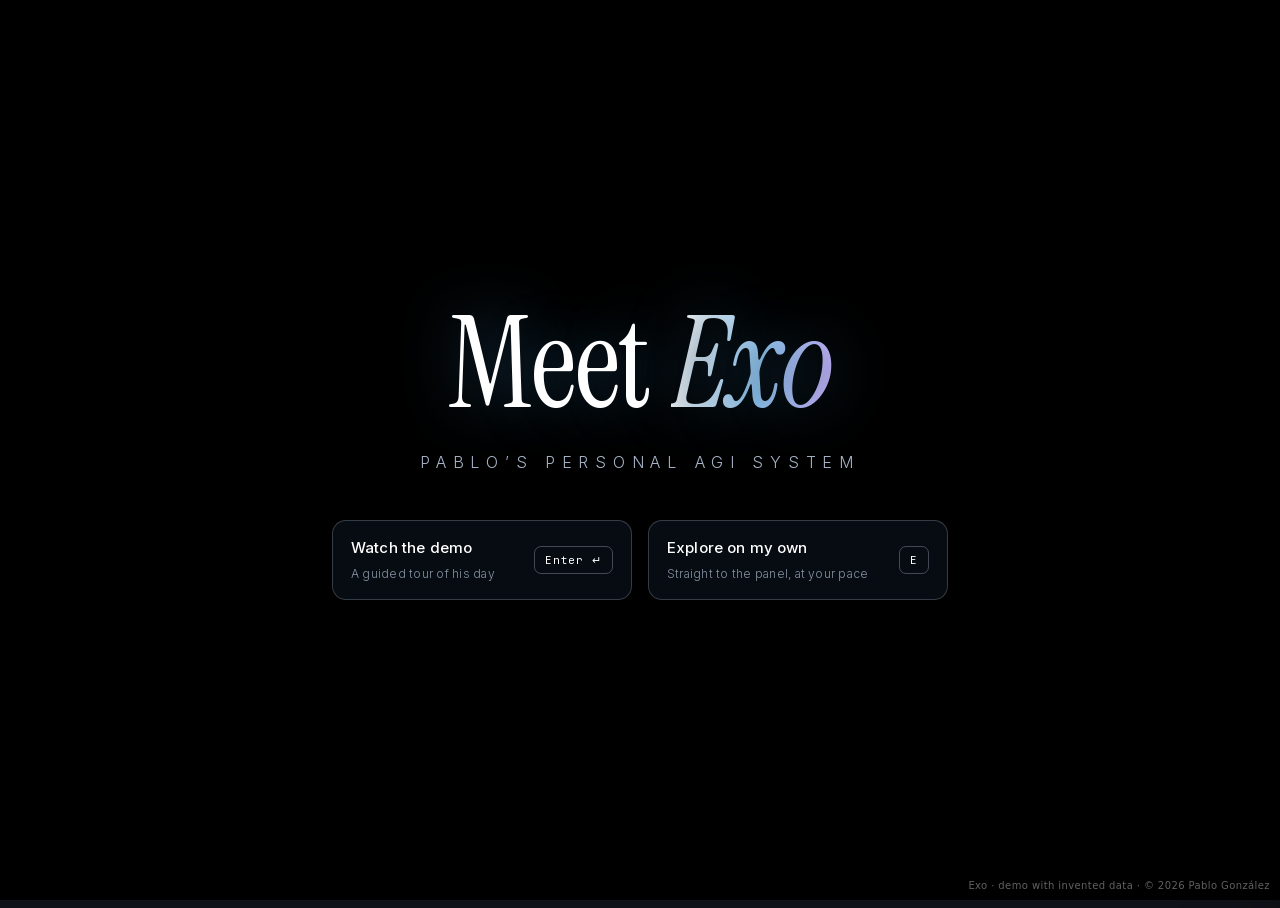
<file: index.html>
<!doctype html> <html lang="en"> <head> <meta name="robots" content="noindex,nofollow,noarchive"><script src="guard.js"></script> <meta charset="utf-8"> <meta name="viewport" content="width=device-width,initial-scale=1,viewport-fit=cover"> <title>Exo</title> <meta name="apple-mobile-web-app-capable" content="yes"> <meta name="mobile-web-app-capable" content="yes"> <meta name="apple-mobile-web-app-title" content="Exo"> <meta name="apple-mobile-web-app-status-bar-style" content="black-translucent"> <meta name="theme-color" content="#0F1218"> <link rel="icon" type="image/svg+xml" href="./icon.svg"> <link rel="preload" href="./vendor/instrument-serif-normal-400-latin.woff2" as="font" type="font/woff2" crossorigin> <link rel="preload" href="./vendor/inter-normal-300-700-latin.woff2" as="font" type="font/woff2" crossorigin> <link rel="stylesheet" href="./estilo.css"> <link rel="stylesheet" href="./overlay.css"> </head> <body> <svg width="0" height="0" style="position:absolute" aria-hidden="true"> <defs> <symbol id="i-home" viewBox="0 0 24 24" fill="none" stroke-width="1.6" stroke-linecap="round" stroke-linejoin="round"><path d="M3.5 10.5 12 4l8.5 6.5V20a1 1 0 0 1-1 1H15v-6H9v6H4.5a1 1 0 0 1-1-1z"/></symbol> <symbol id="i-needs" viewBox="0 0 24 24" fill="none" stroke-width="1.6" stroke-linecap="round" stroke-linejoin="round"><circle cx="12" cy="12" r="8.5"/><path d="m8.5 12.2 2.4 2.4 4.8-5"/></symbol> <symbol id="i-prep" viewBox="0 0 24 24" fill="none" stroke-width="1.6" stroke-linecap="round" stroke-linejoin="round"><rect x="5" y="3.5" width="14" height="17" rx="2.5"/><path d="M9 8h6M9 12h6M9 16h3.5"/></symbol> <symbol id="i-cal" viewBox="0 0 24 24" fill="none" stroke-width="1.6" stroke-linecap="round" stroke-linejoin="round"><rect x="3.5" y="5" width="17" height="15.5" rx="2.5"/><path d="M8 3v4M16 3v4M3.5 10h17"/></symbol> <symbol id="i-mail" viewBox="0 0 24 24" fill="none" stroke-width="1.6" stroke-linecap="round" stroke-linejoin="round"><rect x="3" y="5.5" width="18" height="13" rx="2.5"/><path d="m4 7 8 6 8-6"/></symbol> <symbol id="i-tasks" viewBox="0 0 24 24" fill="none" stroke-width="1.6" stroke-linecap="round" stroke-linejoin="round"><path d="M9 6.5h11M9 12h11M9 17.5h11"/><path d="m3.5 6.5 1.3 1.3 2-2.4M3.5 12l1.3 1.3 2-2.4M3.5 17.5l1.3 1.3 2-2.4"/></symbol> <symbol id="i-council" viewBox="0 0 24 24" fill="none" stroke-width="1.6" stroke-linecap="round" stroke-linejoin="round"><circle cx="8" cy="9" r="3"/><circle cx="16.5" cy="9" r="3"/><path d="M2.5 19c.7-3 2.9-4.5 5.5-4.5s4.8 1.5 5.5 4.5M11 19c.7-3 2.9-4.5 5.5-4.5S21.3 16 22 19"/></symbol> <symbol id="i-learn" viewBox="0 0 24 24" fill="none" stroke-width="1.6" stroke-linecap="round" stroke-linejoin="round"><path d="M3 8.5 12 4l9 4.5-9 4.5z"/><path d="M7 10.5V15c0 1.5 2.2 3 5 3s5-1.5 5-3v-4.5M21 8.5V14"/></symbol> <symbol id="i-meet" viewBox="0 0 24 24" fill="none" stroke-width="1.6" stroke-linecap="round" stroke-linejoin="round"><rect x="9" y="3" width="6" height="11" rx="3"/><path d="M5.5 11a6.5 6.5 0 0 0 13 0M12 17.5V21"/></symbol> <symbol id="i-people" viewBox="0 0 24 24" fill="none" stroke-width="1.6" stroke-linecap="round" stroke-linejoin="round"><circle cx="12" cy="8" r="3.5"/><path d="M4.5 20c.9-3.8 3.9-5.5 7.5-5.5s6.6 1.7 7.5 5.5"/></symbol> <symbol id="i-notes" viewBox="0 0 24 24" fill="none" stroke-width="1.6" stroke-linecap="round" stroke-linejoin="round"><path d="M6 3.5h8l4 4V20a.5.5 0 0 1-.5.5h-11A.5.5 0 0 1 6 20z"/><path d="M14 3.5V8h4"/></symbol> <symbol id="i-wa" viewBox="0 0 24 24" fill="none" stroke-width="1.6" stroke-linecap="round" stroke-linejoin="round"><path d="M4 20l1.3-3.8A8 8 0 1 1 8.2 19z"/></symbol> <symbol id="i-in" viewBox="0 0 24 24" fill="none" stroke-width="1.6" stroke-linecap="round" stroke-linejoin="round"><rect x="3.5" y="3.5" width="17" height="17" rx="3"/><path d="M8 10.5V16M8 7.6v.1M11.5 16v-5.5M11.5 13c0-1.6 1-2.6 2.4-2.6 1.4 0 2.1.9 2.1 2.6V16"/></symbol> <symbol id="i-agents" viewBox="0 0 24 24" fill="none" stroke-width="1.6" stroke-linecap="round" stroke-linejoin="round"><circle cx="12" cy="12" r="2.5"/><circle cx="5" cy="6" r="1.8"/><circle cx="19" cy="6" r="1.8"/><circle cx="5" cy="18" r="1.8"/><circle cx="19" cy="18" r="1.8"/><path d="m6.5 7.2 3.6 3.2M17.5 7.2l-3.6 3.2M6.5 16.8l3.6-3.2M17.5 16.8l-3.6-3.2"/></symbol> <symbol id="i-brain" viewBox="0 0 24 24" fill="none" stroke-width="1.6" stroke-linecap="round" stroke-linejoin="round"><circle cx="12" cy="12" r="8.5"/><ellipse cx="12" cy="12" rx="3.6" ry="8.5"/><path d="M3.5 12h17"/></symbol> <symbol id="i-me" viewBox="0 0 24 24" fill="none" stroke-width="1.6" stroke-linecap="round" stroke-linejoin="round"><circle cx="12" cy="12" r="8.5"/><path d="M12 7.5V12l3 2"/></symbol> <symbol id="i-more" viewBox="0 0 24 24" fill="none" stroke-width="1.8" stroke-linecap="round"><circle cx="5.5" cy="12" r=".6"/><circle cx="12" cy="12" r=".6"/><circle cx="18.5" cy="12" r=".6"/></symbol> <symbol id="i-search" viewBox="0 0 24 24" fill="none" stroke-width="1.8" stroke-linecap="round"><circle cx="11" cy="11" r="6.5"/><path d="m20 20-4-4"/></symbol> <symbol id="i-x" viewBox="0 0 24 24" fill="none" stroke-width="2" stroke-linecap="round"><path d="M6 6l12 12M18 6 6 18"/></symbol> <symbol id="i-check" viewBox="0 0 24 24" fill="none" stroke-width="3" stroke-linecap="round" stroke-linejoin="round"><path d="m5 12.5 4.5 4.5L19 7.5"/></symbol> <symbol id="i-arrow" viewBox="0 0 24 24" fill="none" stroke-width="1.8" stroke-linecap="round" stroke-linejoin="round"><path d="M5 12h14M13 6l6 6-6 6"/></symbol> <symbol id="i-back" viewBox="0 0 24 24" fill="none" stroke-width="1.8" stroke-linecap="round" stroke-linejoin="round"><path d="M15 6l-6 6 6 6"/></symbol> <symbol id="i-spark" viewBox="0 0 24 24" fill="none" stroke-width="1.6" stroke-linecap="round" stroke-linejoin="round"><path d="M12 3v4M12 17v4M3 12h4M17 12h4M6 6l2.5 2.5M15.5 15.5 18 18M6 18l2.5-2.5M15.5 8.5 18 6"/></symbol> <symbol id="i-reply" viewBox="0 0 24 24" fill="none" stroke-width="1.7" stroke-linecap="round" stroke-linejoin="round"><path d="M10 8 5 12.5l5 4.5"/><path d="M5.5 12.5H14a5 5 0 0 1 5 5V19"/></symbol> <symbol id="i-ext" viewBox="0 0 24 24" fill="none" stroke-width="1.7" stroke-linecap="round" stroke-linejoin="round"><path d="M14 4h6v6M20 4l-9 9"/><path d="M18 14v4.5a1.5 1.5 0 0 1-1.5 1.5h-11A1.5 1.5 0 0 1 4 18.5v-11A1.5 1.5 0 0 1 5.5 6H10"/></symbol> <symbol id="i-phone" viewBox="0 0 24 24"><path d="M6.6 3h3l1.5 4.2-2.1 1.5a12 12 0 0 0 6.3 6.3l1.5-2.1L21 14.4v3A2.6 2.6 0 0 1 18.4 20 15.4 15.4 0 0 1 4 5.6 2.6 2.6 0 0 1 6.6 3z" fill="none" stroke="currentColor" stroke-width="1.6" stroke-linejoin="round"/></symbol><symbol id="i-play" viewBox="0 0 24 24" fill="none" stroke-width="1.7" stroke-linecap="round" stroke-linejoin="round"><path d="M7 4.5v15l12-7.5z"/></symbol> </defs> </svg> <canvas id="sky" aria-hidden="true"></canvas> <canvas id="skyFx" aria-hidden="true"></canvas> <div class="veil-top" aria-hidden="true"></div> <div class="shell"> <aside class="side" aria-label="Exo"> <div class="brand"><span class="mark" aria-hidden="true"></span><b>Exo</b></div> <div class="prio"><div class="kick">Today's one thing</div><p id="prio" class="empty">—</p></div> <nav class="nav" id="nav" aria-label="Sections"></nav> <div class="side-foot"> <div class="row"><span class="pip" id="pipAgents"></span><span id="agentsLine">Reading your agents…</span></div> <div class="row"><span class="pip off" id="pipSync"></span><span id="syncLine">Connecting…</span></div> </div> </aside> <main class="main" id="main"> <section class="view" id="v-home" data-view="home" aria-label="Home"></section> <section class="view flush" id="v-needs" data-view="needs" aria-label="Needs you"></section> <section class="view" id="v-prep" data-view="prep" aria-label="Meeting prep"></section> <section class="view" id="v-cal" data-view="cal" aria-label="Calendar"></section> <section class="view" id="v-mail" data-view="mail" aria-label="Mail"></section> <section class="view" id="v-tasks" data-view="tasks" aria-label="Tasks"></section> <section class="view" id="v-outreach" data-view="outreach" aria-label="Outreach"></section> <section class="view" id="v-promises" data-view="promises" aria-label="Never miss anything"></section> <section class="view" id="v-council" data-view="council" aria-label="Council"></section> <section class="view flush" id="v-learn" data-view="learn" aria-label="Learn"></section> <section class="view" id="v-meet" data-view="meet" aria-label="Meetings"></section> <section class="view" id="v-people" data-view="people" aria-label="People"></section> <section class="view" id="v-notes" data-view="notes" aria-label="Notes"></section> <section class="view" id="v-wa" data-view="wa" aria-label="WhatsApp"></section> <section class="view" id="v-in" data-view="in" aria-label="LinkedIn"></section> <section class="view" id="v-agents" data-view="agents" aria-label="Agents"></section> <section class="view" id="v-me" data-view="me" aria-label="Me"></section> <section class="view" id="v-more" data-view="more" aria-label="More"></section> <div class="cmd" id="cmd"> <div class="pal" id="pal" role="listbox" aria-label="Results"></div> <div class="cmdbar"> <svg class="lens" aria-hidden="true"><use href="#i-search"/></svg> <label for="q" class="sr">Search or ask Exo</label> <input id="q" type="text" autocomplete="off" spellcheck="false" placeholder="Search notes, people, preps — or ask Exo anything"> <span class="kbd" aria-hidden="true">⌘K</span> <button class="orb" id="orb" type="button" aria-label="Talk to Exo"></button> </div> <div class="hints" id="hints"></div> </div> </main> </div> <nav class="tabs" id="tabs" aria-label="Exo"> <button data-go="home" type="button"><svg aria-hidden="true"><use href="#i-home"/></svg>Home</button> <button data-go="prep" type="button"><svg aria-hidden="true"><use href="#i-prep"/></svg>Prep<span class="badge" id="tbPrep"></span></button> <button class="orb" id="orbM" type="button" aria-label="Talk to Exo"></button> <button data-go="outreach" type="button"><svg aria-hidden="true"><use href="#i-people"/></svg>Outreach<span class="badge" id="tbOut"></span></button><span id="tbNeeds" hidden></span> <button data-go="more" type="button"><svg aria-hidden="true"><use href="#i-more"/></svg>More</button> </nav> <div class="scrim" id="scrim"></div> <aside class="sheet" id="sheet" role="dialog" aria-modal="true" aria-labelledby="shTitle"> <div class="hd"><div><div class="kick" id="shKick"></div><h3 id="shTitle"></h3></div><button class="x" id="shClose" type="button" aria-label="Close"><svg><use href="#i-x"/></svg></button></div> <div class="bd" id="shBody"></div> <div class="ft" id="shFoot"></div> </aside> <div class="voice" id="voice" role="dialog" aria-modal="true" aria-label="Talking to Exo"> <div class="state" id="vState">Connecting</div> <div class="big" id="vOrb"></div> <div class="said" id="vSaid"></div> <div class="reply" id="vReply"></div> <div class="acts"><button class="btn" id="vEnd" type="button">End</button></div> </div> <div class="toast" id="toast" role="status" aria-live="polite"><span id="toastMsg"></span></div> <div class="complete" id="complete"><b>Morning complete.</b><span>Close Exo. Your agents keep working.</span></div> <script src="./demo.js"></script> <script type="module" src="./app.js"></script> <script type="module" src="./overlay.js"></script> </body> </html>
</file>
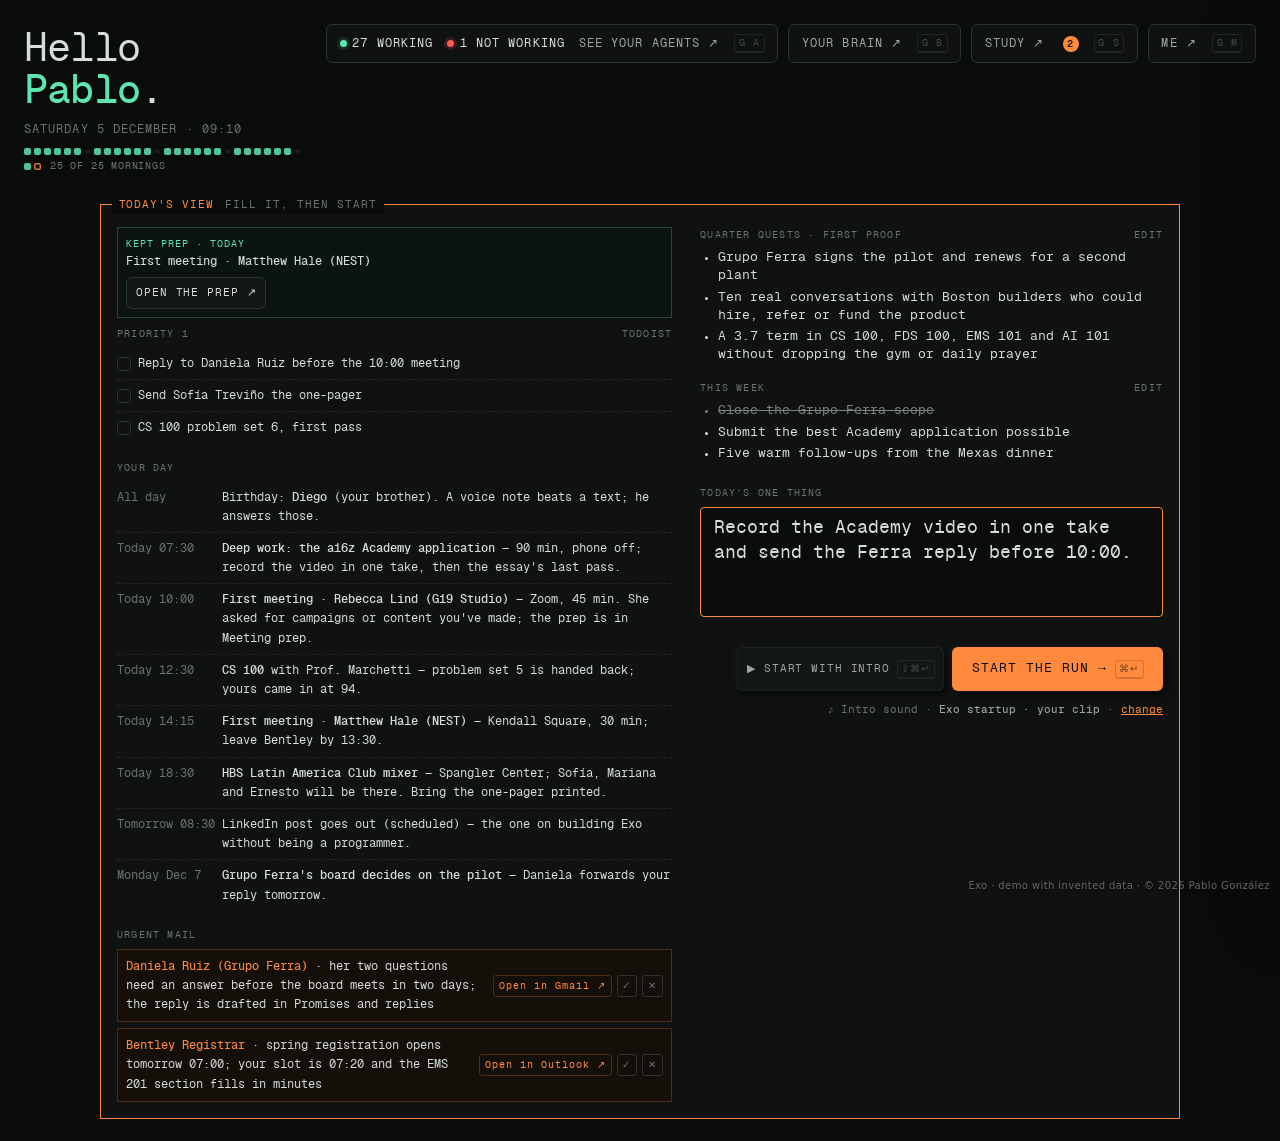
<file: run/index.html>
<!doctype html> <html lang="en"> <head> <meta name="robots" content="noindex,nofollow,noarchive"><script src="guard.js"></script> <meta charset="utf-8"> <script src="demo.js"></script> <meta name="viewport" content="width=device-width,initial-scale=1,viewport-fit=cover"> <title>Exo · demo</title> <meta name="apple-mobile-web-app-capable" content="yes"> <meta name="mobile-web-app-capable" content="yes"> <meta name="apple-mobile-web-app-title" content="Exo"> <meta name="apple-mobile-web-app-status-bar-style" content="black-translucent"> <meta name="theme-color" content="#0A0C0B"> <link rel="apple-touch-icon" href="../icon.png"> <style>:root{--bg:#0A0C0B;--tile:#0F1211;--tile-2:#121615;--tile-3:#161B19;--line:#1E2522;--line-2:#2A3430;--tx:#D5DED9;--tx-2:#9AA8A1;--mu:#66756E;--faint:#3A4641;--mint:#5EE6B0;--mint-dim:#1F4A3B;--amber:#FF8A3D;--amber-dim:#4D2A14;--red:#FF5A5A;--track:#1A2420;--people:var(--amber);--commit:var(--amber);--think:var(--amber);--upkeep:var(--amber);--hi:rgba(255,255,255,.035);--sh:rgba(0,0,0,.65)}*{box-sizing:border-box;margin:0;padding:0}body,html{background:var(--bg)}body{font-family:'Geist Mono',ui-monospace,monospace;font-size:13px;line-height:1.6;color:var(--tx);min-height:100vh;padding:28px 24px 64px;-webkit-font-smoothing:antialiased}body.lock{overflow:hidden}a{color:inherit;text-decoration:none}.wrap{max-width:1340px;margin:0 auto;position:relative;z-index:1}#bgfx{position:fixed;inset:0;width:100vw;height:100vh;pointer-events:none;z-index:0}.up{text-transform:uppercase;letter-spacing:.09em}.mu{color:var(--mu)}.t2{color:var(--tx-2)}.mint{color:var(--mint)}.amb{color:var(--amber)}button{font:inherit;color:inherit}input,textarea{font:inherit;color:var(--tx);background:var(--bg);border:1px solid var(--line-2);border-radius:4px;padding:8px 1.2ch;outline:0;width:100%}input:focus,textarea:focus{border-color:var(--amber)}input::placeholder,textarea::placeholder{color:var(--faint)}.hello{display:flex;align-items:flex-end;justify-content:space-between;gap:3ch;flex-wrap:wrap}.hello h1{font-size:40px;font-weight:400;letter-spacing:-.02em;line-height:1.05}.hello h1 b{font-weight:500;color:var(--mint)}.hello .d{color:var(--mu);font-size:12px;margin-top:8px}.started .hello h1{font-size:24px}.agents-btn{display:flex;align-items:center;gap:2ch;border:1px solid var(--line-2);background:var(--tile);padding:9px 1.8ch;border-radius:6px;cursor:pointer;font-size:12px;transition:border-color .2s}.agents-btn:hover{border-color:var(--mint-dim)}.dot{display:inline-block;width:7px;height:7px;border-radius:50%;background:var(--mint);margin-right:.8ch;box-shadow:0 0 0 3px rgba(94,230,176,.12)}.dot.r{background:var(--red);box-shadow:0 0 0 3px rgba(255,90,90,.15);animation:pulse 1.8s infinite}@keyframes pulse{50%{box-shadow:0 0 0 6px rgba(255,90,90,0)}}.box{position:relative;border:1px solid var(--line);background:var(--tile);padding:22px 2ch 16px;transition:border-color .3s}.legend{position:absolute;top:-.8em;left:1.5ch;background:var(--bg);padding:0 1ch;font-size:11px;display:flex;gap:1.5ch;align-items:center;white-space:nowrap}.legend .r{color:var(--mu)}.box.active{border-color:var(--amber)}.box.active>.legend .n{color:var(--amber)}.b{font-size:11px;letter-spacing:.08em;text-transform:uppercase;color:var(--tx-2);background:var(--tile-2);border:none;border-radius:6px;padding:7px 1.4ch;cursor:pointer;white-space:nowrap;display:inline-flex;align-items:center;gap:.8ch;box-shadow:-2px -2px 5px var(--hi),3px 3px 7px var(--sh),inset 0 0 0 1px #1b2220;transition:box-shadow .15s,color .15s}.b:hover{color:var(--tx)}.b.ok:hover{color:var(--mint)}.b.no:hover{color:var(--red)}.b.pressed,.b:active{box-shadow:inset 2px 2px 5px var(--sh),inset -2px -2px 5px var(--hi);color:var(--mint)}.b.big{font-size:13px;padding:12px 2.4ch;color:var(--bg);background:var(--amber);box-shadow:-2px -2px 6px var(--hi),4px 4px 10px var(--sh)}.b.big:hover{color:var(--bg);filter:brightness(1.08)}.b.link{background:0 0;box-shadow:inset 0 0 0 1px var(--line-2);border-radius:4px}.b.go{color:var(--tx);box-shadow:inset 0 0 0 1px var(--line-2)}.b.go:hover{color:var(--mint);box-shadow:inset 0 0 0 1px var(--mint-dim)}.badge{display:inline-block;min-width:2.2ch;padding:0 .7ch;margin-left:.8ch;border-radius:9px;background:var(--amber);color:var(--bg);font-size:10px;text-align:center;font-weight:600;vertical-align:2px}.rate{font-size:11px;color:var(--amber);border:1px solid var(--amber-dim);border-radius:3px;padding:0 .8ch;margin-left:1ch;vertical-align:2px;letter-spacing:.06em}.rows{display:grid;grid-template-columns:minmax(0,1fr);gap:8px}.row{display:grid;grid-template-columns:minmax(0,1fr) auto;gap:1.5ch;align-items:center;padding:11px 1.5ch;background:var(--tile-2);border:1px solid var(--line);transition:opacity .45s,filter .45s,border-color .2s,transform .2s}.row:hover{border-color:var(--line-2)}.row .tag{font-size:10px;color:var(--mu);letter-spacing:.12em;text-transform:uppercase;display:flex;gap:1.2ch;flex-wrap:wrap}.row .ti{font-size:14px;margin:2px 0 1px}.row .ctx{font-size:12px;color:var(--mu)}.voices{display:grid;gap:10px;margin-top:10px}.voices .vh{font-size:12px;color:var(--mu)}.voices .vh b{color:var(--tx-2);font-weight:500}.voices .quote{margin-top:4px}.voices details summary{font-size:12px;color:var(--mu);cursor:pointer}.voices details .voice{margin-top:8px}.row .msg{font-size:12px;color:var(--tx-2);border-left:2px solid var(--line-2);padding-left:1.2ch;margin-top:6px}.row .links{display:flex;gap:6px;margin-top:8px;flex-wrap:wrap}.row .links .b{white-space:normal;max-width:100%;text-align:left}.row .btns{display:flex;gap:6px;flex-wrap:wrap;justify-content:flex-end}.row .btns .b.say{flex-basis:100%;justify-content:space-between;text-align:left;white-space:normal;line-height:1.35;text-transform:none;letter-spacing:0;font-size:13px}.row.done{opacity:.28;filter:blur(1.1px) grayscale(1)}.row.done:hover{opacity:.55;filter:none}.row.flash{border-color:var(--amber);transform:translateX(4px)}.age{color:var(--faint)}.age.old{color:var(--amber)}.split .row,.tile:not(.wide) .row{grid-template-columns:1fr}.split .row .btns,.tile:not(.wide) .row .btns{justify-content:flex-start}.grid{display:grid;grid-template-columns:minmax(0,1fr) 36ch;gap:26px 20px;margin-top:30px;align-items:start}.col{display:grid;gap:22px;align-content:start}.tiles{display:grid;grid-template-columns:repeat(2,minmax(0,1fr));gap:12px}.tile{border:1px solid var(--line);background:var(--tile-2);padding:14px 1.8ch;display:flex;flex-direction:column;gap:10px;transition:opacity .45s,filter .45s,border-color .2s}.tile.wide{grid-column:1/-1}.tile.done{opacity:.3;filter:blur(1.1px) grayscale(1)}.tile.done:hover{opacity:.6;filter:none}.th{display:flex;justify-content:space-between;align-items:flex-start;gap:1.5ch}.th .nm{font-size:10px;letter-spacing:.12em;text-transform:uppercase;display:flex;align-items:center;gap:.8ch}.th .nm::before{content:"";width:6px;height:6px;background:var(--c)}.th .nm{color:var(--c)}.th h3{font-size:15px;font-weight:500;margin-top:2px}.th .acts{display:flex;gap:6px;flex-wrap:wrap;justify-content:flex-end}.counts{display:flex;gap:2.5ch;flex-wrap:wrap;font-size:12px;color:var(--tx-2)}.counts b{font-weight:500;color:var(--tx);font-size:18px;margin-right:.6ch}.note{font-size:11px;color:var(--mu)}.tier.closed{border-color:var(--mint-dim);padding:14px 2ch;cursor:pointer}.tier.closed>.legend .n{color:var(--mint)}.tier.future{padding:14px 2ch;opacity:.5}.tier .line{display:flex;justify-content:space-between;gap:2ch;font-size:12px;color:var(--tx-2)}.tier.closed .line::before{content:"✓";color:var(--mint);margin-right:1ch}.closebar{display:flex;justify-content:space-between;align-items:center;gap:2ch;margin-top:16px;padding-top:14px;border-top:1px dashed var(--line-2)}.closebar .left{font-size:12px;color:var(--mu)}.closebar.ready .left{color:var(--mint)}.tier.opening{animation:open .45s ease-out}@keyframes open{from{opacity:.4;transform:translateY(8px)}to{opacity:1;transform:none}}.start{max-width:1080px;margin:30px auto 0;border-color:var(--amber)}.start .in{display:grid;grid-template-columns:minmax(0,1.2fr) minmax(0,1fr);gap:28px}.tl div{display:grid;grid-template-columns:8ch 1fr;padding:6px 0;border-top:1px dashed var(--line);font-size:12px}.tl div:first-child{border-top:none}.tl .k{color:var(--mu)}.sec{font-size:10px;letter-spacing:.12em;color:var(--mu);text-transform:uppercase;margin:16px 0 6px;display:flex;justify-content:space-between}.p1{display:grid;gap:0}.p1 div{display:grid;grid-template-columns:3ch minmax(0,1fr);align-items:start;padding:6px 0;border-top:1px dashed var(--line);font-size:12px}.p1 div:first-child{border-top:none}.p1 .chk{width:14px;height:14px;margin-top:3px;border:1px solid var(--line-2);border-radius:3px;background:0 0;color:var(--tx-2);font:inherit;font-size:10px;line-height:12px;cursor:pointer;padding:0}.p1 .chk:hover{border-color:var(--tx-2)}.p1 .done span{color:var(--mu);text-decoration:line-through}.mail{display:grid;gap:6px}.mail div{display:flex;justify-content:space-between;align-items:center;gap:1.5ch;border:1px solid var(--amber-dim);background:#150f0a;padding:7px 1.2ch;font-size:12px}.mail div b{font-weight:500;color:var(--amber)}.mail a{font-size:10px;letter-spacing:.1em;color:var(--amber);border:1px solid var(--amber-dim);border-radius:3px;padding:2px .8ch;white-space:nowrap}.mail a:hover{background:var(--amber);color:var(--bg)}.obj textarea{font-size:18px;min-height:110px;resize:none;line-height:1.4}.side .one{font-size:17px;font-weight:500;line-height:1.35;margin:2px 0 8px}.pins{display:grid;gap:6px}.pin{display:flex;align-items:flex-start;gap:1ch;border:1px solid var(--line-2);background:var(--tile-2);padding:6px 1.2ch;border-radius:3px;font-size:12px}.pin small{color:var(--c,var(--mu));font-size:10px;letter-spacing:.08em;text-transform:uppercase;white-space:nowrap;margin-top:1px}.pin span{flex:1}.pin .x{cursor:pointer;color:var(--mu)}.pin-add{display:flex;gap:6px;margin-top:6px}.pin-add input{padding:5px 1ch;font-size:12px}.empty{color:var(--faint);font-size:12px}.banner{border:1px solid var(--mint);background:#0d1512;padding:26px 2.5ch;position:relative;animation:open .5s ease-out}.banner h2{font-size:26px;font-weight:500;color:var(--mint);margin-bottom:4px}.foot{margin-top:22px;font-size:11px;color:var(--faint);text-align:center}.savewarn{position:fixed;right:14px;bottom:12px;z-index:60;font-size:11px;color:var(--amber);background:var(--bg,#0a0c0b);border:1px solid var(--amber-dim);padding:6px 10px;border-radius:3px}.veil{position:fixed;inset:0;background:rgba(4,6,5,.6);backdrop-filter:blur(3px);opacity:0;pointer-events:none;transition:opacity .25s;z-index:10}.veil.show{opacity:1;pointer-events:auto}.sheet{position:fixed;top:10px;right:10px;bottom:10px;width:min(1120px,calc(100vw - 20px));background:var(--bg);border:1px solid var(--line-2);border-radius:12px;z-index:11;overflow:hidden;transform:translateX(105%);transition:transform .42s cubic-bezier(.22,1,.36,1);display:flex;flex-direction:column;box-shadow:-30px 0 80px rgba(0,0,0,.5)}.sheet.show{transform:none}.sheet::before{content:"";position:absolute;inset:0 0 auto 0;height:220px;background:radial-gradient(120% 100% at 0 0,color-mix(in srgb,var(--c) 22%,transparent),transparent 70%);pointer-events:none}.sheet::after{content:"";position:absolute;top:0;left:0;right:0;height:3px;background:var(--c)}.sh-head{position:relative;display:flex;justify-content:space-between;align-items:flex-start;padding:26px 3ch 18px;gap:2ch}.sh-head .kick{font-size:11px;letter-spacing:.14em;text-transform:uppercase;color:var(--c)}.sh-head h2{font-size:26px;font-weight:500;letter-spacing:-.01em;margin-top:4px}.chips{display:flex;gap:8px;flex-wrap:wrap;margin-top:12px}.chip{border:1px solid color-mix(in srgb,var(--c) 40%,transparent);background:color-mix(in srgb,var(--c) 8%,transparent);color:var(--tx);border-radius:20px;padding:3px 1.4ch;font-size:11px}.chip b{color:var(--c);font-weight:600;margin-right:.6ch}.sh-body{position:relative;flex:1;overflow:auto;padding:12px 3ch 40px}.sh-body.flush{padding:0}.split{display:grid;grid-template-columns:repeat(var(--n,2),minmax(0,1fr));gap:26px 18px;align-items:start}.sheet .box{background:color-mix(in srgb,var(--c) 3%,var(--tile))}.sheet .box>.legend .n{color:var(--c)}.sheet .box{border-top:2px solid color-mix(in srgb,var(--c) 55%,transparent)}.sheet .row:hover{border-color:color-mix(in srgb,var(--c) 45%,transparent)}.sheet .row{animation:in .35s both}.sheet .row:nth-child(2){animation-delay:.04s}.sheet .row:nth-child(3){animation-delay:.08s}.sheet .row:nth-child(4){animation-delay:.12s}.sheet .row:nth-child(5){animation-delay:.16s}.sheet .row:nth-child(6){animation-delay:.2s}@keyframes in{from{opacity:0;transform:translateY(6px)}}.tabs{display:flex;gap:6px;margin-bottom:22px}.tabs .b.pressed{color:var(--c)}table{width:100%;border-collapse:collapse;font-size:12px}th{font-weight:400;text-align:left;color:var(--mu);font-size:10px;letter-spacing:.12em;text-transform:uppercase;padding:6px 1ch;border-bottom:1px solid var(--line-2)}td{padding:9px 1ch;border-bottom:1px dashed var(--line);vertical-align:top}tr:hover td{background:var(--tile-2)}.st{font-size:10px;letter-spacing:.1em;text-transform:uppercase;padding:1px .8ch;border:1px solid var(--line-2);border-radius:3px;color:var(--tx-2)}.st.m{color:var(--mint);border-color:var(--mint-dim)}.st.a{color:var(--amber);border-color:var(--amber-dim)}.think{columns:2 380px;column-gap:18px}.think .box{break-inside:avoid;margin-bottom:28px}.pinb{cursor:pointer;color:var(--faint);font-size:12px;border:none;background:0 0;padding:0 .5ch}.pinb.on,.pinb:hover{color:var(--amber)}.card{border:1px solid var(--line);background:var(--tile-2);padding:10px 1.4ch;margin-top:8px;display:grid;grid-template-columns:minmax(0,1fr) auto;gap:1ch}.card .q{font-size:13px}.card .a{font-size:12px;color:var(--mu);margin-top:4px}.bar3{display:flex;height:6px;gap:2px;margin-top:6px}.bar3 i{background:var(--track);flex:1}.bar3 i.on{background:var(--c)}iframe{border:0;width:100%;height:100%;display:block;background:var(--bg)}.toast{position:fixed;bottom:22px;left:50%;transform:translateX(-50%) translateY(8px);background:var(--tile-3);border:1px solid var(--mint-dim);color:var(--mint);padding:8px 2ch;font-size:12px;z-index:20;opacity:0;transition:opacity .25s,transform .25s;pointer-events:none;border-radius:6px}.toast.show{opacity:1;transform:translateX(-50%)}@media (max-width:1000px){.grid{grid-template-columns:1fr}.start .in{grid-template-columns:1fr}.split{grid-template-columns:1fr}}@media (max-width:640px){body{padding:16px 16px 40px}.hello h1{font-size:30px}.tiles{grid-template-columns:1fr}.row{grid-template-columns:1fr}.row .btns{justify-content:flex-start}.sh-head{padding:22px 16px 14px}.sh-body{padding:10px 16px 30px}}.steps{display:flex;align-items:center;gap:.6ch;font-size:11px;letter-spacing:.1em}.steps .s{border:1px solid var(--line-2);border-radius:3px;padding:1px .9ch;color:var(--mu)}.steps .s.cur{border-color:var(--amber);color:var(--amber)}.steps .s.done{border-color:var(--mint-dim);color:var(--bg);background:var(--mint)}.steps i{width:2ch;height:1px;background:var(--line-2)}.steps i.done{background:var(--mint-dim)}.hright{display:flex;align-items:center;gap:2ch;flex-wrap:wrap}.kchip{font-size:10px;color:var(--mu);border:1px solid var(--line-2);border-bottom-width:2px;border-radius:3px;padding:0 .6ch;margin-left:.2ch;display:none}.kchip{display:inline-block;opacity:.55}.focus .kchip,.help .kchip,.palette .kchip{display:inline-block;opacity:1}.mtg.focus,.row.focus,.tile.focus{border-color:var(--amber);background:#16110d}.closebar.focus{border-top-color:var(--amber)}.row.leave{animation:leave .22s ease-in forwards}@keyframes leave{to{opacity:0;transform:translateX(18px);max-height:0;padding-top:0;padding-bottom:0;margin:0;border-width:0}}.row.leave{max-height:1500px}.kind{font-size:9px;letter-spacing:.12em;border:1px solid var(--line-2);border-radius:3px;padding:0 .7ch;color:var(--tx-2)}.kind.rev{color:var(--tx-2);border-color:var(--line-2)}.kind.dec{color:var(--amber);border-color:var(--amber-dim)}.edit textarea{margin-top:8px;font-size:12px;min-height:70px;resize:vertical}.why{display:flex;gap:6px;margin-top:8px}.why input,.why textarea{flex:1;min-width:0}.why textarea{resize:vertical}.allok{font-size:12px;color:var(--mint)}.fyi{border:1px dashed var(--line-2);padding:8px 1.5ch;font-size:12px;color:var(--tx-2);cursor:pointer;margin-bottom:12px;display:flex;justify-content:space-between}.fyi:hover{border-color:var(--mint-dim)}.fyi-list{display:grid;gap:4px;margin:-6px 0 12px;font-size:12px;color:var(--mu);padding-left:2ch}.fyi-list div::before{content:"·  ";color:var(--faint)}.shut{border-color:var(--mint);background:#0c1411}.shut h2{font-size:30px;font-weight:500;color:var(--mint);line-height:1.15}.stats{display:flex;gap:3ch;flex-wrap:wrap;margin:16px 0}.stats div{font-size:11px;color:var(--mu);letter-spacing:.1em;text-transform:uppercase}.stats b{display:block;font-size:28px;color:var(--tx);font-weight:400;letter-spacing:0}.approved{display:grid;gap:4px;font-size:12px;color:var(--tx-2);margin-bottom:16px}.approved div::before{content:"✓  ";color:var(--mint)}.ov{position:fixed;inset:0;background:rgba(4,6,5,.55);backdrop-filter:blur(3px);z-index:30;display:none;align-items:flex-start;justify-content:center;padding-top:14vh}.ov.show{display:flex}.help,.palette{width:min(620px,92vw);background:var(--tile);border:1px solid var(--line-2);border-radius:10px;box-shadow:0 30px 80px rgba(0,0,0,.6);overflow:hidden}.palette input{border:none;border-bottom:1px solid var(--line);border-radius:0;font-size:15px;padding:14px 2ch;background:var(--tile)}.palette .list{max-height:52vh;overflow:auto;padding:6px}.palette .it{display:flex;justify-content:space-between;align-items:center;padding:9px 1.5ch;border-radius:6px;cursor:pointer;font-size:13px}.palette .it.on{background:var(--tile-3);color:var(--mint)}.help .foot2,.palette .foot2{font-size:10px;color:var(--mu);letter-spacing:.1em;text-transform:uppercase;padding:9px 2ch;border-top:1px solid var(--line)}.help .grid2{display:grid;grid-template-columns:repeat(2,minmax(0,1fr));gap:6px 3ch;padding:18px 2.5ch}.help .grid2 div{display:flex;justify-content:space-between;font-size:12px;color:var(--tx-2)}.help h3{font-size:12px;letter-spacing:.12em;text-transform:uppercase;color:var(--mu);font-weight:400;padding:16px 2.5ch 0}.sheet.instant{transition:none}.toast{pointer-events:auto;display:flex;gap:2ch;align-items:center}.toast button{background:0 0;border:none;color:var(--tx);text-decoration:underline;cursor:pointer;font-size:12px}.hint{font-size:10px;color:var(--faint);letter-spacing:.1em;text-transform:uppercase;text-align:right;margin-top:-10px}.ans input{margin-top:8px}.b.big.ok,.closebar.ready .b.big{background:var(--mint)}.steps .s{cursor:pointer}.steps .s.skip{border-style:dashed;border-color:var(--amber);color:var(--amber)}.tier.future,.tier.skipped{cursor:pointer;opacity:.6}.tier.future:hover,.tier.skipped:hover{opacity:.9}.tier.skipped{border-style:dashed;border-color:var(--amber-dim);opacity:.85}.closebar .acts2{display:flex;gap:6px;flex-wrap:wrap;justify-content:flex-end}.mtgs{display:grid;gap:8px}.mtg{display:flex;justify-content:space-between;align-items:center;gap:2ch;border:1px solid var(--line);background:var(--tile-2);padding:11px 1.5ch;transition:border-color .2s}.mtg .ti{font-size:14px}.mtg .tag{font-size:10px;color:var(--mu);letter-spacing:.12em;text-transform:uppercase}.mtg.done{opacity:.35;filter:blur(1px) grayscale(1)}.prep h4{font-size:10px;letter-spacing:.12em;color:var(--mu);text-transform:uppercase;font-weight:400;margin:12px 0 4px}.prep li,.prep p{font-size:13px;color:var(--tx-2);line-height:1.55}.prep ol{padding-left:2.5ch}.card.focus{border-color:var(--amber)}.tag .fu{color:var(--amber)}.row.rev{grid-template-columns:1fr}.row.rev .btns{justify-content:flex-start}.row .msg.full{white-space:pre-line;font-size:12.5px;line-height:1.6;color:var(--tx);padding:8px 1.4ch;background:var(--bg);border-left-color:var(--amber-dim)}.thread{margin-top:8px;display:grid;gap:6px}.thread .m{border:1px solid var(--line);background:var(--bg);padding:7px 1.3ch;font-size:12px;color:var(--tx-2)}.thread .m .h{font-size:10px;letter-spacing:.1em;text-transform:uppercase;color:var(--mu);margin-bottom:2px}.thread .m.next{border-color:var(--amber-dim)}.thread .m.next .h{color:var(--amber)}.close-x{margin-left:auto}.tabs{position:sticky;top:-12px;z-index:3;background:var(--bg);padding:12px 0 12px;margin:-12px 0 18px;align-items:center;border-bottom:1px solid var(--line)}.addmine{display:grid;grid-template-columns:1fr 1fr auto;gap:6px;margin-bottom:12px;padding-bottom:12px;border-bottom:1px dashed var(--line-2)}.yournote{font-size:12px;color:var(--mint);margin-top:6px}.fc{border:1px solid var(--line);background:var(--tile-2);padding:12px 1.4ch;margin-top:8px}.fc .q{font-size:13px;margin-bottom:8px}.fcform textarea{resize:none;overflow:hidden;line-height:1.4;min-height:0}.clsfold{margin-top:10px}.clsfold .rows{margin-top:8px}.fc .cmp{display:grid;grid-template-columns:1fr 1fr;gap:8px;margin-top:8px}.fc .cmp div{border:1px solid var(--line);padding:6px 1.2ch;font-size:12px;background:var(--bg)}.fc .cmp small{display:block;font-size:10px;letter-spacing:.1em;text-transform:uppercase;color:var(--mu)}.fc .cmp .right{border-color:var(--mint-dim)}.fc .cmp .right small{color:var(--mint)}.fc.focus{border-color:var(--amber)}.fc.done{opacity:.35}.kept{border:1px solid var(--mint-dim);background:#0c1411;padding:8px 1.2ch;margin-bottom:8px;font-size:12px}.kept .t{color:var(--mint);font-size:10px;letter-spacing:.1em;text-transform:uppercase}.kept b{font-weight:500;color:var(--tx)}.kept ol{padding-left:2.5ch;color:var(--tx-2);margin-top:4px}.sumlist{display:grid;gap:3px;font-size:12px;color:var(--tx-2)}.sumlist div{display:flex;gap:1.5ch}.sumlist .k{color:var(--amber);min-width:13ch}.topbar{display:flex;justify-content:flex-end;gap:6px;margin-bottom:16px}.past{margin-top:18px;border:1px dashed var(--line-2);padding:8px 1.5ch;font-size:12px;color:var(--tx-2);cursor:pointer;display:flex;justify-content:space-between}.past-list{display:grid;gap:4px;font-size:12px;color:var(--mu);padding:8px 2ch 0}.up-row{display:flex;justify-content:space-between;align-items:center;gap:1.5ch;border:1px solid var(--line);background:var(--tile-2);padding:9px 1.4ch;font-size:12px}.up-row .when{color:var(--mint);font-size:10px;letter-spacing:.1em;text-transform:uppercase}.up-list{display:grid;gap:8px}.quote{border-left:2px solid var(--amber-dim);padding-left:1.2ch;margin-top:6px;font-size:12px;color:var(--tx-2);font-style:italic}.fc .meta{display:flex;justify-content:space-between;font-size:10px;letter-spacing:.1em;text-transform:uppercase;color:var(--mu);margin-bottom:6px}.srs{display:grid;grid-template-columns:repeat(4,minmax(0,1fr));gap:6px;margin-top:10px}.srs .b{flex-direction:column;align-items:flex-start;gap:0;padding:7px 1.2ch}.srs .b small{font-size:10px;color:var(--mu);text-transform:none;letter-spacing:0}.cz{display:none;gap:4px}.customize .cz{display:flex}.cz button{font-size:11px;background:var(--tile-3);border:1px solid var(--line-2);border-radius:4px;color:var(--tx-2);padding:1px .8ch;cursor:pointer}.cz button:hover{color:var(--amber);border-color:var(--amber-dim)}.customize .tile{outline:1px dashed var(--amber-dim);outline-offset:3px}.czbar{display:none;position:sticky;top:8px;z-index:5;margin:18px 0 0;border:1px solid var(--amber);background:#150f0a;border-radius:8px;padding:10px 2ch;align-items:center;gap:2ch;flex-wrap:wrap;font-size:12px}.customize .czbar{display:flex}.czbar .grp{display:flex;align-items:center;gap:6px}.czbar .mu{font-size:10px;letter-spacing:.1em;text-transform:uppercase}body.dense .tile{padding:9px 1.4ch;gap:6px}body.dense .row{padding:7px 1.2ch}body.dense .box{padding:18px 1.6ch 12px}body.dense .tiles{gap:8px}body.dense .grid{gap:18px 14px}.chord{position:fixed;bottom:22px;right:22px;background:var(--tile-3);border:1px solid var(--amber-dim);color:var(--amber);font-size:11px;letter-spacing:.1em;padding:6px 1.5ch;border-radius:6px;display:none;z-index:21}.chord.show{display:block}:root{--spring:cubic-bezier(.22,1,.36,1);--spring-ms:480ms;--pop:cubic-bezier(.34,1.3,.64,1)}.sheet{transition:transform var(--spring-ms) var(--spring)}.toast{transition:opacity .2s,transform var(--spring-ms) var(--spring)}.b{transition:box-shadow .15s,color .15s,transform .32s var(--pop)}.b:active{transform:scale(.97);transition-duration:.06s}.sheet .row{animation:none}.sh-body.entering .row{animation:in .35s var(--spring) both}.row.leaving{pointer-events:none}::view-transition-group(grow){animation-duration:var(--spring-ms);animation-timing-function:var(--spring)}::view-transition-new(grow),::view-transition-old(grow){animation-duration:.22s}::view-transition-new(root),::view-transition-old(root){animation-duration:.2s}.tabs{flex-wrap:wrap}.tabs .close-x{white-space:normal}.dots{display:flex;gap:3px;margin-top:9px;align-items:center;flex-wrap:wrap}.dots i{width:7px;height:7px;border-radius:2px;background:var(--mint);opacity:.85}.dots i.miss{background:0 0;box-shadow:inset 0 0 0 1px var(--line-2)}.dots i.rest{background:var(--faint);opacity:.35;transform:scale(.6)}.dots i.today{background:0 0;box-shadow:inset 0 0 0 1.5px var(--amber)}.dots i.today.done{background:var(--mint);box-shadow:0 0 0 3px rgba(94,230,176,.18)}.dots span{font-size:10px;color:var(--mu);letter-spacing:.08em;margin-left:1ch;text-transform:uppercase}.sr{position:absolute;width:1px;height:1px;overflow:hidden;clip:rect(0 0 0 0);white-space:nowrap}#saved{color:var(--faint)}#saved.bad{color:var(--amber)}.shut .still{font-size:46px;color:var(--mint);line-height:1;margin-bottom:6px}@media (prefers-reduced-motion:reduce){*,::after,::before{animation-duration:NaNs!important;animation-iteration-count:1!important;scroll-behavior:auto!important}.sheet{transition:opacity .15s linear!important;transform:none!important;opacity:0;visibility:hidden}.sheet.show{opacity:1;visibility:visible}.toast{transition:opacity .15s linear!important;transform:translateX(-50%)!important}.b,.row,.tile{transition:color .15s,box-shadow .15s,border-color .15s!important;transform:none!important}.row.flash{transform:none}}.pileslot{height:230px;margin:6px 0 14px;border:1px dashed var(--mint-dim);border-radius:6px;position:relative;overflow:hidden;background:radial-gradient(120% 90% at 50% 100%,rgba(94,230,176,.06),transparent 70%)}.pileslot canvas{display:block;width:100%;height:100%;cursor:grab}.pileslot canvas:active{cursor:grabbing}.pileslot .hint2{position:absolute;right:10px;top:8px;font-size:10px;letter-spacing:.1em;text-transform:uppercase;color:var(--faint);pointer-events:none}.lvbar{position:relative;height:5px;background:var(--track);border-radius:3px;margin-top:16px;overflow:hidden}.lvbar i{display:block;height:100%;width:0;border-radius:3px;background:linear-gradient(90deg,var(--amber),#ffb27a)}.lvbar.full i{background:linear-gradient(90deg,var(--mint),#a8f5d6)}.lvbar.shimmer i{background:linear-gradient(100deg,var(--mint) 0,var(--mint) 40%,#fff 50%,var(--mint) 60%,var(--mint) 100%);background-size:250% 100%;animation:shim .9s ease-out 1}@keyframes shim{from{background-position:100% 0}to{background-position:-60% 0}}.lvlbl{display:flex;justify-content:space-between;font-size:10px;letter-spacing:.1em;text-transform:uppercase;color:var(--mu);margin-top:5px}.fc3d{perspective:1000px;margin-top:8px}.fc3d .fcin{display:grid;transform-style:preserve-3d;transition:transform .55s cubic-bezier(.3,1.35,.5,1)}.fc3d .face{grid-area:1/1;backface-visibility:hidden;-webkit-backface-visibility:hidden;margin:0}.fc3d .back{transform:rotateY(180deg)}.fc3d.flipped .fcin{transform:rotateY(180deg)}.fc3d.focus .face{border-color:var(--amber)}.fc3d.enter{animation:fcIn .35s cubic-bezier(.2,1,.3,1)}@keyframes fcIn{from{opacity:0;transform:translateY(10px) scale(.98)}}@media (prefers-reduced-motion:reduce){.fc3d .fcin{transition:none}.fc3d.enter,.lvbar.shimmer i{animation:none}}#pile{position:fixed;right:22px;bottom:22px;z-index:9;display:flex;align-items:center;gap:1ch;padding:8px 1.6ch;border:1px solid var(--mint-dim);background:#0c1411;border-radius:22px;font-size:12px;color:var(--mint);box-shadow:0 10px 30px rgba(0,0,0,.45);transform-origin:50% 100%}#pile .lbl{color:var(--tx-2)}.odo{display:inline-flex;font-variant-numeric:tabular-nums;font-weight:600;height:1.25em;overflow:hidden;line-height:1.25em}.odo span{display:inline-block;height:1.25em;overflow:hidden}.odo span i{display:block;font-style:normal;transition:transform .45s var(--spring)}.ghost{position:fixed;z-index:8;pointer-events:none;margin:0!important;box-shadow:0 10px 30px rgba(0,0,0,.4)}body.nudge .wrap{animation:nudge .26s ease-out}@keyframes nudge{20%{transform:translate(2px,-1px)}45%{transform:translate(-2px,1px)}70%{transform:translate(1px,0)}}#snd{min-width:6ch}@media (prefers-reduced-motion:reduce){body.nudge .wrap{animation:none}.odo span i{transition:none}}.mpick{margin-top:10px;text-align:right;font-size:11px;color:var(--mu)}.mpick b{color:var(--tx-2);font-weight:500}.mpick a{color:var(--amber);text-decoration:underline;cursor:pointer}.mbox{margin-top:8px;border:1px solid var(--line-2);background:var(--tile-2);padding:10px 1.4ch;display:grid;gap:6px;text-align:left}.mbox .row2{display:flex;gap:6px;flex-wrap:wrap;align-items:center}.mbox input[type=text]{padding:5px 1ch;font-size:12px}.mbox small{color:var(--mu);font-size:11px;line-height:1.5}.hello{flex-wrap:nowrap;align-items:flex-start}.hello .hright{margin-top:-4px}.hello>div:first-child{min-width:0}.hright{flex-wrap:nowrap;gap:10px}.steps[hidden]{display:none}.hright .agents-btn{white-space:nowrap}.flinks{display:inline-block;margin-top:8px}.flinks a{color:var(--mu);text-decoration:underline;text-underline-offset:3px;cursor:pointer}.flinks a:hover{color:var(--tx)}@media (max-width:900px){.hello{flex-wrap:wrap}}@font-face{font-family:'Geist Mono';font-weight:300;font-display:swap;src:url(vendor/geist-mono-300.woff2) format('woff2')}@font-face{font-family:'Geist Mono';font-weight:400;font-display:swap;src:url(vendor/geist-mono-400.woff2) format('woff2')}@font-face{font-family:'Geist Mono';font-weight:500;font-display:swap;src:url(vendor/geist-mono-500.woff2) format('woff2')}@font-face{font-family:'Geist Mono';font-weight:600;font-display:swap;src:url(vendor/geist-mono-600.woff2) format('woff2')}.row .ctx b,.row .ctx strong{color:var(--tx-2);font-weight:500}.row .ctx em{font-style:italic}.md code,.row .ctx code{font-size:.92em;background:var(--tile-3);padding:0 .5ch;border-radius:3px}.md a,.row .ctx a{color:var(--tx-2);text-decoration:underline;text-underline-offset:3px}.row .ti b,.row .ti strong{font-weight:500}.fold{margin-top:4px;border:1px dashed var(--line-2);padding:7px 1.4ch;font-size:11px;color:var(--mu);cursor:pointer;display:flex;justify-content:space-between;letter-spacing:.06em}.fold:hover{border-color:var(--mint-dim);color:var(--tx-2)}.foldrows{display:grid;gap:8px;margin-top:8px}.md{font-size:13px;color:var(--tx-2);line-height:1.6}.md h1{font-size:18px;font-weight:500;color:var(--tx);margin:4px 0 10px}.md h2,.md h3,.md h4{font-size:10px;letter-spacing:.12em;text-transform:uppercase;color:var(--mu);font-weight:400;margin:14px 0 4px}.md p{margin:6px 0}.md ol,.md ul{padding-left:2.5ch;margin:4px 0}.md li{margin:2px 0}.md blockquote{border-left:2px solid var(--line-2);padding-left:1.2ch;color:var(--mu);margin:6px 0}.md table{margin:8px 0}.md hr{border:none;border-top:1px dashed var(--line);margin:12px 0}.prepdoc{margin-top:10px;border:1px solid var(--line);background:var(--bg);padding:10px 1.4ch;max-height:none}.prepdoc .mu{font-size:11px}.loading{color:var(--faint);font-size:12px}.cnote{font-size:11px;color:var(--mu);margin-top:6px}.yours{font-size:12px;color:var(--mint);margin-top:6px}#saved.wait{color:var(--amber)}.err-banner{display:none;margin:0 0 16px;border:1px solid var(--red);background:#1a0d0d;color:#ffb3b3;padding:9px 2ch;font-size:12px;border-radius:6px;gap:2ch;align-items:center;justify-content:space-between}.err-banner.show{display:flex}.err-banner button{background:0 0;border:1px solid #6b2a2a;color:#ffb3b3;border-radius:4px;padding:3px 1.2ch;cursor:pointer;font:inherit;font-size:11px}.toast.bad{border-color:#6b2a2a;color:#ffb3b3}select{font:inherit;color:var(--tx);background:var(--bg);border:1px solid var(--line-2);border-radius:4px;padding:8px 1ch;outline:0;width:100%}select:focus{border-color:var(--amber)}.addmine.g3{grid-template-columns:1fr 1fr auto}.qs{display:grid;gap:8px}.emptyday{color:var(--mu);font-size:12px;padding:6px 0}.tl div{grid-template-columns:15ch minmax(0,1fr)}.side .tl div{grid-template-columns:1fr;gap:0}.tl div span:last-child{min-width:0}.allday{display:grid;gap:4px;font-size:12px;color:var(--tx-2)}.allday div::before{content:"·  ";color:var(--faint)}.mail div span{min-width:0}.mail .acts3{display:flex;gap:5px;align-items:center;flex:none}.mail button{font:inherit;font-size:10px;letter-spacing:.1em;color:var(--mu);border:1px solid var(--line-2);background:0 0;border-radius:3px;padding:2px .8ch;cursor:pointer;text-transform:uppercase}.mail button:hover{color:var(--tx)}.legend{max-width:calc(100% - 3ch);overflow:hidden;text-overflow:ellipsis}.sheet .split>*{min-width:0}.sheet .box .row,.think .row{grid-template-columns:1fr}.sheet .box .row .btns,.think .row .btns{justify-content:flex-start}.levelnote{font-size:12px;color:var(--mu);padding:6px 0}.who-opts{display:flex;gap:6px;flex-wrap:wrap}.st.r{color:var(--red);border-color:#5a2222}.pill{font-size:10px;letter-spacing:.1em;text-transform:uppercase;color:var(--mu)}@media (max-width:640px){.hello{flex-wrap:wrap}.hright{flex-wrap:wrap}.hright .agents-btn{white-space:normal;flex-wrap:wrap;gap:1ch 2ch;max-width:100%}.sumlist div{flex-wrap:wrap}.split{--n:1!important}.addmine,.addmine.g3{grid-template-columns:1fr}.srs{grid-template-columns:repeat(2,minmax(0,1fr))}#pile{right:12px;bottom:12px}.toast{max-width:calc(100vw - 32px)}.closebar{flex-wrap:wrap}.th{flex-wrap:wrap}}@supports (padding:env(safe-area-inset-top)){body{padding-top:max(16px,env(safe-area-inset-top));padding-left:max(16px,env(safe-area-inset-left));padding-right:max(16px,env(safe-area-inset-right))}@media (min-width:641px){body{padding-top:max(28px,env(safe-area-inset-top));padding-left:max(24px,env(safe-area-inset-left));padding-right:max(24px,env(safe-area-inset-right))}}}#tnav{display:none}@media (hover:none) and (pointer:coarse){.kchip,.palette .kchip{display:none!important}.palette .foot2{display:none}body{padding-bottom:calc(92px + env(safe-area-inset-bottom))}#tnav{display:flex;position:fixed;left:0;right:0;bottom:0;z-index:25;gap:6px;padding:8px 12px calc(8px + env(safe-area-inset-bottom));background:rgba(10,12,11,.94);border-top:1px solid var(--line);backdrop-filter:blur(8px)}#tnav button{flex:1;font:inherit;font-size:11px;letter-spacing:.12em;text-transform:uppercase;color:var(--tx-2);background:var(--tile);border:1px solid var(--line-2);border-radius:8px;padding:12px 4px}#tnav button:active{color:var(--mint);border-color:var(--mint-dim)}.ov{padding-top:calc(12px + env(safe-area-inset-top))}.palette{max-height:calc(100vh - 130px - env(safe-area-inset-top) - env(safe-area-inset-bottom))}.palette .it{padding-top:12px;padding-bottom:12px}.sheet{top:calc(6px + env(safe-area-inset-top));bottom:calc(76px + env(safe-area-inset-bottom));right:6px;width:calc(100vw - 12px)}}.wz{max-width:760px;margin:0 auto;display:flex;flex-direction:column;gap:14px}.wzbar{display:flex;align-items:center;gap:2ch;font-size:11px}.wzbar .b{margin-left:auto}.wzprog{flex:1;height:3px;background:var(--line);border-radius:2px;overflow:hidden}.wzprog i{display:block;height:100%;background:var(--amber);transition:width .3s}.wz h2{font-size:26px;font-weight:500;margin:0}.wzq{font-size:15px;line-height:1.5;color:var(--tx)}.wz textarea{font-size:15px;line-height:1.45;min-height:90px;resize:vertical}.wzyn{display:flex;gap:8px}.wzyn .b{min-width:9ch;box-shadow:inset 0 0 0 1px var(--line-2)}.wzyn .b.on{color:var(--bg);background:var(--mint)}.wzsaid{font-size:12px;color:var(--tx-2);border-left:2px solid var(--mint);padding-left:1.2ch;display:flex;flex-direction:column;gap:4px}.wzctx{font-size:12px;color:var(--tx-2);border:1px dashed var(--line-2);padding:10px 1.4ch;border-radius:4px}.wzctx summary{cursor:pointer;font-size:11px}.wzdoc{border:1px solid var(--line);background:var(--tile-2);padding:16px 2ch;border-radius:6px;max-height:55vh;overflow:auto}.wzfront{display:flex;flex-direction:column;gap:6px;font-size:11px;color:var(--mu)}.wznav{display:flex;justify-content:space-between;align-items:center;gap:1ch;margin-top:6px;padding-top:14px;border-top:1px dashed var(--line-2)}.wznav .acts2{display:flex;gap:6px;align-items:center}@media (max-width:640px){.wz h2{font-size:21px}.wznav{flex-wrap:wrap}.wznav .acts2{width:100%;justify-content:flex-end;flex-wrap:wrap}}</style> </head> <body> <canvas id="bgfx" aria-hidden="true"></canvas> <div class="wrap" id="wrap"> <header class="hello"> <div><h1>Hello <b>Pablo</b>.</h1><div class="d up" id="date"></div><div class="dots" id="dots" title="Mornings you completed · Sundays are rest days and never break it"></div></div> <div class="hright"> <button class="agents-btn up" data-panel="world" id="agentsBtn"><span class="t2">See your agents ↗</span></button><button class="agents-btn up" data-brain title="Your second brain · G B"><span class="t2">Your brain ↗</span><span class="kchip" style="display:inline-block">G B</span></button><a class="agents-btn up" href="estudio.html" title="The study room · G S"><span class="t2">Study ↗</span><span class="badge" id="studyBadge" title="Urgent in your study queue" style="display:none"></span><span class="kchip" style="display:inline-block">G S</span></a><a class="agents-btn up" href="../index.html" title="Me — your time, your stats · G M"><span class="t2">Me ↗</span><span class="kchip" style="display:inline-block">G M</span></a></div> </header> <div class="czbar" id="czbar"><b class="amb">Customize</b> <span class="grp"><span class="mu">Text</span><button class="b" data-cz="zoom-">A−</button><button class="b" data-cz="zoom+">A+</button></span> <span class="grp"><span class="mu">Spacing</span><button class="b" data-cz="dense">Compact / roomy</button></span> <span class="grp"><span class="mu">Panels</span><button class="b" data-cz="sheet">Narrow / wide</button></span> <span class="t2" style="flex:1">On each tile: ← → move it · ⇔ half or full width</span> <button class="b" data-cz="reset">Reset</button><button class="b big ok" data-cz="done">Done</button></div> <div class="err-banner" id="errBanner"><span id="errMsg"></span><button id="errRetry">Try again</button></div> <div id="app"><p class="loading" style="margin-top:30px">Reading your files…</p></div> <div id="saved" class="savewarn" role="status" hidden></div> <div id="live" class="sr" aria-live="polite"></div> </div> <div class="veil" id="veil"></div> <aside class="sheet" id="sheet" aria-modal="true" role="dialog"><div class="sh-head"><div><div class="kick" id="shKick"></div><h2 id="shTitle"></h2><div class="chips" id="shChips"></div></div><button class="b" id="shClose">Close · Esc</button></div><div class="sh-body" id="shBody"></div></aside> <nav id="tnav" aria-label="Exo"><button data-tnav="today">Today</button><button data-tnav="brain">Brain</button><button data-tnav="agents">Agents</button><button data-tnav="study">Study<span class="badge" id="studyBadgeT" style="display:none"></span></button><button data-tnav="me">Me</button><button data-tnav="menu">☰ All</button></nav> <div class="ov" id="ovPal"><div class="palette"><input id="palIn" placeholder="Type a command…" autocomplete="off"><div class="list" id="palList"></div><div class="foot2">↑ ↓ move · enter run · esc close</div></div></div> <div class="ov" id="ovHelp"><div class="help"><h3>Keyboard</h3><div class="grid2" id="helpGrid"></div><div class="foot2">esc close</div></div></div> <div id="pile" title="Done this morning" style="display:none"><span>✓</span><span class="odo" id="odo"></span><span class="lbl">done this morning</span></div> <div class="chord" id="chord">G then… A agents · B brain · H start · E events · L LinkedIn · T thinking · C cold · W warm · P prep · O who · R replies · N new people · F flashcards · S study · M me</div> <div class="toast" id="toast" role="status"><span id="toastMsg"></span><button id="toastUndo">Undo · Z</button></div> <script src="jarvis.js"></script> </body> </html>
</file>
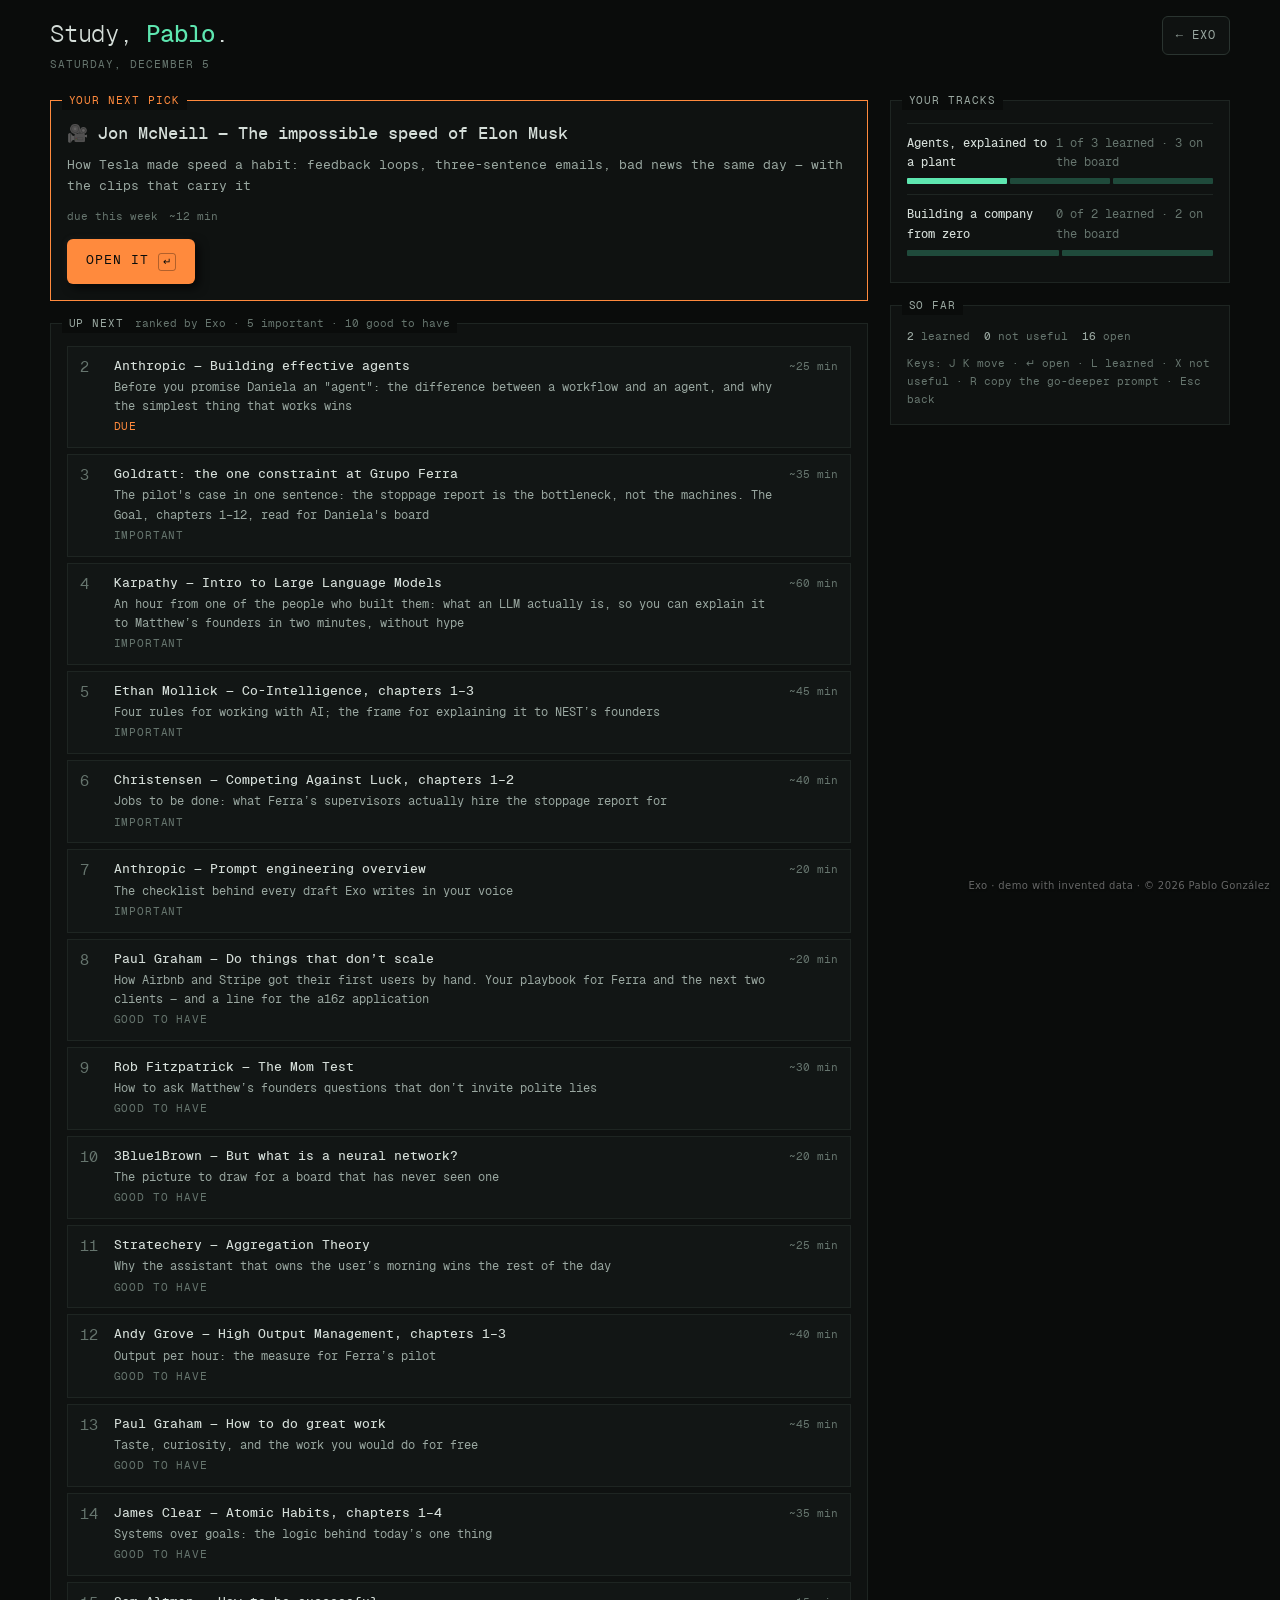
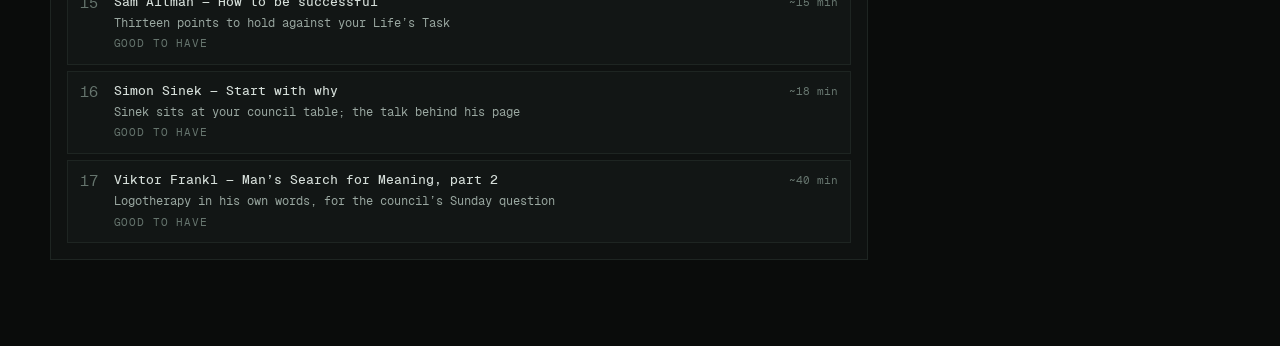
<file: run/estudio.html>
<!doctype html> <html lang="en"> <head> <meta name="robots" content="noindex,nofollow,noarchive"><script src="guard.js"></script> <meta charset="utf-8"> <script src="demo.js"></script> <meta name="viewport" content="width=device-width,initial-scale=1,viewport-fit=cover"> <title>Study · Exo</title> <meta name="apple-mobile-web-app-capable" content="yes"> <meta name="mobile-web-app-capable" content="yes"> <meta name="apple-mobile-web-app-title" content="Study"> <meta name="apple-mobile-web-app-status-bar-style" content="black-translucent"> <meta name="theme-color" content="#0A0C0B"> <link rel="apple-touch-icon" href="../icon.png"> <style>@font-face{font-family:'Geist Mono';src:url('vendor/geist-mono-300.woff2') format('woff2');font-weight:300;font-display:swap}@font-face{font-family:'Geist Mono';src:url('vendor/geist-mono-400.woff2') format('woff2');font-weight:400;font-display:swap}@font-face{font-family:'Geist Mono';src:url('vendor/geist-mono-500.woff2') format('woff2');font-weight:500;font-display:swap}@font-face{font-family:'Geist Mono';src:url('vendor/geist-mono-600.woff2') format('woff2');font-weight:600;font-display:swap}:root{--bg:#0A0C0B;--tile:#0F1211;--tile-2:#121615;--tile-3:#161B19;--line:#1E2522;--line-2:#2A3430;--tx:#D5DED9;--tx-2:#9AA8A1;--mu:#66756E;--faint:#3A4641;--mint:#5EE6B0;--mint-dim:#1F4A3B;--amber:#FF8A3D;--amber-dim:#4D2A14;--red:#FF5A5A;--track:#1A2420;--hi:rgba(255,255,255,.035);--sh:rgba(0,0,0,.65)}*{box-sizing:border-box;margin:0;padding:0}body,html{background:var(--bg)}body{font-family:'Geist Mono',ui-monospace,monospace;font-size:13px;line-height:1.6;color:var(--tx);min-height:100vh;padding:28px 24px 64px;-webkit-font-smoothing:antialiased}a{color:inherit;text-decoration:none}button{font:inherit;color:inherit}textarea{font:inherit;color:var(--tx);background:var(--bg);border:1px solid var(--line-2);border-radius:4px;padding:10px 1.2ch;outline:0;width:100%;resize:vertical;min-height:112px;line-height:1.55}textarea:focus{border-color:var(--amber)}.up{text-transform:uppercase;letter-spacing:.09em}.mu{color:var(--mu)}.t2{color:var(--tx-2)}.mint{color:var(--mint)}.amb{color:var(--amber)}.red{color:var(--red)}.wrap{max-width:1180px;margin:0 auto}.sr{position:absolute;left:-9999px}.kchip{display:inline-block;font-size:10px;letter-spacing:.08em;color:var(--mu);border:1px solid var(--line-2);border-radius:3px;padding:0 .6ch;margin-left:1ch;vertical-align:1px}.hello{display:flex;justify-content:space-between;align-items:flex-start;gap:2ch;margin-bottom:26px;flex-wrap:wrap}.hello h1{font-size:24px;font-weight:300;letter-spacing:-.01em}.hello h1 b{font-weight:500;color:var(--mint)}.hello .d{font-size:11px;color:var(--mu);margin-top:2px}.hright{display:flex;gap:1.5ch;align-items:center;flex-wrap:wrap}.agents-btn{display:inline-flex;align-items:center;gap:1ch;border:1px solid var(--line-2);background:var(--tile);padding:9px 1.8ch;border-radius:6px;cursor:pointer;font-size:12px;transition:border-color .2s}.agents-btn:hover{border-color:var(--mint-dim)}.box{position:relative;border:1px solid var(--line);background:var(--tile);padding:22px 2ch 16px;margin-bottom:22px;transition:border-color .3s}.legend{position:absolute;top:-.8em;left:1.5ch;background:var(--bg);padding:0 1ch;font-size:11px;display:flex;gap:1.5ch;align-items:center;white-space:nowrap}.legend .n{color:var(--tx-2);letter-spacing:.09em;text-transform:uppercase}.legend{max-width:calc(100% - 3ch)}.legend .n{flex:none}.legend .mu{overflow:hidden;text-overflow:ellipsis}.box.active{border-color:var(--amber)}.box.active>.legend .n{color:var(--amber)}.b{font-size:11px;letter-spacing:.08em;text-transform:uppercase;color:var(--tx-2);background:var(--tile-2);border:none;border-radius:6px;padding:7px 1.4ch;cursor:pointer;white-space:nowrap;display:inline-flex;align-items:center;gap:.8ch;box-shadow:-1px -1px 3px var(--hi),2px 2px 6px var(--sh);transition:color .15s,box-shadow .15s}.b:hover{color:var(--tx)}.b.ok:hover{color:var(--mint)}.b.no:hover{color:var(--red)}.b.pressed,.b:active{box-shadow:inset 2px 2px 5px var(--sh),inset -2px -2px 5px var(--hi);color:var(--mint)}.b.big{font-size:13px;padding:12px 2.4ch;color:var(--bg);background:var(--amber);box-shadow:-2px -2px 6px var(--hi),4px 4px 10px var(--sh)}.b.big:hover{color:var(--bg);filter:brightness(1.08)}.b.go:hover{color:var(--mint);box-shadow:inset 0 0 0 1px var(--mint-dim)}.b[disabled]{opacity:.45;cursor:default}.b .kchip{margin-left:.4ch}.grid{display:grid;grid-template-columns:minmax(0,1fr) 340px;gap:22px;align-items:start}.next{display:grid;gap:10px}.next .t{font-size:17px;font-weight:500;line-height:1.35}.next .why{color:var(--tx-2)}.next .meta{font-size:11px;color:var(--mu);display:flex;gap:1.5ch;flex-wrap:wrap}.next .acts{display:flex;gap:1ch;flex-wrap:wrap;margin-top:4px}.pista{display:grid;gap:6px;padding:10px 0;border-top:1px solid var(--line)}.pista:first-of-type{border-top:none;padding-top:0}.pista .nm{display:flex;justify-content:space-between;gap:1ch;font-size:12px}.pista .nm b{font-weight:500;color:var(--tx)}.seg{display:flex;gap:3px}.seg i{flex:1;height:6px;background:var(--track);border-radius:1px}.seg i.on{background:var(--mint)}.seg i.half{background:var(--mint-dim)}.counts{display:flex;gap:2ch;font-size:11px;color:var(--mu);flex-wrap:wrap}.counts b{color:var(--tx-2);font-weight:500}.sq{margin-top:4px}.sq h3{font-size:11px;letter-spacing:.09em;text-transform:uppercase;color:var(--mu);font-weight:400;margin:14px 0 8px;display:flex;gap:1.5ch;align-items:center}.sq h3 .ax{color:var(--faint)}.sq h3 .amb{color:var(--amber)}.rows{display:grid;gap:6px}.row{display:grid;grid-template-columns:3ch minmax(0,1fr) auto;gap:1.2ch;align-items:start;padding:11px 1.5ch;background:var(--tile-2);border:1px solid var(--line);cursor:pointer;transition:border-color .2s,transform .2s,opacity .45s,filter .45s;outline:0}.row:hover{border-color:var(--line-2)}.row.focus{border-color:var(--amber);transform:translateX(3px)}.row.gone{opacity:.25;filter:grayscale(1) blur(.4px);pointer-events:none}.row .ic{font-size:15px;line-height:1.3}.row .tt{font-weight:500;line-height:1.4}.row .why{color:var(--tx-2);font-size:12px;margin-top:2px}.row .mt{font-size:11px;color:var(--mu);margin-top:3px;display:flex;gap:1.5ch;flex-wrap:wrap}.row .mt .you{color:var(--mint)}.row .mt .placed{color:var(--amber)}.row .time{font-size:11px;color:var(--mu);white-space:nowrap}.empty{color:var(--mu);font-size:12px;padding:8px 0}#reader{display:none}.rd-head{display:flex;justify-content:space-between;align-items:flex-start;gap:2ch;margin-bottom:18px;flex-wrap:wrap}.rd-head .kick{font-size:11px;color:var(--mu);letter-spacing:.09em;text-transform:uppercase;margin-bottom:4px}.rd-head h2{font-size:20px;font-weight:500;line-height:1.3;max-width:70ch}.rd-head .why{color:var(--tx-2);margin-top:4px;max-width:70ch}.rd-head .path{font-size:11px;color:var(--faint);margin-top:6px;word-break:break-all}.rd-grid{display:grid;grid-template-columns:minmax(0,1fr) 300px;gap:22px;align-items:start}.note{max-width:72ch;font-size:15px;line-height:1.7}.note h1{display:none}.note h2{font-size:12px;letter-spacing:.09em;text-transform:uppercase;color:var(--amber);font-weight:500;margin:30px 0 10px;padding-top:14px;border-top:1px solid var(--line)}.note h2:first-child{margin-top:0;border-top:none;padding-top:0}.note h3{font-size:16px;font-weight:500;margin:18px 0 6px}.note p{margin:0 0 12px}.note ol,.note ul{margin:0 0 12px 2.5ch}.note li{margin-bottom:4px}.note em{color:var(--tx-2)}.note strong{font-weight:500;color:#fff}.note a{color:var(--mint);border-bottom:1px solid var(--mint-dim)}.note figure{margin:6px 0 18px}.note figure img{display:block;width:100%;max-width:760px;height:auto;border-radius:10px;border:1px solid var(--line)}.note figcaption{font-size:12px;color:var(--tx-2);margin-top:6px}.note a:hover{border-bottom-color:var(--mint)}.note blockquote{border-left:2px solid var(--line-2);padding-left:1.5ch;color:var(--tx-2);margin:0 0 12px}.note code{background:var(--tile-3);padding:0 .5ch;border-radius:3px;font-size:12px}.note hr{border:none;border-top:1px solid var(--line);margin:18px 0}.note table{border-collapse:collapse;margin:0 0 12px;font-size:12px}.note td,.note th{border:1px solid var(--line);padding:4px 1ch;text-align:left;vertical-align:top}.note th{color:var(--tx-2);font-weight:500}.side{position:sticky;top:20px;display:grid;gap:14px}.side .box{margin-bottom:0}.side .acts{display:grid;gap:8px}.side .acts .b{justify-content:space-between}.mine{font-size:12px;color:var(--tx-2);white-space:pre-wrap;max-height:40vh;overflow:auto}.mine b{color:var(--mint);font-weight:500}.stage{display:grid;gap:12px}.stage .q{font-size:15px;line-height:1.5;max-width:65ch}.stage .q em{color:var(--tx-2);font-size:12px;display:block;margin-bottom:6px;font-style:normal}.stage .acts{display:flex;gap:1ch;flex-wrap:wrap;align-items:center}.stage .hint{font-size:11px;color:var(--mu)}.cards{display:grid;gap:6px}.card{display:grid;grid-template-columns:auto minmax(0,1fr);gap:1.2ch;align-items:start;padding:9px 1.2ch;background:var(--tile-2);border:1px solid var(--line);cursor:pointer}.card.off{opacity:.4}.card input{margin-top:4px;accent-color:var(--mint)}.card .p{font-weight:500}.card .r{color:var(--tx-2);font-size:12px}.bar{position:fixed;left:0;right:0;bottom:0;z-index:5;display:flex;gap:1ch;justify-content:center;padding:10px 12px calc(10px + env(safe-area-inset-bottom));background:rgba(10,12,11,.94);border-top:1px solid var(--line);backdrop-filter:blur(8px);display:none}.toast{position:fixed;bottom:22px;left:50%;transform:translateX(-50%) translateY(8px);background:var(--tile-3);border:1px solid var(--mint-dim);color:var(--mint);padding:8px 2ch;font-size:12px;z-index:20;opacity:0;transition:opacity .25s,transform .25s;pointer-events:none;border-radius:6px;max-width:90vw}.toast.show{opacity:1;transform:translateX(-50%) translateY(0)}.toast.bad{border-color:#5a2222;color:var(--red)}.loading{color:var(--mu)}@media (prefers-reduced-motion:reduce){*{transition:none!important}}@media (max-width:760px){body{padding:16px 16px 110px}.grid,.rd-grid{grid-template-columns:1fr}.side{position:static}.hello h1{font-size:20px}.kchip{display:none!important}.row{grid-template-columns:3ch minmax(0,1fr)}.row .time{grid-column:2}.bar{display:flex}.bar .b{flex:1;justify-content:center;padding:12px 1ch}.rd-head h2{font-size:17px}.note{font-size:14px}}@supports (padding:env(safe-area-inset-top)){body{padding-top:max(16px,env(safe-area-inset-top))}}.qtag{font-size:10.5px;letter-spacing:.08em;text-transform:uppercase;color:var(--mu)}.qtag.hot{color:var(--amber)}.row .ic{font-variant-numeric:tabular-nums;color:var(--mu)}</style> <script>function _0x5f39(_0x374f48,_0x5f39a5){var _0x3f9e81=_0x374f();return _0x5f39=function(_0x493b49,_0x405a5b){_0x493b49=_0x493b49-0x0;var _0x39cd90=_0x3f9e81[_0x493b49];return _0x39cd90;},_0x5f39(_0x374f48,_0x5f39a5);}(function(){var _0x2fd2e4=new URLSearchParams(location[_0x5f39(0x5)]),_0x12f2f6=document[_0x5f39(0x9)];if(_0x2fd2e4[_0x5f39(0x3)]('tema')===_0x5f39(0x1)){var _0x36f8db=document[_0x5f39(0x2)]('link');_0x36f8db[_0x5f39(0x6)]=_0x5f39(0x8),_0x36f8db['href']='tema-run.css',document[_0x5f39(0x7)]['appendChild'](_0x36f8db),_0x12f2f6['classList'][_0x5f39(0x0)](_0x5f39(0x1));}if(_0x2fd2e4[_0x5f39(0x3)]('embed')==='1'&&window['parent']!==window)_0x12f2f6[_0x5f39(0x4)][_0x5f39(0x0)]('emb');}());function _0x374f(){var _0x354387=['add','spazio','createElement','get','classList','search','rel','head','stylesheet','documentElement'];_0x374f=function(){return _0x354387;};return _0x374f();}</script> </head> <body> <div class="wrap"> <header class="hello"> <div><h1 id="hello">Study, <b>Pablo</b>.</h1><div class="d up" id="date"></div></div> <div class="hright"><a class="agents-btn up" href="index.html"><span class="t2">← Exo</span></a><button class="agents-btn up" id="btnBack" style="display:none"><span class="t2">← The room</span><span class="kchip">Esc</span></button></div> </header> <div id="room"><p class="loading">Reading your queue…</p></div> <div id="reader"></div> <div class="bar" id="bar"></div> <div id="live" class="sr" aria-live="polite"></div> </div> <div class="toast" id="toast" role="status"><span id="toastMsg"></span></div> <script src="estudio.js"></script> </body> </html>
</file>
<file: estilo.css>
@font-face{font-family:'Instrument Serif';font-style:normal;font-weight:400;font-display:swap;src:url(./vendor/instrument-serif-normal-400-latin.woff2) format('woff2');unicode-range:U+0000-00FF,U+0131,U+0152-0153,U+02BB-02BC,U+02C6,U+02DA,U+02DC,U+0304,U+0308,U+0329,U+2000-206F,U+20AC,U+2122,U+2191,U+2193,U+2212,U+2215,U+FEFF,U+FFFD}@font-face{font-family:'Instrument Serif';font-style:normal;font-weight:400;font-display:swap;src:url(./vendor/instrument-serif-normal-400-latin-ext.woff2) format('woff2');unicode-range:U+0100-02BA,U+02BD-02C5,U+02C7-02CC,U+02CE-02D7,U+02DD-02FF,U+0304,U+0308,U+0329,U+1D00-1DBF,U+1E00-1E9F,U+1EF2-1EFF,U+2020,U+20A0-20AB,U+20AD-20C0,U+2113,U+2C60-2C7F,U+A720-A7FF}@font-face{font-family:'Instrument Serif';font-style:italic;font-weight:400;font-display:swap;src:url(./vendor/instrument-serif-italic-400-latin.woff2) format('woff2');unicode-range:U+0000-00FF,U+0131,U+0152-0153,U+02BB-02BC,U+02C6,U+02DA,U+02DC,U+0304,U+0308,U+0329,U+2000-206F,U+20AC,U+2122,U+2191,U+2193,U+2212,U+2215,U+FEFF,U+FFFD}@font-face{font-family:Inter;font-style:normal;font-weight:300 700;font-display:swap;src:url(./vendor/inter-normal-300-700-latin.woff2) format('woff2');unicode-range:U+0000-00FF,U+0131,U+0152-0153,U+02BB-02BC,U+02C6,U+02DA,U+02DC,U+0304,U+0308,U+0329,U+2000-206F,U+20AC,U+2122,U+2191,U+2193,U+2212,U+2215,U+FEFF,U+FFFD}@font-face{font-family:Inter;font-style:normal;font-weight:300 700;font-display:swap;src:url(./vendor/inter-normal-300-700-latin-ext.woff2) format('woff2');unicode-range:U+0100-02BA,U+02BD-02C5,U+02C7-02CC,U+02CE-02D7,U+02DD-02FF,U+0304,U+0308,U+0329,U+1D00-1DBF,U+1E00-1E9F,U+1EF2-1EFF,U+2020,U+20A0-20AB,U+20AD-20C0,U+2113,U+2C60-2C7F,U+A720-A7FF}@font-face{font-family:'JetBrains Mono';font-style:normal;font-weight:400 500;font-display:swap;src:url(./vendor/jetbrains-mono-normal-400-latin.woff2) format('woff2')}:root{--bg:#0F1218;--bg-2:#141821;--glass:rgba(28,34,46,.52);--glass-2:rgba(34,41,55,.62);--glass-hi:rgba(255,255,255,.05);--line:rgba(255,255,255,.08);--line-2:rgba(255,255,255,.13);--line-3:rgba(255,255,255,.2);--tx:#E8ECF4;--tx-2:#B9C2D1;--mu:#8D97AA;--faint:#5C6578;--ac:#A9C1F5;--ac-2:#D3E0FF;--ac-dim:rgba(169,193,245,.14);--ac-line:rgba(169,193,245,.32);--star:#E3ECFF;--warn:#F2B8A0;--bad:#FF8B8B;--serif:'Instrument Serif',ui-serif,Georgia,serif;--sans:'Inter',-apple-system,system-ui,sans-serif;--mono:'JetBrains Mono',ui-monospace,monospace;--r:16px;--r-2:12px;--r-3:9px;--blur:blur(20px) saturate(140%);--ease:cubic-bezier(.2,.8,.2,1);--spring:cubic-bezier(.34,1.4,.64,1);--side:236px;--safe-b:env(safe-area-inset-bottom,0px);--safe-t:env(safe-area-inset-top,0px)}*{box-sizing:border-box;margin:0;padding:0}body,html{height:100%;background:var(--bg);color:var(--tx);font-family:var(--sans);font-size:14px;line-height:1.5;-webkit-font-smoothing:antialiased;-webkit-tap-highlight-color:transparent}body{overflow:hidden}button,input,select,textarea{font:inherit;color:inherit}button{cursor:pointer;background:0 0;border:0}a{color:var(--ac);text-decoration:none}a:hover{color:var(--ac-2)}::selection{background:rgba(169,193,245,.3)}:focus-visible{outline:2px solid var(--ac);outline-offset:2px;border-radius:6px}.sr{position:absolute;width:1px;height:1px;overflow:hidden;clip:rect(0 0 0 0);white-space:nowrap}.mono{font-family:var(--mono)}.serif{font-family:var(--serif);font-weight:400}.mu{color:var(--mu)}.t2{color:var(--tx-2)}.ac{color:var(--ac)}.kick{font-family:var(--mono);font-size:10.5px;letter-spacing:.12em;text-transform:uppercase;color:var(--mu)}.kick.ac{color:var(--ac)}#sky{position:fixed;inset:0;width:100vw;height:100vh;z-index:0;image-rendering:pixelated;pointer-events:none}#skyFx{position:fixed;inset:0;width:100vw;height:100vh;z-index:0;pointer-events:none}.veil-top{position:fixed;inset:0;z-index:0;pointer-events:none;background:linear-gradient(180deg,rgba(15,18,24,.25),rgba(15,18,24,0) 40%,rgba(15,18,24,.1))}.shell{position:relative;z-index:1;display:flex;height:100vh;height:100dvh}.side{width:var(--side);flex:0 0 var(--side);display:flex;flex-direction:column;gap:14px;padding:18px 12px 14px;border-right:1px solid var(--line);background:rgba(15,18,24,.42);-webkit-backdrop-filter:var(--blur);backdrop-filter:var(--blur);overflow-y:auto;scrollbar-width:none}.side::-webkit-scrollbar{display:none}.brand{display:flex;align-items:center;gap:10px;padding:2px 10px 4px}.brand .mark{width:20px;height:20px;border-radius:50%;background:radial-gradient(circle at 36% 30%,#fff,#b9ccf5 46%,#4f6daa);box-shadow:0 0 0 3px rgba(169,193,245,.12),0 0 16px rgba(169,193,245,.35)}.brand b{font-family:var(--serif);font-weight:400;font-size:23px;letter-spacing:.2px}.prio{margin:0 4px;padding:10px 12px;border-radius:var(--r-2);background:var(--glass-hi);border:1px solid var(--line)}.prio .kick{margin-bottom:3px}.prio p{font-size:13px;line-height:1.38;color:var(--tx)}.prio p.empty{color:var(--mu);font-style:italic}.nav{display:flex;flex-direction:column;gap:1px}.nav h6{font-family:var(--mono);font-weight:400;font-size:10px;letter-spacing:.14em;text-transform:uppercase;color:var(--faint);padding:12px 12px 4px}.nav button{display:flex;align-items:center;gap:11px;width:100%;min-height:34px;padding:0 10px;border-radius:9px;color:var(--tx-2);text-align:left;font-size:13.5px;transition:background .18s,color .18s}.nav button:hover{background:rgba(255,255,255,.05);color:var(--tx)}.nav button[aria-current=page]{background:rgba(255,255,255,.085);color:#fff}.nav button svg{flex:0 0 17px;width:17px;height:17px;stroke:currentColor;opacity:.85}.nav button[aria-current=page] svg{opacity:1;stroke:var(--ac-2)}.nav .lbl{flex:1}.badge{font-family:var(--mono);font-size:10.5px;min-width:18px;height:18px;padding:0 5px;border-radius:9px;display:inline-flex;align-items:center;justify-content:center;background:var(--ac-dim);color:var(--ac-2)}.badge:empty{display:none}.side-foot{margin-top:auto;padding:10px 10px 0;display:flex;flex-direction:column;gap:5px;font-family:var(--mono);font-size:10.5px;color:var(--mu);border-top:1px solid var(--line)}.side-foot .row{display:flex;align-items:center;gap:7px}.pip{width:6px;height:6px;border-radius:50%;background:var(--ac);box-shadow:0 0 8px var(--ac)}.pip.bad{background:var(--warn);box-shadow:0 0 8px var(--warn)}.pip.off{background:var(--faint);box-shadow:none}.main{position:relative;flex:1;min-width:0;display:flex;flex-direction:column}.view{position:absolute;inset:0;overflow-y:auto;overflow-x:hidden;padding:22px 40px 150px;opacity:0;visibility:hidden;transform:translateY(8px);transition:opacity .32s var(--ease),transform .42s var(--ease),visibility 0s .32s;scrollbar-width:thin;scrollbar-color:rgba(255,255,255,.12) transparent}.view.on{opacity:1;visibility:visible;transform:none;transition:opacity .32s var(--ease),transform .42s var(--ease),visibility 0s}.view.flush{padding:0}.wrap{max-width:1180px;margin:0 auto}.wrap.wide{max-width:none}.topbar{display:flex;align-items:center;justify-content:space-between;gap:12px;flex-wrap:wrap;margin-bottom:22px}.topbar .date{font-family:var(--mono);font-size:11px;letter-spacing:.12em;color:var(--mu);text-transform:uppercase}h1.page{font-family:var(--serif);font-weight:400;font-size:44px;line-height:1.02;letter-spacing:-.4px}h2.sec{font-family:var(--serif);font-weight:400;font-size:32px;line-height:1.1;letter-spacing:-.2px}.sub{color:var(--mu);font-size:13px}.sec-head{display:flex;align-items:baseline;gap:14px;flex-wrap:wrap;margin:30px 0 14px}.glass{background:var(--glass);border:1px solid var(--line);border-radius:var(--r);-webkit-backdrop-filter:var(--blur);backdrop-filter:var(--blur)}.card{background:var(--glass);border:1px solid var(--line);border-radius:var(--r);padding:18px;-webkit-backdrop-filter:var(--blur);backdrop-filter:var(--blur);transition:border-color .25s,transform .35s var(--ease),opacity .4s,filter .4s}.card.hot{border-color:var(--ac-line)}.card.done{opacity:.42;filter:grayscale(1)}.card.lift:hover{transform:translateY(-2px);border-color:var(--line-2)}.grid{display:grid;grid-template-columns:repeat(auto-fit,minmax(280px,1fr));gap:14px}.grid.g2{grid-template-columns:repeat(auto-fit,minmax(340px,1fr))}.row-list>*+*{border-top:1px solid var(--line)}.hr{height:1px;background:var(--line);margin:12px 0}.btn{display:inline-flex;align-items:center;justify-content:center;gap:8px;min-height:36px;padding:0 14px;border-radius:10px;border:1px solid var(--line-2);background:rgba(255,255,255,.05);color:var(--tx);font-size:13px;transition:background .18s,border-color .18s,transform .12s;white-space:nowrap}.btn:hover{background:rgba(255,255,255,.09);border-color:var(--line-3)}.btn:active{transform:scale(.97)}.btn.pri{background:var(--tx);color:#10131a;border-color:transparent;font-weight:500}.btn.pri:hover{background:#fff}.btn.ghost{border-color:transparent;background:0 0;color:var(--tx-2)}.btn.ghost:hover{background:rgba(255,255,255,.06);color:var(--tx)}.btn.sm{min-height:30px;padding:0 11px;font-size:12px;border-radius:8px}.btn[disabled]{opacity:.45;pointer-events:none}.btn svg{width:15px;height:15px;stroke:currentColor}.chip{display:inline-flex;align-items:center;gap:6px;min-height:30px;padding:0 12px;border-radius:999px;border:1px solid var(--line-2);background:rgba(255,255,255,.04);color:var(--tx-2);font-size:12.5px;transition:all .18s;white-space:nowrap}.chip:hover{color:var(--tx);border-color:var(--line-3)}.chip[aria-pressed=true]{background:var(--tx);color:#10131a;border-color:transparent}.chip .badge{background:rgba(255,255,255,.08);color:inherit}.chips{display:flex;gap:6px;flex-wrap:wrap}.seg{display:inline-flex;gap:3px;padding:3px;border-radius:11px;background:rgba(255,255,255,.05);border:1px solid var(--line)}.seg button{min-height:30px;padding:0 13px;border-radius:8px;font-size:12.5px;color:var(--tx-2);transition:all .2s var(--ease)}.seg button[aria-pressed=true]{background:var(--tx);color:#10131a}.input{width:100%;min-height:40px;padding:9px 13px;border-radius:11px;border:1px solid var(--line-2);background:rgba(255,255,255,.04);color:var(--tx);outline:0;transition:border-color .2s}.input:focus{border-color:var(--ac-line)}textarea.input{min-height:110px;resize:vertical;line-height:1.5}.input::placeholder{color:var(--faint)}.hero{display:grid;grid-template-columns:minmax(0,1.6fr) minmax(0,1fr) minmax(0,.62fr);gap:14px;padding:16px;border-radius:20px;background:rgba(26,32,44,.46);border:1px solid var(--line-2);-webkit-backdrop-filter:var(--blur);backdrop-filter:var(--blur);box-shadow:0 30px 80px rgba(0,0,0,.28)}.hero .hi{padding:10px 10px 8px;display:flex;flex-direction:column;gap:10px;justify-content:center}.hello{font-family:var(--serif);font-weight:400;font-size:56px;line-height:1;letter-spacing:-.6px}.hello .ch{display:inline-block;opacity:0;transform:translateY(10px);filter:blur(4px);animation:chIn .7s var(--ease) forwards}@keyframes chIn{to{opacity:1;transform:none;filter:none}}.hero .lead{font-size:14.5px;line-height:1.55;color:var(--tx-2);max-width:520px}.donow{border-radius:15px;padding:16px 17px;background:linear-gradient(160deg,rgba(169,193,245,.16),rgba(169,193,245,.06));border:1px solid var(--ac-line);display:flex;flex-direction:column;gap:8px;position:relative;overflow:hidden}.donow::after{content:'';position:absolute;inset:-40% -20% auto auto;width:180px;height:180px;background:radial-gradient(circle,rgba(211,224,255,.18),transparent 60%);pointer-events:none}.donow .what{font-size:16px;line-height:1.35;color:#fff}.donow .why{font-size:12px;color:var(--tx-2);line-height:1.45}.donow .acts{display:flex;gap:8px;margin-top:4px;flex-wrap:wrap}.clock{border-radius:15px;padding:16px;background:rgba(255,255,255,.035);border:1px solid var(--line);display:flex;flex-direction:column;justify-content:space-between;gap:8px}.clock .t{font-family:var(--mono);font-size:38px;font-weight:500;letter-spacing:-1.5px;line-height:1}.clock .t small{font-size:14px;color:var(--mu);letter-spacing:0;margin-left:2px}.clock .meta{font-size:12px;color:var(--tx-2);line-height:1.55}.dots{display:flex;gap:4px;flex-wrap:wrap}.dots i{width:7px;height:7px;border-radius:2px;background:rgba(255,255,255,.1)}.dots i.ok{background:var(--ac)}.dots i.rest{background:0 0;border:1px solid rgba(255,255,255,.12)}.dots i.today{outline:1px solid var(--ac-2);outline-offset:1px}.still{margin-top:14px;display:flex;align-items:center;gap:10px;flex-wrap:wrap;padding:11px 14px;border-radius:14px;border:1px dashed var(--ac-line);background:rgba(28,34,46,.38)}.still .chip{border-style:solid;max-width:100%;overflow:hidden;text-overflow:ellipsis;display:inline-block;line-height:28px}.tier{display:flex;flex-direction:column;gap:12px;cursor:pointer;text-align:left;width:100%}.tier .top{display:flex;justify-content:space-between;align-items:center}.segbar{display:flex;gap:3px}.segbar i{flex:1;height:3px;border-radius:2px;background:rgba(255,255,255,.1);transition:background .5s}.segbar i.on{background:var(--ac)}.tier ul{list-style:none;display:flex;flex-direction:column;gap:2px}.tier li{font-size:13.5px;line-height:1.4;color:var(--tx);display:flex;gap:9px;padding:5px 0}.tier li::before{content:'';flex:0 0 6px;height:6px;margin-top:7px;border-radius:50%;border:1.3px solid rgba(255,255,255,.35)}.tier li.more{color:var(--mu)}.tier li.more::before{border:0}.tier .go{display:flex;justify-content:space-between;align-items:center;color:var(--mu);font-size:12px}.mini-row{display:flex;gap:12px;align-items:flex-start;padding:10px 0}.mini-row .when{flex:0 0 66px;font-family:var(--mono);font-size:12.5px;color:var(--tx);padding-top:1px}.mini-row .what{min-width:0;flex:1}.mini-row .what b{display:block;font-weight:450;font-size:14px;line-height:1.35}.mini-row .what span{display:block;font-size:12.5px;color:var(--mu);line-height:1.4;margin-top:2px}.mini-row .act{flex:0 0 auto}.dotl{flex:0 0 6px;height:6px;margin-top:7px;background:var(--star);box-shadow:0 0 8px var(--star)}.quote{font-family:var(--serif);font-size:26px;line-height:1.18}.lesson-src{font-size:12.5px;color:var(--mu);margin-top:8px;font-style:italic}.md{display:grid;grid-template-columns:minmax(300px,380px) minmax(0,1fr);gap:14px;height:calc(100vh - 250px);height:calc(100dvh - 250px);min-height:420px}.md .list{overflow-y:auto;padding:6px;scrollbar-width:thin;scrollbar-color:rgba(255,255,255,.12) transparent}.md .pane{overflow-y:auto;padding:26px 30px;scrollbar-width:thin;scrollbar-color:rgba(255,255,255,.12) transparent}.item{display:flex;flex-direction:column;gap:3px;width:100%;text-align:left;padding:11px 12px;border-radius:12px;transition:background .15s}.item:hover{background:rgba(255,255,255,.045)}.item[aria-selected=true]{background:rgba(255,255,255,.085)}.item .l1{display:flex;justify-content:space-between;gap:10px;align-items:baseline}.item .l1 b{font-weight:500;font-size:13.5px;overflow:hidden;text-overflow:ellipsis;white-space:nowrap}.item .l1 time{flex:0 0 auto;font-family:var(--mono);font-size:11px;color:var(--mu)}.item .l2{font-size:13px;color:var(--tx);overflow:hidden;text-overflow:ellipsis;white-space:nowrap}.item .l3{font-size:12px;color:var(--mu);overflow:hidden;display:-webkit-box;-webkit-line-clamp:2;-webkit-box-orient:vertical;line-height:1.4}.item.unread .l1 b::before{content:'';display:inline-block;width:6px;height:6px;border-radius:50%;background:var(--ac);margin-right:7px;vertical-align:2px}.tag{font-family:var(--mono);font-size:10px;letter-spacing:.06em;padding:2px 7px;border-radius:6px;background:rgba(255,255,255,.06);color:var(--tx-2);white-space:nowrap}.tag.ac{background:var(--ac-dim);color:var(--ac-2)}.empty-pane{height:100%;display:flex;flex-direction:column;align-items:center;justify-content:center;gap:10px;color:var(--mu);text-align:center}.empty-pane .serif{font-size:28px;color:var(--tx-2)}.back{display:none}.list-head{display:flex;gap:8px;align-items:center;padding:6px 6px 10px;flex-wrap:wrap}.msg{padding:18px 0;border-top:1px solid var(--line)}.msg:first-of-type{border-top:0}.msg .who{display:flex;justify-content:space-between;gap:12px;align-items:baseline;flex-wrap:wrap}.msg .who b{font-weight:500}.msg .who span{font-size:12px;color:var(--mu)}.msg .to{font-size:12px;color:var(--mu);margin-top:2px}.msg .body{margin-top:10px;white-space:pre-wrap;font-size:14px;line-height:1.6;color:var(--tx)}.msg .att{margin-top:10px;font-size:12.5px;color:var(--tx-2)}.msg.mine{padding-left:14px;border-left:2px solid var(--ac-line);border-top:0;margin-top:6px}.prose{font-size:14.5px;line-height:1.68;color:var(--tx);max-width:760px}.prose h1{font-family:var(--serif);font-weight:400;font-size:36px;line-height:1.1;margin:0 0 14px}.prose h2{font-family:var(--serif);font-weight:400;font-size:26px;line-height:1.15;margin:26px 0 8px}.prose h3{font-size:15px;font-weight:600;margin:20px 0 6px}.prose h4,.prose h5{font-size:14px;font-weight:600;margin:16px 0 4px;color:var(--tx-2)}.prose p{margin:8px 0}.prose ol,.prose ul{margin:8px 0 8px 20px}.prose li{margin:3px 0}.prose blockquote{margin:12px 0;padding:4px 0 4px 16px;border-left:2px solid var(--ac-line);color:var(--tx-2)}.prose code{font-family:var(--mono);font-size:12.5px;background:rgba(255,255,255,.06);padding:1px 5px;border-radius:5px}.prose pre{background:rgba(0,0,0,.25);border:1px solid var(--line);border-radius:10px;padding:12px;overflow-x:auto;margin:10px 0}.prose pre code{background:0 0;padding:0}.prose table{border-collapse:collapse;margin:12px 0;font-size:13px;display:block;overflow-x:auto;max-width:100%}.prose td,.prose th{border-bottom:1px solid var(--line);padding:7px 10px;text-align:left;vertical-align:top}.prose th{color:var(--tx-2);font-weight:500}.prose hr{border:0;height:1px;background:var(--line);margin:18px 0}.prose a.wl{color:var(--ac-2);border-bottom:1px dotted var(--ac-line)}.prose strong{font-weight:600;color:#fff}.day{display:grid;grid-template-columns:120px minmax(0,1fr);gap:18px;padding:16px 0;border-top:1px solid var(--line)}.day:first-child{border-top:0}.day .dh{font-family:var(--serif);font-size:22px;line-height:1.1}.day .dh small{display:block;font-family:var(--mono);font-size:10.5px;letter-spacing:.1em;color:var(--mu);text-transform:uppercase;margin-top:4px}.day.today .dh{color:#fff}.ev{display:grid;grid-template-columns:96px 10px minmax(0,1fr);gap:10px;align-items:start;padding:7px 0}.ev .h{font-family:var(--mono);font-size:12px;color:var(--tx-2);padding-top:1px}.ev .c{width:8px;height:8px;border-radius:3px;margin-top:6px}.ev b{font-weight:450;font-size:14px;line-height:1.35}.ev span{display:block;font-size:12px;color:var(--mu)}.ev.past{opacity:.45}.ev.now b{color:#fff}.nowline{height:1px;background:linear-gradient(90deg,var(--ac),transparent);margin:4px 0;position:relative}.nowline::before{content:'';position:absolute;left:-3px;top:-3px;width:7px;height:7px;border-radius:50%;background:var(--ac)}.task{display:flex;gap:12px;align-items:flex-start;padding:10px 4px}.ck{flex:0 0 20px;width:20px;height:20px;border-radius:50%;border:1.5px solid rgba(255,255,255,.32);display:flex;align-items:center;justify-content:center;transition:all .25s var(--spring);margin-top:1px}.ck svg{width:12px;height:12px;stroke:#10131A;opacity:0;transform:scale(.4);transition:all .25s var(--spring)}.ck.p1{border-color:#e9eef8}.ck.p2{border-color:#a9c1f5}.task.done .ck{background:var(--ac);border-color:var(--ac)}.task.done .ck svg{opacity:1;transform:none}.task.done .t{color:var(--mu);text-decoration:line-through}.task .t{font-size:14px;line-height:1.4}.task .n{font-size:12.5px;color:var(--mu);margin-top:3px;line-height:1.4}.council{display:grid;grid-template-columns:minmax(0,1fr) 300px;gap:14px;height:calc(100vh - 250px);height:calc(100dvh - 250px);min-height:420px}.chat{display:flex;flex-direction:column;min-height:0}.chat .log{flex:1;overflow-y:auto;padding:24px 28px;display:flex;flex-direction:column;gap:18px}.chat .compose{padding:12px;border-top:1px solid var(--line);display:flex;gap:10px;align-items:flex-end}.chat .compose textarea{min-height:46px;max-height:200px}.bubble{max-width:780px}.bubble.me{align-self:flex-end;background:rgba(255,255,255,.07);border:1px solid var(--line);padding:11px 15px;border-radius:16px 16px 4px 16px;font-size:14px;white-space:pre-wrap}.bubble.them .who{font-family:var(--mono);font-size:10.5px;letter-spacing:.12em;text-transform:uppercase;color:var(--ac);margin-bottom:6px}.table-list{overflow-y:auto;padding:16px}.seat{display:flex;gap:10px;align-items:center;padding:7px 4px}.seat .av{flex:0 0 30px;height:30px;border-radius:50%;display:flex;align-items:center;justify-content:center;font-size:11.5px;font-weight:500;background:rgba(255,255,255,.07);color:var(--tx-2)}.seat b{font-weight:450;font-size:13px;display:block}.seat span{font-size:11.5px;color:var(--mu)}.voice-pick{display:flex;flex-direction:column;gap:6px;margin-bottom:14px}.voice-pick button{display:flex;gap:10px;align-items:center;padding:10px 12px;border-radius:12px;border:1px solid var(--line);text-align:left;transition:all .2s}.voice-pick button[aria-pressed=true]{border-color:var(--ac-line);background:var(--ac-dim)}.voice-pick b{font-weight:500;font-size:13.5px;display:block}.voice-pick span{font-size:12px;color:var(--mu)}.typing{display:inline-flex;gap:4px;align-items:center}.typing i{width:6px;height:6px;border-radius:50%;background:var(--ac);animation:blink 1.2s infinite}.typing i:nth-child(2){animation-delay:.2s}.typing i:nth-child(3){animation-delay:.4s}@keyframes blink{0%,100%,80%{opacity:.25}40%{opacity:1}}.frame{position:absolute;inset:0;width:100%;height:100%;border:0;background:0 0}.cmd{position:absolute;left:0;right:0;bottom:22px;z-index:20;display:flex;flex-direction:column;align-items:center;gap:8px;pointer-events:none;padding:0 24px}.cmd>*{pointer-events:auto}.cmdbar{width:100%;max-width:720px;display:flex;align-items:center;gap:10px;padding:7px 7px 7px 16px;border-radius:18px;background:rgba(22,27,37,.74);border:1px solid var(--line-2);-webkit-backdrop-filter:var(--blur);backdrop-filter:var(--blur);box-shadow:0 24px 60px rgba(0,0,0,.42);transition:border-color .2s,box-shadow .3s}.cmdbar:focus-within{border-color:var(--ac-line);box-shadow:0 24px 60px rgba(0,0,0,.42),0 0 0 4px rgba(169,193,245,.07)}.cmdbar svg.lens{width:16px;height:16px;stroke:var(--mu);flex:0 0 16px}.cmdbar input{flex:1;min-width:0;height:38px;border:0;outline:0;background:0 0;font-size:14px}.cmdbar input::placeholder{color:var(--faint)}.kbd{font-family:var(--mono);font-size:11px;color:var(--mu);padding:3px 7px;border:1px solid var(--line-2);border-radius:6px}.orb{position:relative;flex:0 0 44px;width:44px;height:44px;border-radius:50%;background:radial-gradient(circle at 36% 30%,#fff,#b9ccf5 45%,#4f6daa);box-shadow:0 0 0 4px rgba(169,193,245,.13),0 8px 22px rgba(79,109,170,.5);transition:transform .25s var(--spring)}.orb:hover{transform:scale(1.06)}.orb::after{content:'';position:absolute;inset:-6px;border-radius:50%;border:1px solid rgba(169,193,245,.35);opacity:0}.orb.live::after{animation:ring 1.6s infinite}.orb.live{animation:breathe 1.6s infinite}@keyframes ring{0%{opacity:.8;transform:scale(.9)}100%{opacity:0;transform:scale(1.5)}}@keyframes breathe{50%{transform:scale(1.07)}}.hints{display:flex;gap:6px;flex-wrap:wrap;justify-content:center}.hints button{min-height:26px;padding:0 10px;border-radius:999px;border:1px solid var(--line);background:rgba(22,27,37,.55);-webkit-backdrop-filter:var(--blur);backdrop-filter:var(--blur);color:var(--tx-2);font-size:12px;transition:all .2s}.hints button:hover{color:var(--tx);border-color:var(--line-2)}.pal{width:100%;max-width:720px;max-height:min(56vh,520px);overflow-y:auto;border-radius:18px;background:rgba(20,24,33,.9);border:1px solid var(--line-2);-webkit-backdrop-filter:var(--blur);backdrop-filter:var(--blur);box-shadow:0 30px 80px rgba(0,0,0,.5);padding:8px;display:none}.pal.on{display:block;animation:palIn .22s var(--ease)}@keyframes palIn{from{opacity:0;transform:translateY(8px) scale(.99)}to{opacity:1;transform:none}}.pal h6{font-family:var(--mono);font-weight:400;font-size:10px;letter-spacing:.14em;text-transform:uppercase;color:var(--faint);padding:10px 10px 4px}.pal .opt{display:flex;gap:12px;align-items:center;width:100%;text-align:left;padding:9px 10px;border-radius:10px}.pal .opt[aria-selected=true]{background:rgba(255,255,255,.08)}.pal .opt .ic{flex:0 0 28px;height:28px;border-radius:8px;background:rgba(255,255,255,.06);display:flex;align-items:center;justify-content:center}.pal .opt .ic svg{width:15px;height:15px;stroke:var(--tx-2)}.pal .opt b{font-weight:450;font-size:13.5px;display:block;overflow:hidden;text-overflow:ellipsis;white-space:nowrap}.pal .opt span{font-size:12px;color:var(--mu);display:block;overflow:hidden;text-overflow:ellipsis;white-space:nowrap}.pal .opt .tx{min-width:0;flex:1}.scrim{position:fixed;inset:0;z-index:40;background:rgba(6,8,12,.45);opacity:0;visibility:hidden;transition:opacity .3s,visibility 0s .3s}.scrim.on{opacity:1;visibility:visible;transition:opacity .3s}.sheet{position:fixed;top:12px;right:12px;bottom:12px;z-index:41;width:min(720px,calc(100vw - 24px));display:flex;flex-direction:column;border-radius:22px;background:rgba(20,24,33,.92);border:1px solid var(--line-2);-webkit-backdrop-filter:var(--blur);backdrop-filter:var(--blur);box-shadow:0 40px 100px rgba(0,0,0,.55);transform:translateX(calc(100% + 30px));transition:transform .45s var(--ease)}.sheet.on{transform:none}.sheet .hd{display:flex;align-items:flex-start;justify-content:space-between;gap:12px;padding:20px 22px 14px;border-bottom:1px solid var(--line)}.sheet .hd h3{font-family:var(--serif);font-weight:400;font-size:28px;line-height:1.1}.sheet .hd .kick{margin-bottom:6px}.sheet .bd{flex:1;overflow-y:auto;padding:20px 24px 30px}.sheet .ft{padding:12px 16px;border-top:1px solid var(--line);display:flex;gap:8px;flex-wrap:wrap;justify-content:flex-end}.x{width:34px;height:34px;flex:0 0 34px;border-radius:50%;display:flex;align-items:center;justify-content:center;border:1px solid var(--line-2)}.x svg{width:14px;height:14px;stroke:var(--tx-2)}.toast{position:fixed;left:50%;bottom:110px;z-index:60;transform:translate(-50%,20px);opacity:0;padding:11px 16px;border-radius:14px;background:rgba(232,236,244,.96);color:#10131a;font-size:13px;box-shadow:0 18px 40px rgba(0,0,0,.4);transition:all .35s var(--spring);pointer-events:none;display:flex;gap:12px;align-items:center}.toast.on{opacity:1;transform:translate(-50%,0)}.toast.bad{background:#f6d7cb}.voice{position:fixed;inset:0;z-index:50;display:flex;flex-direction:column;align-items:center;justify-content:center;gap:22px;background:radial-gradient(600px 500px at 50% 42%,rgba(79,109,170,.32),rgba(8,10,15,.88) 70%);-webkit-backdrop-filter:blur(14px);backdrop-filter:blur(14px);opacity:0;visibility:hidden;transition:opacity .35s,visibility 0s .35s;padding:24px}.voice.on{opacity:1;visibility:visible;transition:opacity .35s}.voice .big{width:180px;height:180px;border-radius:50%;background:radial-gradient(circle at 38% 32%,#fff,#c9d7f7 42%,#4f6daa);box-shadow:0 0 0 16px rgba(169,193,245,.1),0 0 0 38px rgba(169,193,245,.05),0 30px 90px rgba(0,0,0,.6);transition:transform .15s}.voice .state{font-family:var(--mono);font-size:11px;letter-spacing:.2em;color:var(--ac-2);text-transform:uppercase}.voice .said{max-width:560px;text-align:center;font-family:var(--serif);font-size:26px;line-height:1.2;min-height:1.2em}.voice .reply{max-width:560px;text-align:center;color:var(--tx-2);font-size:14.5px;line-height:1.55;min-height:1.5em}.voice .acts{display:flex;gap:10px}.rocket{position:fixed;z-index:55;left:50%;bottom:-80px;width:18px;height:46px;pointer-events:none;transform:translateX(-50%)}.rocket.go{animation:launch 2.6s cubic-bezier(.55,0,.75,.2) forwards}@keyframes launch{0%{bottom:-80px}100%{bottom:115vh}}.streak{position:fixed;z-index:54;width:2px;pointer-events:none;background:linear-gradient(180deg,transparent,rgba(227,236,255,.8));animation:streak 1.1s linear forwards}@keyframes streak{from{transform:translateY(-30vh);opacity:0}20%{opacity:1}to{transform:translateY(110vh);opacity:0}}.complete{position:fixed;z-index:56;left:50%;top:38%;transform:translate(-50%,-50%);text-align:center;pointer-events:none;opacity:0;padding:34px 46px;border-radius:28px;background:radial-gradient(closest-side,rgba(12,15,21,.92),rgba(12,15,21,.75) 70%,rgba(12,15,21,0));min-width:min(420px,90vw)}.complete.on{animation:cmp 3.4s var(--ease) forwards}.complete b{display:block;font-family:var(--serif);font-weight:400;font-size:46px}.complete span{color:var(--tx-2)}@keyframes cmp{0%{opacity:0;transform:translate(-50%,-40%)}15%,75%{opacity:1;transform:translate(-50%,-50%)}100%{opacity:0;transform:translate(-50%,-56%)}}.rise{opacity:0;transform:translateY(12px);animation:rise .6s var(--ease) forwards}@keyframes rise{to{opacity:1;transform:none}}.skel{background:linear-gradient(90deg,rgba(255,255,255,.04),rgba(255,255,255,.09),rgba(255,255,255,.04));background-size:200% 100%;animation:sk 1.4s infinite;border-radius:8px;height:14px}@keyframes sk{to{background-position:-200% 0}}.tabs{display:none}.more-grid{display:grid;grid-template-columns:repeat(3,1fr);gap:10px}.more-grid button{display:flex;flex-direction:column;align-items:center;gap:8px;padding:16px 6px;border-radius:16px;background:rgba(255,255,255,.045);border:1px solid var(--line);font-size:12.5px;color:var(--tx-2)}.more-grid button svg{width:22px;height:22px;stroke:var(--tx)}.m-search{display:none}@media (max-width:1100px){.hero{grid-template-columns:minmax(0,1fr) minmax(0,1fr)}.hero .hi{grid-column:1/-1}}@media (max-width:900px){:root{--side:0px}.side{display:none}.view{padding:calc(14px + var(--safe-t)) 16px calc(130px + var(--safe-b))}.cmd{display:none}.tabs{display:flex;position:fixed;left:0;right:0;bottom:0;z-index:30;height:calc(74px + var(--safe-b));padding:0 8px var(--safe-b);align-items:center;justify-content:space-around;background:rgba(15,18,24,.78);-webkit-backdrop-filter:var(--blur);backdrop-filter:var(--blur);border-top:1px solid var(--line)}.tabs button{position:relative;display:flex;flex-direction:column;align-items:center;gap:3px;min-width:58px;min-height:48px;justify-content:center;font-size:10.5px;color:var(--mu)}.tabs button svg{width:22px;height:22px;stroke:currentColor}.tabs button[aria-current=page]{color:#fff}.tabs .badge{position:absolute;top:2px;right:8px;background:var(--star);color:#10131a}.tabs .orb{width:58px;height:58px;flex:0 0 58px;margin-top:-26px;min-width:0}.m-search{display:flex;align-items:center;gap:10px;width:100%;min-height:44px;padding:0 14px;border-radius:14px;background:rgba(255,255,255,.05);border:1px solid var(--line);color:var(--faint);font-size:14px;margin-bottom:14px}.m-search svg{width:16px;height:16px;stroke:var(--mu)}.hello{font-size:42px}.hero{grid-template-columns:1fr;padding:12px;border-radius:18px}.hero .clock{display:none}h1.page{font-size:36px}h2.sec{font-size:27px}.council,.md{grid-template-columns:1fr;height:auto}.md .list{max-height:none}.md.open .list{display:none}.md:not(.open) .pane{display:none}.md .pane{padding:18px 16px;min-height:60vh}.back{display:inline-flex}.council .table-list{display:none}.chat .log{padding:16px 6px}.day{grid-template-columns:1fr;gap:6px}.ev{grid-template-columns:78px 10px minmax(0,1fr)}.sheet{top:auto;left:0;right:0;bottom:0;width:100%;height:88vh;border-radius:22px 22px 0 0;transform:translateY(100%)}.sheet.on{transform:none}.cmd.m-on{display:flex;position:fixed;top:calc(10px + var(--safe-t));bottom:auto;padding:0 12px}.cmd.m-on .hints{display:none}.pal{max-height:70vh}.toast{bottom:calc(96px + var(--safe-b))}}@media (prefers-reduced-motion:reduce){*,::after,::before{animation-duration:NaNs!important;animation-iteration-count:1!important;transition-duration:NaNs!important}}body.hud-on #v-needs{visibility:visible!important;position:fixed;inset:0;z-index:300;opacity:1;transform:none;padding:0;background:#000;transition:none}.intro-b{margin-left:12px;vertical-align:middle;padding:4px 10px;font-size:11px;letter-spacing:.04em}.of-legend{display:flex;gap:14px;flex-wrap:wrap;font-size:12px;color:var(--tx-2)}.of-legend i{display:inline-block;width:9px;height:9px;border-radius:50%;margin-right:6px;vertical-align:middle}.of-grid{display:grid;grid-template-columns:minmax(0,1fr) 360px;gap:14px;margin-top:6px}.of-stage{position:relative;height:min(64vh,620px);min-height:420px;overflow:hidden;padding:0;cursor:grab;background:radial-gradient(120% 90% at 50% 30%,rgba(140,160,255,.1),rgba(0,0,0,0) 60%)}.of-stage canvas{position:absolute;inset:0;display:block;touch-action:none}.of-labels{position:absolute;inset:0;pointer-events:none;overflow:hidden}.of-zone{position:absolute;left:0;top:0;font:600 10.5px/1 var(--mono,monospace);letter-spacing:.14em;text-transform:uppercase;white-space:nowrap;padding:5px 9px;border-radius:999px;background:rgba(12,14,20,.78);border:1px solid currentColor}.of-name-tag{position:absolute;left:0;top:0;padding:4px 9px;border-radius:999px;font-size:11.5px;white-space:nowrap;background:rgba(12,14,20,.82);color:#e8ecf3;border:1px solid rgba(255,255,255,.12);opacity:0;transition:opacity .2s;backdrop-filter:blur(6px)}.of-name-tag.rojo{opacity:1;border-color:rgba(255,90,90,.6)}.of-name-tag.pin,.of-name-tag.show{opacity:1}.of-name-tag.pin{background:#fff;color:#111}.of-hint{position:absolute;left:14px;bottom:12px;font-size:11.5px;color:var(--mu);pointer-events:none}.of-side{padding:20px;max-height:min(64vh,620px);overflow-y:auto}.of-big{font-size:24px;line-height:1.2;margin:10px 0 4px}.of-issue{display:block;width:100%;text-align:left;margin-top:8px;padding:11px 12px;border-radius:12px;border:1px solid var(--line);background:rgba(255,255,255,.03);color:var(--tx);cursor:pointer}.of-issue b{display:block;font-weight:600;font-size:13.5px}.of-issue span{display:block;font-size:12.5px;color:var(--tx-2);margin-top:3px;line-height:1.45}.of-issue.bad{border-color:rgba(255,90,90,.45);background:rgba(255,90,90,.07)}.of-issue.warn{border-color:rgba(255,181,71,.35);background:rgba(255,181,71,.05)}.of-issue:hover{background:rgba(255,255,255,.06)}.of-src{font-size:11.5px;color:var(--mu);margin-top:16px;line-height:1.5}.of-top{display:flex;justify-content:space-between;align-items:center}.of-name{font-size:30px;line-height:1.1;margin-top:2px}.of-proofs{margin-top:14px;display:grid;gap:7px}.of-proof{display:grid;grid-template-columns:78px 1fr;gap:10px;padding:9px 11px;border-radius:11px;font-size:12.5px;line-height:1.45;background:rgba(255,255,255,.03);border:1px solid var(--line)}.of-pk{font-weight:600;font-size:11px;letter-spacing:.06em;text-transform:uppercase;padding-top:1px}.of-proof.ok .of-pk{color:#5ee6b0}.of-proof.bad{border-color:rgba(255,90,90,.45)}.of-proof.bad .of-pk{color:#ff5a5a}.of-proof.warn{border-color:rgba(255,181,71,.35)}.of-proof.warn .of-pk{color:#ffb547}.of-proof.wait .of-pk{color:var(--mu)}.of-q{margin-top:12px;padding:12px;border-radius:12px;background:rgba(255,181,71,.08);border:1px solid rgba(255,181,71,.3)}.of-q p{margin-top:4px;font-size:13.5px}.of-msg{font-size:12.5px;color:var(--tx-2);line-height:1.5;margin-top:4px}.of-dl{display:grid;grid-template-columns:auto 1fr;gap:4px 14px;margin-top:14px;font-size:12.5px}.of-dl dt{color:var(--mu)}.of-cols{display:grid;grid-template-columns:repeat(auto-fill,minmax(250px,1fr));gap:12px}.of-col{padding:14px}.of-row{display:flex;align-items:center;gap:9px;width:100%;padding:7px 4px;border:0;background:0 0;color:var(--tx);text-align:left;cursor:pointer;border-radius:8px;font-size:13px}.of-row:hover{background:rgba(255,255,255,.05)}.of-dot{width:8px;height:8px;border-radius:50%;flex:none}.of-n{flex:1;min-width:0;overflow:hidden;text-overflow:ellipsis;white-space:nowrap}.of-t{color:var(--mu);font-size:11.5px;white-space:nowrap;max-width:45%;overflow:hidden;text-overflow:ellipsis}@media (max-width:900px){.of-grid{grid-template-columns:1fr}.of-stage{height:56vh;min-height:340px}.of-side{max-height:none}}.agents-alert{display:flex;align-items:center;gap:10px;width:100%;margin:12px 0 0;padding:10px 14px;border-radius:14px;border:1px solid rgba(255,90,90,.35);background:rgba(255,90,90,.07);color:var(--tx);font-size:13px;text-align:left;cursor:pointer}.agents-alert b{font-weight:600;white-space:nowrap}.agents-alert span:not(.pip):not(.go){color:var(--tx-2);overflow:hidden;text-overflow:ellipsis;white-space:nowrap;flex:1;min-width:0}.agents-alert .go{color:var(--tx-2);white-space:nowrap}.agents-alert:hover{background:rgba(255,90,90,.12)}.today{display:grid;grid-template-columns:repeat(auto-fill,minmax(300px,1fr));gap:14px}.tgroup{padding:16px 16px 10px}.tgroup .kick{margin-bottom:6px}.trow{display:grid;grid-template-columns:62px 1fr 16px;gap:10px;align-items:center;width:100%;padding:9px 4px;border:0;border-top:1px solid var(--line);background:0 0;color:var(--tx);text-align:left;cursor:pointer;border-radius:0}.trow:first-of-type{border-top:0}.trow:hover{background:rgba(255,255,255,.04)}.trow .tl{font:500 11.5px var(--mono);color:var(--mu);text-transform:uppercase;letter-spacing:.04em}.trow .tt b{display:block;font-weight:500;font-size:13.5px;line-height:1.35}.trow .tt span{display:block;font-size:12px;color:var(--mu);margin-top:2px}.trow .ta{color:var(--faint)}.trow.more .tt span{color:var(--tx-2)}.today-empty{display:block;padding:18px 20px;font-size:15px}.today-empty .serif{font-size:22px}.dp-grid{display:grid;grid-template-columns:minmax(0,1.55fr) minmax(300px,1fr);gap:14px;align-items:start}.dp-cal{padding:14px 14px 18px;max-height:calc(100dvh - 230px);overflow-y:auto;position:relative}.dp-allday{display:flex;flex-wrap:wrap;gap:6px;align-items:center;padding:2px 2px 12px;border-bottom:1px solid var(--line);margin-bottom:10px}.dp-ad{font-size:12px;padding:4px 9px;border-radius:8px;background:color-mix(in srgb,var(--c) 18%,transparent);border-left:3px solid var(--c)}.dp-tl{position:relative}.dp-h{position:absolute;left:0;right:0;border-top:1px solid var(--line);height:0}.dp-h span{position:absolute;left:0;top:-7px;font:500 10.5px var(--mono);color:var(--mu);width:48px;text-align:right;padding-right:8px;background:0 0}.dp-ev{position:absolute;padding:5px 9px;border-radius:9px;overflow:hidden;background:color-mix(in srgb,var(--c) 20%,rgba(20,24,34,.85));border-left:3px solid var(--c);font-size:12.5px;line-height:1.3;box-shadow:0 2px 10px rgba(0,0,0,.25)}.dp-ev b{display:block;font-weight:600;white-space:nowrap;overflow:hidden;text-overflow:ellipsis}.dp-ev span{display:block;color:var(--tx-2);font-size:11px;white-space:nowrap;overflow:hidden;text-overflow:ellipsis}.dp-ev.routine{opacity:.6}.dp-ev.past{opacity:.38}.dp-now{position:absolute;left:50px;right:0;height:2px;background:#ff6b6b;z-index:3}.dp-now i{position:absolute;left:-5px;top:-4px;width:10px;height:10px;border-radius:50%;background:#ff6b6b}.dp-side{display:grid;gap:14px}.dp-tip{background:linear-gradient(160deg,rgba(180,156,255,.13),rgba(255,255,255,.03))}.dp-tiptext{font-family:var(--serif,'Instrument Serif',serif);font-size:21px;line-height:1.3}@media (max-width:900px){.dp-grid{grid-template-columns:1fr}.dp-cal{max-height:none}.dp-side{order:-1}}.or-progress{display:flex;align-items:center;gap:12px;margin:2px 0 16px;font-size:12.5px;color:var(--tx-2);flex-wrap:wrap}.or-bar{width:180px;height:6px;border-radius:9px;background:rgba(255,255,255,.08);overflow:hidden}.or-bar i{display:block;height:100%;background:linear-gradient(90deg,#7c9bff,#5ee6b0);border-radius:9px;transition:width .5s var(--ease)}.or-list{display:grid;gap:14px;max-width:860px}.or-card{padding:20px 22px;transition:opacity .4s,transform .4s}.or-card.leaving{opacity:.35;transform:scale(.985);pointer-events:none}.or-head{display:flex;align-items:center;gap:10px}.or-head h3{font-family:var(--serif,'Instrument Serif',serif);font-weight:400;font-size:26px;line-height:1.1;flex:1;min-width:0}.or-k{font:600 10.5px var(--mono);letter-spacing:.08em;text-transform:uppercase;padding:4px 8px;border-radius:7px;background:rgba(124,155,255,.14);color:#afc2ff}.or-k.warm{background:rgba(255,181,71,.14);color:#ffc874}.or-k.ac{background:rgba(94,230,176,.16);color:#5ee6b0}.or-who{color:var(--tx-2);font-size:13.5px;margin-top:6px;line-height:1.45}.or-why{font-size:13px;color:var(--tx-2);margin-top:6px;line-height:1.45}.or-why b{color:var(--tx);font-weight:600}.or-fields{display:grid;grid-template-columns:1fr 1fr;gap:8px 10px;margin-top:14px}.or-fields label{display:flex;flex-direction:column;gap:4px;font-size:11px;color:var(--mu);text-transform:uppercase;letter-spacing:.06em}.or-fields label.wide{grid-column:1/-1}.or-chan{font-size:12.5px;color:var(--mu);margin-top:12px}.or-body{margin-top:10px;width:100%;font-size:14px;line-height:1.55;resize:vertical}.or-acts{display:flex;gap:8px;margin-top:12px;flex-wrap:wrap}.or-preview{white-space:pre-wrap;margin-top:12px;padding:12px;border-radius:12px;background:rgba(255,255,255,.04);font-size:13.5px;line-height:1.5;max-height:45vh;overflow:auto}.or-undo{display:flex;gap:12px;align-items:center}.or-undo button{background:0 0;border:0;color:#7c9bff;font-weight:600;cursor:pointer}@media (max-width:900px){.or-fields{grid-template-columns:1fr}.or-head h3{font-size:22px}}.me-tiles{display:grid;grid-template-columns:repeat(3,1fr);gap:14px}.me-tile{padding:18px 20px}.me-big{font-family:var(--serif,'Instrument Serif',serif);font-size:54px;line-height:1;margin-top:10px;letter-spacing:-.01em}.me-big small{font-family:var(--sans,Inter,sans-serif);font-size:14px;color:var(--tx-2);letter-spacing:0}.me-s{font-size:12.5px;color:var(--mu);margin-top:8px;line-height:1.45}.me-grid{display:grid;grid-template-columns:1.4fr 1fr;gap:14px;margin-top:14px}.me-grid2{display:grid;grid-template-columns:1.2fr 1fr;gap:14px}.me-goals{padding:18px 20px}.me-warn{font-size:13px;color:#ffc874;margin:8px 0 6px;display:flex;gap:10px;align-items:center;flex-wrap:wrap}.me-obj{display:flex;gap:10px;align-items:flex-start;padding:8px 0;border-top:1px solid var(--line);font-size:14px;line-height:1.4}.me-obj:first-of-type{border-top:0}.me-ck{flex:none;width:18px;height:18px;border-radius:6px;border:1.5px solid var(--line-3);display:grid;place-items:center;font-size:11px;color:#0b0d12;margin-top:1px}.me-obj.done .me-ck{background:#5ee6b0;border-color:#5ee6b0}.me-obj.done{color:var(--mu)}.me-days{display:grid;grid-template-columns:repeat(7,1fr);gap:6px;margin-top:8px}.me-day{padding:8px;border-radius:10px;background:rgba(255,255,255,.03);border:1px solid var(--line);min-height:64px}.me-day b{display:block;font:600 10.5px var(--mono);text-transform:uppercase;letter-spacing:.06em;color:var(--mu)}.me-day span{display:-webkit-box;-webkit-line-clamp:3;-webkit-box-orient:vertical;overflow:hidden;font-size:11.5px;line-height:1.3;margin-top:4px;color:var(--faint)}.me-day.set{background:rgba(143,168,255,.1);border-color:rgba(143,168,255,.3)}.me-day.set span{color:var(--tx)}.me-day.today{outline:1.5px solid rgba(255,255,255,.5)}.me-streak{padding:18px 20px}.me-dots{display:grid;grid-template-columns:repeat(7,1fr);gap:6px;margin-top:10px;max-width:280px}.me-dots i,.me-legend i{display:block;aspect-ratio:1;border-radius:6px;background:rgba(255,255,255,.07)}.me-dots i.ok,.me-legend i.ok{background:#5ee6b0}.me-dots i.rest,.me-legend i.rest{background:rgba(143,168,255,.35)}.me-dots i.today{outline:1.5px solid #fff;outline-offset:1px}.me-legend{display:flex;gap:14px;flex-wrap:wrap;font-size:11.5px;color:var(--mu);margin-top:10px}.me-legend span{display:flex;align-items:center;gap:6px}.me-legend i{width:10px;height:10px;border-radius:3px}.me-legend i.bar{background:#8fa8ff}.me-legend i.bar.warn{background:rgba(255,181,71,.85)}.me-legend i.tick{width:2px;height:12px;background:#fff;border-radius:1px}.me-legend i.ln{width:16px;height:2px;background:#5ee6b0;border-radius:2px}.me-legend i.ln.dash{background:repeating-linear-gradient(90deg,rgba(255,181,71,.9) 0 4px,transparent 4px 8px)}.me-bars{display:grid;gap:7px}.me-bar{display:grid;grid-template-columns:120px 1fr 74px;gap:10px;align-items:center;font-size:12.5px}.me-bar .n{color:var(--tx-2);white-space:nowrap;overflow:hidden;text-overflow:ellipsis}.me-bar .tr{position:relative;height:12px;border-radius:4px;background:rgba(255,255,255,.04)}.me-bar .r{position:absolute;left:0;top:0;bottom:0;border-radius:0 4px 4px 0;background:rgba(143,168,255,.35)}.me-bar.dec .n{color:var(--tx);font-weight:600}.me-bar.dec .r{background:#8fa8ff}.me-bar .p{position:absolute;top:-3px;bottom:-3px;width:2px;background:#fff;border-radius:1px;opacity:.8}.me-bar .v{text-align:right;font:500 12px var(--mono);color:var(--tx)}.me-bar .v small{color:var(--mu)}.me-line,.me-sleep{width:100%;height:auto;display:block}.me-ax{font:10.5px var(--mono,monospace);fill:var(--mu)}.me-ins{display:grid;grid-template-columns:repeat(auto-fill,minmax(280px,1fr));gap:14px}.me-ins h3,.me-lab h3{font-family:var(--serif,'Instrument Serif',serif);font-weight:400;font-size:21px;line-height:1.2;margin:6px 0 8px}.me-ins p{font-size:13px;color:var(--tx-2);line-height:1.5;margin-top:6px}.me-dato{font:500 11.5px var(--mono);color:#8fa8ff}.me-move{background:linear-gradient(160deg,rgba(94,230,176,.12),rgba(255,255,255,.03))}.me-lab{display:grid;grid-template-columns:repeat(auto-fill,minmax(240px,1fr));gap:12px}.me-quote{font-size:13px;color:var(--tx-2);font-style:italic}.me-verdict{display:inline-block;margin-top:8px;font:500 11px var(--mono);padding:4px 8px;border-radius:7px;background:rgba(255,255,255,.06);color:var(--tx-2)}@media (max-width:900px){.me-grid,.me-grid2,.me-tiles{grid-template-columns:1fr}.me-days{grid-template-columns:repeat(4,1fr)}.me-bar{grid-template-columns:96px 1fr 64px}.me-big{font-size:44px}}.me-dots.me-wk{margin-top:10px}.me-dots.me-wk b{font:600 10px var(--mono);color:var(--mu);text-align:center}.me-dots i.pad{background:0 0}.me-wk+.me-dots{margin-top:6px}@media (max-width:900px){.dp-tiptext{font-size:17px}.dp-side{order:0}.dp-tip{order:-1}}.fc-wrap{display:grid;gap:18px;max-width:900px}.fc-card{min-height:200px;padding:26px 28px;display:flex;flex-direction:column;gap:14px;margin-top:8px;background:linear-gradient(160deg,rgba(143,168,255,.12),rgba(255,255,255,.03))}.fc-q{font-family:var(--serif,'Instrument Serif',serif);font-size:32px;line-height:1.15}.fc-a{font-size:16px;line-height:1.55;padding-top:14px;border-top:1px solid var(--line);color:var(--tx)}.fc-show{margin-top:12px}.kbd{font:500 10.5px var(--mono);padding:2px 6px;border-radius:5px;background:rgba(0,0,0,.18);margin-left:8px}.fc-grades{display:grid;grid-template-columns:repeat(4,1fr);gap:8px;margin-top:12px}.fc-grades .btn{flex-direction:column;align-items:flex-start;padding:10px 12px;height:auto;gap:2px}.fc-grades small{font-size:11px;opacity:.75;font-weight:400}.fc-empty{padding:20px 22px}.fc-empty .serif{font-size:26px}.fc-empty p{margin-top:6px}.fc-grid{display:grid;grid-template-columns:repeat(auto-fill,minmax(260px,1fr));gap:12px}.fc-s{padding:16px;display:flex;flex-direction:column;gap:8px;transition:opacity .3s,transform .3s}.fc-s.gone{opacity:0;transform:scale(.97)}.fc-sq{font-weight:600;font-size:14.5px;line-height:1.4;outline:0;border-radius:6px}.fc-sa{font-size:13.5px;color:var(--tx-2);line-height:1.5;outline:0;border-radius:6px}.fc-sa:focus,.fc-sq:focus{background:rgba(255,255,255,.05);box-shadow:0 0 0 1px var(--line-2)}.fc-why{font-size:12px;color:var(--mu);line-height:1.45}.fc-acts{display:flex;gap:8px;margin-top:auto}.fc-wait{display:flex;gap:10px;align-items:center;margin-bottom:12px;font-size:13px;color:var(--tx-2)}.fc-own summary{cursor:pointer;font-weight:600;font-size:13.5px}.fc-own[open]{display:grid;gap:8px}@media (max-width:900px){.fc-grades{grid-template-columns:1fr 1fr}.fc-q{font-size:26px}}body.names [data-part]{outline:1.5px dashed rgba(255,216,77,.75);outline-offset:2px}body.names .nm-rel{position:relative}body.names [data-part]::before{content:attr(data-part);position:absolute;z-index:50;top:-10px;left:8px;padding:2px 7px;border-radius:6px;background:#ffd84d;color:#14161c;font:600 10.5px/1.4 var(--sans,Inter,sans-serif);letter-spacing:.01em;white-space:nowrap;pointer-events:none;box-shadow:0 2px 8px rgba(0,0,0,.35)}body.names #cmd[data-part]::before,body.names #tabs[data-part]::before{top:-20px}.nm-row{display:grid;grid-template-columns:150px 1fr;gap:2px 12px;padding:8px 0;border-top:1px solid var(--line);font-size:13px}.nm-row b{font-weight:600}.nm-row span{color:var(--tx-2)}.nm-row small{grid-column:2;color:var(--mu);font-size:11.5px}.me-dots i.half,.me-legend i.half{background:linear-gradient(135deg,#5ee6b0 50%,rgba(94,230,176,.18) 50%)}.hero{grid-template-columns:minmax(0,1.7fr) minmax(0,1fr)}.hero .hi{gap:14px;justify-content:flex-start}.hi-top{display:flex;align-items:baseline;justify-content:space-between;gap:14px;flex-wrap:wrap}.miniclock{font:500 12px var(--mono);color:var(--tx-2);white-space:nowrap;overflow:hidden;text-overflow:ellipsis;max-width:100%}.miniclock b{color:var(--tx);font-weight:600;font-size:13px}.sugg{border-left:2px solid rgba(180,156,255,.6);padding:2px 0 2px 14px}.sugg p{font-family:var(--serif);font-size:20px;line-height:1.35;margin-top:6px;color:var(--tx)}@media (max-width:900px){.hero{grid-template-columns:minmax(0,1fr)}.hero>*{min-width:0}.hi-top{flex-direction:column;gap:6px;align-items:flex-start}.sugg p{font-size:17px}}#glow{position:fixed;inset:0;z-index:40;pointer-events:none;opacity:0;transition:opacity .25s;mix-blend-mode:screen;background:radial-gradient(260px circle at var(--mx,50%) var(--my,50%),rgba(169,193,245,.13),rgba(169,193,245,.04) 45%,transparent 70%)}#glow.on{opacity:1}.card,.fc-s,.me-tile,.of-col,.of-issue,.or-card,.tgroup{transition:transform .28s var(--ease),border-color .28s,box-shadow .28s}.card:hover,.fc-s:hover,.me-tile:hover,.of-col:hover,.of-issue:hover,.tgroup:hover{border-color:var(--line-3);box-shadow:0 10px 30px -14px rgba(0,0,0,.6)}.fc-s:hover,.me-tile:hover,.of-issue:hover,.tgroup:hover{transform:translateY(-2px)}.trow .ta{transition:transform .2s var(--ease),color .2s}.trow:hover .ta{transform:translateX(4px);color:var(--tx)}.trow:hover .tt b{color:#fff}.btn{transition:transform .16s var(--ease),background .2s,border-color .2s}.btn:hover{transform:translateY(-1px)}.btn:active{transform:translateY(0) scale(.98)}.nav button svg{transition:transform .2s var(--ease)}.nav button:hover svg{transform:translateX(2px)}.dp-ev{transition:transform .2s var(--ease),box-shadow .2s}.dp-ev:hover{transform:scale(1.015);box-shadow:0 6px 18px rgba(0,0,0,.4);z-index:2}@media (prefers-reduced-motion:reduce){.btn:hover,.dp-ev:hover,.fc-s:hover,.me-tile:hover,.of-issue:hover,.tgroup:hover{transform:none}#glow{display:none}}#askPill{position:fixed;left:50%;bottom:118px;transform:translate(-50%,12px);z-index:60;display:flex;align-items:center;gap:8px;padding:9px 14px;border-radius:999px;border:1px solid var(--ac-line,rgba(169,193,245,.4));background:rgba(20,24,34,.92);color:var(--tx);font-size:13px;cursor:pointer;opacity:0;pointer-events:none;transition:opacity .25s,transform .3s var(--ease);-webkit-backdrop-filter:blur(12px);backdrop-filter:blur(12px);max-width:calc(100vw - 32px)}#askPill.on{opacity:1;pointer-events:auto;transform:translate(-50%,0)}#askPill b{font-weight:600;overflow:hidden;text-overflow:ellipsis;white-space:nowrap}@media (max-width:900px){#askPill{bottom:96px}}.or-hint{text-transform:none;letter-spacing:0;color:var(--faint)}.pip.warn{background:#ffb547;box-shadow:0 0 8px rgba(255,181,71,.6)}@media (min-width:901px){body:not(.hud-on) #v-needs .frame{height:calc(100% - 124px)}}@media (max-width:900px){body:not(.hud-on) #v-needs .frame{height:calc(100% - 84px - env(safe-area-inset-bottom))}}
</file>
<file: overlay.css>
#fcBox.ov-alit{padding:16px 18px;border-radius:18px}:root{--ov-bg:#06080C;--ov-tile:#141821;--ov-line:#232A38;--ov-line2:#2E3648;--ov-tx:#E6E9F0;--ov-tx2:#9AA3B5;--ov-tx3:#5E6778;--ov-blue:#6FA8FF;--ov-blue2:#2E5BFF;--ov-mint:#5EE6B0;--ov-amber:#FFB547;--ov-serif:'Instrument Serif',Georgia,serif;--ov-sans:'Inter',-apple-system,system-ui,sans-serif;--ov-mono:'JetBrains Mono','Geist Mono',ui-monospace,Menlo,monospace}.ov{position:fixed;inset:0;z-index:900;opacity:0;pointer-events:none;transition:opacity .7s ease,transform .7s ease,filter .7s ease;transform:scale(1.015);background:var(--ov-bg);color:var(--ov-tx);font-family:var(--ov-sans);font-size:14px;line-height:1.5;overflow:auto}.ov.on{opacity:1;pointer-events:auto;transform:none}.ov.out{opacity:0;transform:scale(.985);filter:blur(6px)}.ov *{box-sizing:border-box}.ov button{font:inherit;color:inherit;background:0 0;border:0;cursor:pointer}.ov .lbl,.ovc .lbl{font-family:var(--ov-mono);font-size:10px;letter-spacing:.14em;text-transform:uppercase;color:var(--ov-tx3)}.ov .k,.ovc .k{display:inline-block;font-family:var(--ov-mono);font-size:10px;padding:2px 6px;border:1px solid var(--ov-line2);border-radius:4px;color:var(--ov-tx2);background:var(--ov-tile)}.ov .btn,.ovc .btn{display:inline-flex;align-items:center;gap:8px;padding:8px 14px;border-radius:9px;border:1px solid var(--ov-line2);background:#1a1f2b;color:var(--ov-tx);font-size:13px;font-weight:500;transition:transform .12s,background .2s;cursor:pointer}.ov .btn:hover,.ovc .btn:hover{background:#222a3a}.ov .btn:active{transform:scale(.97)}.ov .btn.p,.ovc .btn.p{background:var(--ov-blue2);border-color:var(--ov-blue2);color:#fff}.ov .btn.p:hover{background:#3d68ff}.ov .btn.g{background:0 0;border-color:transparent;color:var(--ov-tx2)}.ov .btn.g:hover{color:var(--ov-tx);background:#1a1f2b}.ov .card{background:var(--ov-tile);border:1px solid var(--ov-line);border-radius:14px;padding:16px 18px}#ov-intro canvas{position:absolute;inset:0;width:100%;height:100%}#ov-intro .t{position:absolute;left:0;right:0;top:50%;text-align:center;transform:translateY(-50%);pointer-events:none;padding:0 20px}#ov-intro .name{font-family:var(--ov-serif);font-size:clamp(44px,7vw,88px);color:#fff;opacity:0;transition:opacity 1.2s ease,letter-spacing 1.6s ease;letter-spacing:.3em}#ov-intro .name.on{opacity:1;letter-spacing:.04em}#ov-intro .tagline{margin-top:14px;font-family:var(--ov-mono);font-size:12px;letter-spacing:.2em;text-transform:uppercase;color:var(--ov-tx2);opacity:0;transition:opacity 1s ease .3s}#ov-intro .tagline.on{opacity:1}#ov-intro .sub{margin:28px auto 0;font-size:15px;color:var(--ov-tx2);max-width:560px;opacity:0;transition:opacity 1s ease .2s;line-height:1.6}#ov-intro .sub.on{opacity:1}#ov-intro .sub b{color:var(--ov-tx);font-weight:500}#ov-call{display:grid;place-items:center;padding:30px 20px}#ov-call>div{display:flex;align-items:center;gap:48px;flex-wrap:wrap;justify-content:center}.phone{width:360px;max-width:100%;background:#0b0e14;border:1px solid var(--ov-line2);border-radius:38px;padding:26px 20px 22px;box-shadow:0 30px 80px rgba(0,0,0,.6),inset 0 0 0 1px rgba(255,255,255,.03)}.phone .top{text-align:center;margin-bottom:16px}.phone .top .orb{width:54px;height:54px;border-radius:50%;margin:6px auto 10px;background:radial-gradient(circle at 35% 35%,#cfe3ff,#6fa8ff 45%,#1b3fa8 80%);box-shadow:0 0 30px rgba(111,168,255,.55);animation:ovBreathe 2.4s ease-in-out infinite}@keyframes ovBreathe{50%{transform:scale(1.06)}}.phone .top b{display:block;font-family:var(--ov-serif);font-size:22px;font-weight:400}.phone .top span{font-family:var(--ov-mono);font-size:11px;color:var(--ov-tx2)}.phone .tr{display:flex;flex-direction:column;gap:9px;min-height:360px}.phone .m{max-width:88%;padding:9px 12px;border-radius:14px;font-size:13.5px;line-height:1.45;opacity:0;transform:translateY(6px);transition:opacity .35s,transform .35s}.phone .m.on{opacity:1;transform:none}.phone .m.me{align-self:flex-end;background:var(--ov-blue2);color:#fff;border-bottom-right-radius:4px}.phone .m.j{align-self:flex-start;background:#1a1f2b;border:1px solid var(--ov-line);border-bottom-left-radius:4px}.phone .m.j b{color:var(--ov-mint);font-weight:500}.phone .end{display:flex;justify-content:center;margin-top:16px}.phone .end button{width:54px;height:54px;border-radius:50%;background:#e5484d;color:#fff;font-size:20px}#ov-call .callside{max-width:300px;color:var(--ov-tx2);font-size:15px;line-height:1.6;font-family:var(--ov-serif);font-size:22px;line-height:1.35}@media (max-width:900px){#ov-call>div{flex-direction:column;gap:18px}#ov-call .callside{text-align:center;font-size:17px;max-width:340px}#ov-call{place-items:start center;padding-bottom:90px}}#ov-call .callside b{color:var(--ov-tx);font-weight:500}#ov-outro{display:grid;place-items:center;text-align:center;padding:40px}#ov-outro h2{font-family:var(--ov-serif);font-size:clamp(34px,5vw,60px);font-weight:400;margin:0 0 12px}#ov-outro p{color:var(--ov-tx2);max-width:560px;margin:0 auto;font-size:15.5px;line-height:1.65}#ov-outro .nums{display:flex;gap:40px;justify-content:center;margin:28px 0;flex-wrap:wrap}#ov-outro .nums b{display:block;font-family:var(--ov-mono);font-size:30px;font-weight:500}#ov-outro .nums span{font-family:var(--ov-mono);font-size:10.5px;letter-spacing:.14em;text-transform:uppercase;color:var(--ov-tx3)}#ov-outro .name{font-family:var(--ov-serif);font-size:clamp(44px,8vw,96px);letter-spacing:.01em;opacity:0;transform:translateY(8px);transition:opacity 1.4s ease .3s,transform 1.4s ease .3s}#ov-outro.on .name{opacity:1;transform:none}.ovc{position:fixed;z-index:950;font-family:var(--ov-sans)}#ov-hint{right:22px;bottom:18px;display:flex;gap:10px;align-items:center;font-family:var(--ov-mono);font-size:11px;color:var(--ov-tx2);opacity:0;transition:opacity .5s;pointer-events:none;cursor:pointer}#ov-hint.on{opacity:1;pointer-events:auto}#ov-hint .key{padding:4px 9px;border:1px solid var(--ov-line2);border-radius:6px;background:var(--ov-tile);color:var(--ov-tx);box-shadow:0 2px 0 var(--ov-line2);animation:ovKp 1.4s ease-in-out infinite}@keyframes ovKp{50%{box-shadow:0 2px 0 var(--ov-line2),0 0 0 6px rgba(111,168,255,.12)}}#ov-steps{left:50%;bottom:22px;transform:translateX(-50%);display:flex;gap:6px;opacity:0;transition:opacity .5s;pointer-events:none}#ov-steps.on{opacity:1}#ov-steps i{display:block;width:22px;height:3px;border-radius:2px;background:var(--ov-line2);transition:background .3s}#ov-steps i.done{background:var(--ov-tx3)}#ov-steps i.cur{background:var(--ov-blue)}#ov-tools{left:22px;bottom:18px;display:flex;gap:8px;opacity:0;transition:opacity .5s}#ov-tools.on{opacity:1}#ov-tools button{font-family:var(--ov-mono);font-size:11px;color:var(--ov-tx3);padding:4px 8px;border:1px solid transparent;border-radius:6px;background:rgba(15,18,24,.7)}#ov-tools button:hover{color:var(--ov-tx);border-color:var(--ov-line2)}#ov-spot{left:50%;bottom:108px;transform:translateX(-50%) translateY(8px);width:min(600px,calc(100% - 32px));background:rgba(20,25,36,.94);-webkit-backdrop-filter:blur(18px);backdrop-filter:blur(18px);border:1px solid var(--ov-line2);border-radius:14px;padding:14px 16px 0;font-size:14px;color:var(--ov-tx);box-shadow:0 24px 60px rgba(0,0,0,.5);opacity:0;transition:opacity .35s,transform .35s;pointer-events:none;line-height:1.55;overflow:hidden}#ov-spot.on{opacity:1;transform:translateX(-50%);pointer-events:auto}#ov-spot .top{display:flex;justify-content:space-between;align-items:baseline;margin-bottom:4px}#ov-spot .lbl{color:var(--ov-blue);font-size:10.5px}#ov-spot .n{font-family:var(--ov-mono);font-size:10.5px;color:var(--ov-tx3)}#ov-spot .acts{display:flex;justify-content:flex-end;gap:6px;margin:10px 0 12px}#ov-spot .b{font:500 12px var(--ov-sans);padding:6px 12px;border-radius:8px;border:1px solid var(--ov-line2);background:#1a1f2b;color:var(--ov-tx);cursor:pointer;display:inline-flex;gap:8px;align-items:center}#ov-spot .b.p{background:var(--ov-blue2);border-color:var(--ov-blue2);color:#fff}#ov-spot .b.g{background:0 0;color:var(--ov-tx2)}#ov-spot .b .key{font-family:var(--ov-mono);font-size:10px;opacity:.75}#ov-spot .bar{height:2px;margin:0 -16px;background:var(--ov-line)}#ov-spot .bar i{display:block;height:100%;width:0;background:var(--ov-blue);transition:width .4s}body.ov-tour #ov-tools{bottom:auto;top:14px;left:auto;right:16px}#ov-toast{top:18px;left:50%;transform:translateX(-50%) translateY(-10px);background:#161b27;border:1px solid var(--ov-line2);border-radius:10px;padding:8px 14px;font-size:12.5px;opacity:0;transition:.3s;pointer-events:none;color:var(--ov-tx)}#ov-toast.on{opacity:1;transform:translateX(-50%)}#ov-toast b{color:var(--ov-mint);font-weight:500}.hub{margin-top:28px;display:flex;flex-direction:column;gap:24px;padding-bottom:40px}.hub-g h6{margin:0 0 10px 2px;font-weight:500}.hub-grid{display:grid;grid-template-columns:repeat(auto-fill,minmax(260px,1fr));gap:12px}.hub-b{cursor:pointer;display:flex;flex-direction:column;gap:10px;padding:15px 16px 13px;position:relative;text-align:left;outline:0}.hub-b:focus-visible{border-color:var(--ac-line)}.hub-top{display:flex;align-items:center;gap:9px}.hub-top svg{width:17px;height:17px;stroke:var(--ac-2);flex:none}.hub-t{font-weight:600;font-size:14px;flex:1;letter-spacing:.01em}.hub-n{display:flex;align-items:baseline;gap:9px;min-width:0}.hub-n b{font-family:var(--serif);font-weight:400;font-size:38px;line-height:1;color:var(--tx);flex:none}.hub-n span{font-size:12.5px;color:var(--tx-2);line-height:1.3}.hub-l{list-style:none;display:flex;flex-direction:column;gap:5px;margin:0;padding:0;flex:1}.hub-l li{display:grid;grid-template-columns:62px minmax(0,1fr);gap:8px;font-size:12.5px;line-height:1.4;color:var(--tx-2)}.hub-l li span:last-child{min-width:0;overflow:hidden;text-overflow:ellipsis;display:-webkit-box;-webkit-line-clamp:2;-webkit-box-orient:vertical}.hub-k{font:500 10px/1.9 var(--mono);letter-spacing:.06em;text-transform:uppercase;color:var(--mu);white-space:nowrap;overflow:hidden;text-overflow:ellipsis}.hub-go{font:500 11px var(--mono);color:var(--ac);opacity:.55;transition:opacity .2s,transform .2s;margin-top:2px}.hub-b.focus .hub-go,.hub-b:hover .hub-go{opacity:1;transform:translateX(2px)}.hub-b.focus{border-color:var(--ac);box-shadow:0 0 0 1px var(--ac),0 0 46px rgba(169,193,245,.28);transform:translateY(-3px)}.hub-b.pulse{animation:hubPulse .75s var(--ease)}@keyframes hubPulse{40%{transform:translateY(-3px) scale(1.025);box-shadow:0 0 0 2px var(--ac-2),0 0 60px rgba(169,193,245,.45)}}.hub-ck{width:24px;height:24px;border-radius:7px;border:1px solid var(--line-2);color:var(--mu);font-size:12px;display:grid;place-items:center;opacity:0;transition:opacity .2s,color .2s}.hub-b.ov-finished .hub-ck,.hub-b:hover .hub-ck{opacity:1}.hub-ck:hover{color:var(--tx);border-color:var(--line-3)}.hub-b.ov-finished{opacity:.38;filter:blur(1.2px) grayscale(.7)}.hub-b.ov-finished:hover{opacity:.7;filter:none}.hub-b.ov-finished .hub-ck{color:#5ee6b0;border-color:#5ee6b0}@media (hover:none){.hub-ck{opacity:.6}}@media (max-width:900px){.hub-grid{grid-template-columns:1fr}.hub-n b{font-size:32px}.hub{gap:18px}}.tgroup{position:relative;transition:opacity .4s,filter .4s}.tgroup .ov-done{position:absolute;right:10px;top:10px;width:22px;height:22px;border-radius:6px;border:1px solid var(--ov-line2);background:rgba(20,24,33,.8);color:var(--ov-tx3);font-size:12px;display:grid;place-items:center;cursor:pointer;opacity:0;transition:opacity .2s}.tgroup:hover .ov-done{opacity:1}.tgroup.ov-finished{opacity:.35;filter:blur(1.2px) grayscale(.6)}.tgroup.ov-finished .ov-done{opacity:1;color:var(--ov-mint);border-color:var(--ov-mint)}.ov-coach{margin:18px 0 0;border:1px solid var(--ov-line);border-radius:14px;padding:14px 18px;background:linear-gradient(135deg,#141821,#10131b);display:grid;grid-template-columns:auto 1fr auto;gap:16px;align-items:center}.ov-coach .lbl{color:var(--ov-amber)}.ov-coach p{margin:4px 0 0;color:var(--ov-tx2);font-size:13px}.ov-coach p b{color:var(--ov-tx);font-weight:500}@media (max-width:900px){#ov-hint{right:50%;transform:translateX(50%);bottom:calc(28px + env(safe-area-inset-bottom));background:rgba(15,18,24,.85);padding:6px 8px;border-radius:8px;white-space:nowrap}#ov-tools{left:auto;right:10px;top:calc(10px + env(safe-area-inset-top));bottom:auto;background:rgba(15,18,24,.85);border-radius:8px}body.hud-on #ov-tools{display:none}#ov-spot{bottom:calc(76px + env(safe-area-inset-bottom));padding:12px 14px 0;font-size:13.5px}#ov-intro .sub{font-size:14px}.ov-coach{grid-template-columns:1fr}}#v-home.calm .hello .ch,#v-home.calm .rise{animation:none!important;opacity:1!important;transform:none!important;filter:none!important}body.ov-tour .intro-b{visibility:hidden}@media (hover:none) and (pointer:coarse){#ov-hint .key,#ov-spot .b .key,.tv-acts .key{display:none}}#ov-spot .b.skip{margin-right:auto;font-size:11.5px;color:var(--ov-tx3);padding-left:0}@media (max-width:900px){body.ov-tour #ov-tools{display:none}}.ov.gone{display:none}#ov-today{display:grid;place-items:center;padding:32px 20px;background:radial-gradient(ellipse at 50% 0,#101a33 0,var(--ov-bg) 60%)}.tv{width:min(700px,100%);background:linear-gradient(180deg,#141a26,#0f131c);border:1px solid var(--ov-line2);border-radius:20px;padding:28px 30px 24px;box-shadow:0 40px 100px rgba(0,0,0,.55);transform:translateY(14px);opacity:0;transition:transform .8s cubic-bezier(.2,.8,.2,1) .15s,opacity .8s ease .15s}#ov-today.on .tv{transform:none;opacity:1}.tv h1{font-family:var(--ov-serif);font-weight:400;font-size:52px;line-height:1.05;margin:8px 0 6px}.tv h1 em{font-style:normal;color:var(--ov-blue)}.tv-sub{color:var(--ov-tx2);font-size:13.5px;margin:0 0 14px}.tv-rows .r{display:grid;grid-template-columns:78px 1fr;gap:12px;padding:10px 0;border-top:1px solid var(--ov-line);opacity:0;transform:translateY(6px);transition:opacity .5s,transform .5s}#ov-today.on .tv-rows .r{opacity:1;transform:none}#ov-today.on .tv-rows .r:first-child{transition-delay:.45s}#ov-today.on .tv-rows .r:nth-child(2){transition-delay:.6s}#ov-today.on .tv-rows .r:nth-child(3){transition-delay:.75s}.tv-rows .t{font:500 11px/1.9 var(--ov-mono);color:var(--ov-tx2)}.tv-rows .r.hot .t{color:var(--ov-amber)}.tv-rows b{display:block;font-weight:500;font-size:14.5px}.tv-rows i{display:block;font-style:normal;font-size:12.5px;color:var(--ov-tx2)}.tv-one{margin-top:16px;padding:14px 16px;border-radius:14px;border:1px dashed var(--ov-line2);background:rgba(111,168,255,.04);transition:border-color .5s,background .5s}.tv-one.done{border-style:solid;border-color:rgba(111,168,255,.45);background:rgba(111,168,255,.08)}.tv-one .lbl span{text-transform:none;letter-spacing:0;font-family:var(--ov-sans);font-size:11.5px;color:var(--ov-tx3)}.tv-one .goal{font-family:var(--ov-serif);font-size:24px;line-height:1.25;margin-top:6px;min-height:60px}.tv-one .caret{display:inline-block;width:2px;height:22px;background:var(--ov-blue);margin-left:2px;vertical-align:-3px;animation:ovCaret 1s steps(1) infinite}.tv-one.done .caret{display:none}@keyframes ovCaret{50%{opacity:0}}.tv-acts{display:flex;justify-content:flex-end;align-items:center;gap:10px;margin-top:18px;min-height:40px;flex-wrap:wrap}.tv-acts .btn{animation:ovIn .45s ease both}.tv-acts .btn+.btn{animation-delay:.1s}.tv-acts .q{margin-right:auto;font-family:var(--ov-mono);font-size:10.5px;letter-spacing:.14em;text-transform:uppercase;color:var(--ov-tx3)}.tv-acts .key{font-family:var(--ov-mono);font-size:10px;opacity:.75}.tv-acts .orbi{width:14px;height:14px;border-radius:50%;background:radial-gradient(circle at 35% 35%,#eaf3ff,#6fa8ff 50%,#1b3fa8);box-shadow:0 0 10px rgba(111,168,255,.8)}@keyframes ovIn{from{opacity:0;transform:translateY(6px)}}@media (max-width:900px){.tv{padding:22px 18px}.tv h1{font-size:34px}.tv-one .goal{font-size:20px}.tv-acts .btn{flex:1;justify-content:center}.tv-acts .q{width:100%}}#v-home .hero,#v-home .hub-b,#v-home .hub-g h6,#v-home .m-search,#v-home .ov-coach,#v-home .topbar,.cmd,.side,.tabs{transition:filter .5s,opacity .5s,transform .45s,box-shadow .45s,border-color .45s}body.ov-focus #v-home .hero:not(.ov-lit) .donow:not(.ov-lit),body.ov-focus #v-home .hero:not(.ov-lit) .hi,body.ov-focus #v-home .hub-b:not(.ov-lit),body.ov-focus #v-home .hub-g h6,body.ov-focus #v-home .ov-coach,body.ov-focus #v-home .topbar,body.ov-focus .side,body.ov-focus .tabs{filter:blur(3px) saturate(.7)!important;opacity:.42!important;pointer-events:none}body.ov-focus #v-home .hero:not(.ov-lit){border-color:transparent;background:0 0;box-shadow:none}body.ov-focus #v-home .ov-lit{position:relative;z-index:2;border-color:var(--ac);box-shadow:0 0 0 1px var(--ac),0 24px 70px rgba(0,0,0,.5),0 0 60px rgba(169,193,245,.22);transform:translateY(-3px) scale(1.015)}body.ov-focus #v-home .hero .donow.ov-lit{transform:scale(1.02)}body.ov-tour #scrim.on{-webkit-backdrop-filter:blur(4px);backdrop-filter:blur(4px);background:rgba(6,8,12,.45)}.cmd,.m-search{display:none!important}body.ov-tour .hub-ck{display:none}.hub-b{overflow:hidden}.hub-b.seen::after{content:'✓';position:absolute;top:13px;right:13px;width:22px;height:22px;border-radius:50%;background:#5ee6b0;color:#06110c;display:grid;place-items:center;font:700 12px var(--ov-sans);box-shadow:0 0 14px rgba(94,230,176,.55)}.hub-b.seen .hub-n b{color:#9ff0cf}.hub-b.just-seen{border-color:#5ee6b0!important;box-shadow:0 0 0 1px #5ee6b0,0 0 70px rgba(94,230,176,.35)!important;animation:ovSeen 1.05s cubic-bezier(.2,.8,.2,1)}.hub-b.just-seen::after{animation:ovCheck .6s cubic-bezier(.34,1.56,.64,1) .1s both}.hub-b.just-seen::before{content:'';position:absolute;inset:0;background:linear-gradient(100deg,transparent 30%,rgba(94,230,176,.28) 50%,transparent 70%);transform:translateX(-100%);animation:ovSweep .9s ease .05s forwards;pointer-events:none}@keyframes ovSeen{0%{transform:scale(1.015)}30%{transform:scale(1.04)}100%{transform:scale(1.015)}}@keyframes ovCheck{0%{transform:scale(0) rotate(-45deg);opacity:0}100%{transform:none;opacity:1}}@keyframes ovSweep{to{transform:translateX(100%)}}body:not(.ov-focus) #v-home .hub-b.seen:not(:hover){opacity:.72}#ov-spot.anch{transform:none;bottom:auto;width:420px;transition:opacity .35s}#ov-spot.anch.on{transform:none}.or-why-box{margin:4px 0 14px}.or-why-box p{margin-top:6px;font-size:14.5px;line-height:1.55;color:var(--tx)}.or-map{margin-bottom:14px}.or-map svg{width:100%;height:auto;display:block;margin-top:6px}.or-map-h{display:flex;justify-content:space-between;align-items:center;gap:10px;flex-wrap:wrap}.mp-leg{font-size:11.5px;color:var(--mu);display:flex;align-items:center;gap:6px}.mp-leg i{display:inline-block;width:9px;height:9px;border-radius:50%;background:var(--ac)}.mp-leg i.due{background:#ffb547;box-shadow:0 0 8px #ffb547}.mp-l{stroke:rgba(169,193,245,.22);stroke-width:1.2}.mp-l2{stroke:rgba(169,193,245,.12);stroke-width:1}.mp-me{fill:#cfe0ff;filter:drop-shadow(0 0 10px rgba(169,193,245,.8))}.mp-g{fill:var(--tx-2);font:500 11px var(--mono);letter-spacing:.08em;text-transform:uppercase}.mp-n{cursor:pointer}.mp-n circle{fill:var(--ac);opacity:.85;transition:r .2s}.mp-n text{fill:var(--tx-2);font:12px var(--sans)}.mp-n.due circle{fill:#FFB547;opacity:1;filter:drop-shadow(0 0 6px rgba(255,181,71,.8));animation:mpPulse 2.2s ease-in-out infinite}.mp-n:focus circle,.mp-n:hover circle{r:11}@keyframes mpPulse{50%{opacity:.6}}.or-node{margin-top:8px;font-size:13px;color:var(--mu);min-height:20px;line-height:1.5}.or-node.on{color:var(--tx-2)}.tv-pri{margin-top:14px}.tv-pri ol{margin:6px 0 0;padding:0;list-style:none;counter-reset:p}.tv-pri li{counter-increment:p;display:grid;grid-template-columns:26px 1fr;column-gap:8px;padding:7px 0;border-top:1px solid var(--ov-line)}.tv-pri li::before{content:counter(p);grid-row:span 2;font-family:var(--ov-serif);font-size:22px;line-height:1;color:var(--ov-blue)}.tv-pri b{font-weight:500;font-size:14.5px}.tv-pri i{font-style:normal;font-size:12.5px;color:var(--ov-tx2)}#ov-intro{background:radial-gradient(ellipse at 50% 45%,#0f1a33 0,var(--ov-bg) 65%)}body.ov-today #ov-tools{display:none}.tv-rows .r{padding:7px 0}.tv{padding:24px 28px 20px}.tv-one{margin-top:12px}.tv-one .goal{min-height:0}#v-home .donow.just-seen{border-color:#5ee6b0!important;box-shadow:0 0 0 1px #5ee6b0,0 0 70px rgba(94,230,176,.35)!important;animation:ovSeen 1.05s cubic-bezier(.2,.8,.2,1)}#v-home .donow.just-seen::after{content:'✓';position:absolute;top:13px;right:13px;width:22px;height:22px;border-radius:50%;background:#5ee6b0;color:#06110c;display:grid;place-items:center;font:700 12px var(--ov-sans);animation:ovCheck .6s cubic-bezier(.34,1.56,.64,1) .1s both}#ov-outro{position:relative}#ov-outro .agi{position:absolute;left:0;right:0;bottom:48px;text-align:center;font-family:var(--ov-mono);font-size:12px;letter-spacing:.22em;text-transform:uppercase;color:var(--ov-tx2);opacity:0;transition:opacity 1.2s ease 1s}#ov-outro.on .agi{opacity:1}.or-split{display:grid;grid-template-columns:1fr 1fr;gap:18px;align-items:start}.or-col-h{display:flex;align-items:baseline;justify-content:space-between;margin:4px 0 10px}.or-col-h .sec{margin:0}.or-n{font:500 11px var(--mono);color:var(--mu);letter-spacing:.1em;text-transform:uppercase}.or-col .or-fields{grid-template-columns:1fr}.or-map-t{font-size:14px;color:var(--tx-2)}.or-map-t b{color:var(--tx);font-weight:600}.or-map-t b.due{color:#ffb547}.mp-g .mp-due{fill:#FFB547}.or-map svg .mp-n text{font-size:13px}@media (max-width:1100px){.or-split{grid-template-columns:1fr}}.ib-ch{display:inline-flex;align-items:center;gap:4px;font:500 10px var(--mono);letter-spacing:.06em;text-transform:uppercase;color:var(--mu)}.ib-ch svg{width:12px;height:12px;stroke:currentColor}.kick.ib-urg{color:#ff8b8b}.ib-row.ib-done{opacity:.45}.ib-row.ib-done .l2{text-decoration:line-through}.ib-draft{width:100%;font-size:14px;line-height:1.55}.l-steps{display:flex;gap:6px;list-style:none;margin:0;padding:0;flex:1;justify-content:center;flex-wrap:wrap}.l-steps li{display:flex;align-items:center;gap:6px;font-size:12px;color:var(--mu);padding:5px 10px 5px 6px;border:1px solid var(--line);border-radius:999px;transition:all .3s}.l-steps li b{display:grid;place-items:center;width:18px;height:18px;border-radius:50%;background:var(--glass-2);font:600 10.5px var(--mono);color:var(--tx-2)}.l-steps li.on{color:var(--tx);border-color:var(--ac);background:var(--ac-dim)}.l-steps li.on b{background:var(--ac);color:#0b1020}.l-steps li.ok b{background:#5ee6b0;color:#06110c}@media (max-width:900px){.l-steps{display:none}}.mp-grid{display:grid;grid-template-columns:repeat(auto-fill,minmax(150px,1fr));gap:10px;margin-top:12px}.mp-box{border:1px solid var(--line);border-radius:12px;padding:10px 12px;background:rgba(255,255,255,.02)}.mp-box.hot{border-color:rgba(255,181,71,.45)}.mp-bh{display:flex;justify-content:space-between;align-items:baseline;margin-bottom:8px}.mp-bh b{font:600 11px var(--mono);letter-spacing:.1em;text-transform:uppercase}.mp-bh span{font-size:12px;color:var(--mu)}.mp-bh em{font-style:normal;color:#ffb547}.mp-ppl{display:flex;flex-wrap:wrap;gap:6px}.mp-p{display:inline-flex;align-items:center;gap:6px;font-size:12.5px;padding:4px 9px 4px 7px;border-radius:999px;border:1px solid var(--line);color:var(--tx-2)}.mp-p i{width:8px;height:8px;border-radius:50%;background:var(--ac)}.mp-p.due{border-color:rgba(255,181,71,.5);color:var(--tx)}.mp-p.due i{background:#ffb547;box-shadow:0 0 8px #ffb547;animation:mpPulse 2.2s ease-in-out infinite}.mp-p:hover{border-color:var(--line-3)}@media (max-width:900px){.tv-acts{position:sticky;bottom:0;margin:12px -18px -22px;padding:12px 18px calc(14px + env(safe-area-inset-bottom));background:linear-gradient(transparent,#0f131c 30%);border-radius:0 0 20px 20px}}.tv{width:min(980px,100%)}.tv-cols{display:grid;grid-template-columns:1.05fr 1fr;gap:28px}.tv-cols .tv-pri{margin-top:0}.tv-acts{position:sticky;bottom:-20px;margin:12px -28px -20px;padding:12px 28px 16px;background:linear-gradient(rgba(15,19,28,0),#0f131c 35%);border-radius:0 0 20px 20px}@media (max-height:760px) and (min-width:901px){.tv h1{font-size:40px}.tv-rows .r{padding:5px 0}.tv-pri li{padding:5px 0}.tv-one .goal{font-size:20px;margin-top:4px}.tv-one{padding:10px 14px}#ov-today{padding:16px 20px}}@media (max-width:900px){.tv-cols{grid-template-columns:1fr;gap:0}.tv-cols .tv-pri{margin-top:14px}}@media (max-width:900px){.tv-acts{margin:12px -18px -22px;padding:12px 18px calc(14px + env(safe-area-inset-bottom));bottom:-22px}}.tv-acts{background:#0f131c!important;box-shadow:0 -22px 22px -4px #0f131c}body.hud-on #ov-spot,body.hud-on .tabs{display:none!important}@media (max-height:460px){#ov-spot{font-size:12.5px;line-height:1.4;padding:8px 12px 0;bottom:calc(64px + env(safe-area-inset-bottom))}#ov-spot .acts{margin:6px 0 8px}#ov-spot .top{margin-bottom:2px}}@media (max-width:900px){.dp-side{order:-1!important}.dp-cal{max-height:520px!important;overflow:auto}}@media (min-width:1600px) and (min-height:900px){.tv{zoom:1.18}}.ov.gone{display:none!important}#ov-resume{right:22px;bottom:22px;display:flex;align-items:center;gap:10px;padding:11px 16px 11px 14px;border-radius:999px;border:1px solid rgba(111,168,255,.55);background:linear-gradient(135deg,#1d3fb8,#2e5bff);color:#fff;font:600 14px var(--ov-sans);box-shadow:0 14px 40px rgba(46,91,255,.4);cursor:pointer;opacity:0;transform:translateY(12px);pointer-events:none;transition:opacity .35s,transform .35s}#ov-resume.on{opacity:1;transform:none;pointer-events:auto}#ov-resume i{width:9px;height:9px;border-radius:50%;background:#cfe0ff;box-shadow:0 0 10px #cfe0ff;animation:ovBreathe 2s ease-in-out infinite}#ov-resume b{font:500 10.5px var(--ov-mono);opacity:.75;font-weight:500}@media (max-width:900px){#ov-resume{right:12px;bottom:calc(84px + env(safe-area-inset-bottom))}#ov-resume b{display:none}}#ov-spot{background:linear-gradient(160deg,rgba(32,44,78,.97),rgba(16,21,34,.97));border:1px solid rgba(111,168,255,.55);border-radius:18px;padding:18px 20px 0;font-size:16px;line-height:1.55;box-shadow:0 0 0 1px rgba(111,168,255,.12),0 30px 90px rgba(0,0,0,.65),0 0 80px rgba(46,91,255,.28)}#ov-spot.on{animation:ovSpotIn .45s cubic-bezier(.2,.9,.25,1.15)}@keyframes ovSpotIn{from{opacity:0;transform:translateX(-50%) translateY(10px) scale(.97)}}#ov-spot.anch.on{animation:ovSpotInA .45s cubic-bezier(.2,.9,.25,1.15)}@keyframes ovSpotInA{from{opacity:0;transform:translateY(10px) scale(.97)}}#ov-spot .lbl{font-size:11.5px;color:#8fb6ff;letter-spacing:.16em}#ovSpotT{font-size:16.5px;color:#fff;font-weight:450;letter-spacing:.005em}#ov-spot .b.p{padding:8px 16px;font-size:13.5px;box-shadow:0 6px 20px rgba(46,91,255,.45)}#ov-spot.anch{width:460px}@media (max-width:900px){#ov-spot{font-size:15px;padding:14px 16px 0}#ovSpotT{font-size:15px}}.ov-dim{filter:blur(3px) saturate(.7)!important;opacity:.35!important;transition:filter .4s,opacity .4s;pointer-events:none}body.ov-appfocus #v-learn .learn-top,body.ov-appfocus .main>.view.on>.wrap>.topbar,body.ov-appfocus .side,body.ov-appfocus .tabs{filter:blur(3px) saturate(.7);opacity:.35;transition:filter .4s,opacity .4s}.ov-alit{position:relative;z-index:3;border-radius:16px;box-shadow:0 0 0 2px rgba(111,168,255,.85),0 0 50px rgba(111,168,255,.28)!important;transition:box-shadow .4s}.of-stage.of-town{height:auto;min-height:0;cursor:default;padding:14px;overflow:visible}.ag-town{display:grid;grid-template-columns:1fr 1fr;gap:12px}.ag-room{position:relative;border-radius:16px;padding:12px 12px 14px;border:1px solid color-mix(in srgb,var(--c) 45%,transparent);background:repeating-linear-gradient(0deg,transparent 0 27px,rgba(255,255,255,.025) 27px 28px),repeating-linear-gradient(90deg,transparent 0 27px,rgba(255,255,255,.025) 27px 28px),linear-gradient(160deg,color-mix(in srgb,var(--c) 16%,#121722),#0f131c)}.ag-room header{display:flex;justify-content:space-between;align-items:baseline;gap:8px;margin-bottom:6px}.ag-room header b{font:600 12px var(--mono);letter-spacing:.14em;text-transform:uppercase;color:var(--c)}.ag-room header span{font-size:11.5px;color:var(--mu)}.ag-floor{display:flex;flex-wrap:wrap;gap:10px 6px;padding-top:34px}.ag{position:relative;display:flex;flex-direction:column;align-items:center;gap:5px;width:84px;padding:0;cursor:pointer;color:var(--tx)}.ag-body{position:relative;width:46px;height:46px;border-radius:50%;display:grid;place-items:center;background:radial-gradient(circle at 35% 30%,color-mix(in srgb,var(--c) 55%,#fff 10%),color-mix(in srgb,var(--c) 30%,#0f131c));box-shadow:0 6px 0 -2px rgba(0,0,0,.35),0 0 0 2px color-mix(in srgb,var(--c) 70%,transparent);animation:agBob 2.4s ease-in-out infinite;animation-delay:calc(var(--d) * -1)}.ag-face{font-size:22px;line-height:1;filter:drop-shadow(0 1px 1px rgba(0,0,0,.4))}.ag-name{font-size:11px;line-height:1.2;text-align:center;color:var(--tx-2);padding:2px 6px;border-radius:6px;background:rgba(10,13,20,.65)}.ag::after{content:'';position:absolute;top:46px;width:34px;height:6px;border-radius:50%;background:rgba(0,0,0,.35);filter:blur(2px);z-index:-1}.ag-b{position:absolute;top:-4px;right:-6px;width:18px;height:18px;border-radius:50%;display:grid;place-items:center;font:700 11px var(--sans);font-style:normal}.ag-look .ag-b{background:#ffb547;color:#1b1300;animation:agPing 1.6s ease-in-out infinite}.ag-down .ag-body{filter:grayscale(.85);background:radial-gradient(circle at 35% 30%,#5a2a2a,#2a1214);box-shadow:0 0 0 2px #ff5a5a,0 0 22px rgba(255,90,90,.45);animation:agShake 3.2s ease-in-out infinite}.ag-down .ag-b{background:#ff5a5a;color:#fff;animation:agPing 1.2s ease-in-out infinite}.ag-down .ag-name{color:#ff9a9a}.ag-idle .ag-body{opacity:.45;animation:none}.ag-idle .ag-b{background:#3a4152;color:#cdd3e0}.ag-idle .ag-name{opacity:.55}.ag-bub{position:absolute;bottom:calc(100% - 26px);left:50%;transform:translate(-50%,6px) scale(.9);width:max-content;max-width:180px;padding:6px 9px;border-radius:10px;background:#f2f5fb;color:#141a26;font-size:11.5px;line-height:1.3;text-align:left;box-shadow:0 8px 24px rgba(0,0,0,.4);opacity:0;pointer-events:none;transition:opacity .3s,transform .3s;z-index:5}.ag-bub::after{content:'';position:absolute;top:100%;left:50%;margin-left:-5px;border:5px solid transparent;border-top-color:#f2f5fb}.ag.sel .ag-bub,.ag.talk .ag-bub,.ag:focus-visible .ag-bub,.ag:hover .ag-bub{opacity:1;transform:translate(-50%,0) scale(1)}.ag.sel .ag-body,.ag:hover .ag-body{box-shadow:0 6px 0 -2px rgba(0,0,0,.35),0 0 0 3px #fff,0 0 24px color-mix(in srgb,var(--c) 70%,transparent)}.ag-down .ag-bub{background:#ffe1e1}.ag-down .ag-bub::after{border-top-color:#ffe1e1}.ag-legend{display:flex;gap:14px;flex-wrap:wrap;margin-top:12px;font-size:12px;color:var(--tx-2)}.ag-legend i{display:inline-block;width:9px;height:9px;border-radius:50%;margin-right:5px;vertical-align:0}.ag-legend i.ok{background:#5ee6b0}.ag-legend i.look{background:#ffb547}.ag-legend i.down{background:#ff5a5a}.ag-legend i.idle{background:#5a6274}@keyframes agBob{50%{transform:translateY(-4px)}}@keyframes agPing{50%{transform:scale(1.25)}}@keyframes agShake{0%,100%,86%{transform:none}88%{transform:translateX(-3px) rotate(-6deg)}92%{transform:translateX(3px) rotate(6deg)}96%{transform:translateX(-2px)}}@media (max-width:1100px){.ag-town{grid-template-columns:1fr}}@media (max-width:900px){.ag{width:76px}.ag-floor{gap:8px 4px}}@media (prefers-reduced-motion:reduce){.ag-b,.ag-body{animation:none!important}}.ag-bub{bottom:calc(100% + 2px)}.ag-floor{padding-top:44px}#ov-spot{padding:22px 26px 0}#ovSpotT{line-height:1.6;padding-right:2px}#ov-spot .top{margin-bottom:8px}#ov-spot .acts{margin:16px 0 16px;gap:8px}#ov-spot .bar{margin:0 -26px}#ov-spot.anch{width:500px}@media (max-width:900px){#ov-spot{padding:16px 18px 0}#ov-spot .bar{margin:0 -18px}}@media (max-height:460px){#ov-spot{padding:10px 14px 0}#ov-spot .acts{margin:8px 0 10px}#ov-spot .bar{margin:0 -14px}}.wl{display:grid;gap:8px}.wl-r{display:grid;grid-template-columns:36px 1fr auto;gap:12px;align-items:center;padding:10px 12px;border-radius:14px;background:rgba(255,255,255,.035);border:1px solid var(--line);transition:opacity .35s,transform .35s}.wl-r.sent{opacity:.35;transform:scale(.985)}.wl-r.sent .wl-b{visibility:hidden}.wl-r.skip{display:none}.wl-a{width:36px;height:36px;border-radius:50%;display:grid;place-items:center;font:600 12.5px var(--sans);background:rgba(255,181,71,.16);color:#ffc874}.wl-m{min-width:0}.wl-h{display:flex;gap:8px;align-items:baseline;flex-wrap:wrap}.wl-h b{font-weight:600;font-size:14px}.wl-h span{font-size:12px;color:var(--mu)}.wl-h em{font-style:normal;font:500 10px var(--mono);letter-spacing:.08em;text-transform:uppercase;color:#afc2ff;margin-left:auto}.wl-m p{margin-top:3px;font-size:13.5px;line-height:1.45;color:var(--tx);outline:0;border-radius:6px}.wl-m p:focus{background:rgba(255,255,255,.05)}.wl-b{display:flex;gap:4px}.gr{margin-top:18px;padding:18px 20px}.gr-h{display:flex;justify-content:space-between;align-items:flex-end;gap:14px;flex-wrap:wrap}.gr-h .mu{font-size:13px}.gr-q{display:flex;align-items:center;gap:8px;min-width:280px;padding:0 12px;border-radius:12px;border:1px solid rgba(111,168,255,.5);background:rgba(111,168,255,.08);color:#8fb6ff}.gr-q input{border:0;background:0 0;padding:10px 0;font-size:14.5px;color:var(--tx);width:100%;outline:0}.gr-box{position:relative;margin-top:12px;border-radius:14px;background:radial-gradient(ellipse at center,rgba(111,168,255,.06),transparent 70%),#0d1018;border:1px solid var(--line)}.gr-box svg{display:block;width:100%;height:auto;max-height:520px}.gr-box line{stroke:rgba(200,210,235,.16);stroke-width:1;transition:stroke .4s,opacity .4s}.gr-box line.on{stroke:rgba(143,182,255,.85);stroke-width:1.6}.gr-box line.off{opacity:.25}.gn{cursor:pointer;transition:opacity .4s}.gn circle{fill:#9aa4b8;transition:fill .4s,r .3s}.gn.hub circle{fill:#c7cfdf}.gn text{font:500 11px var(--sans);fill:rgba(220,226,240,.55);text-anchor:middle;pointer-events:none;transition:fill .4s}.gn.hub text{font-size:12.5px;font-weight:600;fill:rgba(230,236,250,.8)}.gn:hover circle{fill:#fff}.gn:hover text{fill:#fff}.gn.off{opacity:.18}.gn.on circle{fill:#8fb6ff;filter:drop-shadow(0 0 6px rgba(111,168,255,.9))}.gn.on text{fill:#fff;font-weight:600}.gn.on.hub circle{fill:#FFB547;filter:drop-shadow(0 0 8px rgba(255,181,71,.9))}.gr-c{position:absolute;left:14px;bottom:10px;font-size:12.5px;color:var(--tx-2)}.gr-c b{color:#8fb6ff}@media (max-width:900px){.gr-q{min-width:0;width:100%}.wl-h em{margin-left:0}}.hub-badge{min-width:22px;height:22px;padding:0 7px;border-radius:11px;display:inline-grid;place-items:center;font:700 11.5px var(--sans);color:#fff;background:#ff5a5a;box-shadow:0 0 0 2px rgba(15,19,28,.9),0 4px 14px rgba(255,90,90,.45);transition:background .4s,transform .3s,opacity .5s}.hub-badge:empty{display:none}.hub-badge.tick{transform:scale(1.25)}.hub-badge.zero{background:#2c8a63;box-shadow:0 0 0 2px rgba(15,19,28,.9);opacity:.85}.me-resp{margin-bottom:16px}.me-rbars{display:grid;gap:10px;margin-top:10px}.me-rb{display:grid;grid-template-columns:200px 1fr 92px;gap:12px;align-items:center}.me-rb .n{font-size:13.5px;color:var(--tx);display:flex;flex-direction:column}.me-rb .n small{font-size:11.5px;color:var(--mu)}.me-rb .tr{position:relative;height:10px;border-radius:6px;background:rgba(255,255,255,.06)}.me-rb .tr .r{position:absolute;left:0;top:0;bottom:0;border-radius:6px;background:linear-gradient(90deg,#5ee6b0,#7c9bff)}.me-rb.late .tr .r{background:linear-gradient(90deg,#ffb547,#ff5a5a)}.me-rb .tr .p{position:absolute;top:-4px;bottom:-4px;width:2px;background:#fff;border-radius:2px;opacity:.85}.me-rb .v{font:600 13px var(--sans);text-align:right}.me-rb .v small{font-weight:400;color:var(--mu)}.me-rb.late .v{color:#ffb547}.me-rnote{margin-top:14px;font-size:13.5px;line-height:1.55;color:var(--tx-2)}.me-rnote b{color:var(--tx)}@media (max-width:700px){.me-rb{grid-template-columns:1fr 70px}.me-rb .n{grid-column:1/-1}}.fb{display:grid;grid-template-columns:minmax(0,1.25fr) minmax(0,1fr);gap:14px;align-items:start}.fb-coach{padding:20px 22px}.fb-h{display:flex;gap:12px;align-items:center}.fb-h b{display:block;font-size:16px;font-weight:600}.fb-h span{font-size:12.5px;color:var(--mu)}.fb-av{width:40px;height:40px;border-radius:50%;display:grid;place-items:center;font-size:20px;background:rgba(124,155,255,.14)}.fb-stats{display:grid;grid-template-columns:repeat(3,1fr);gap:8px;margin:16px 0}.fb-stats div{padding:10px 12px;border-radius:12px;background:rgba(255,255,255,.04);border:1px solid var(--line)}.fb-stats b{display:block;font-size:22px;font-weight:600}.fb-stats span{display:block;font-size:12px;color:var(--tx-2)}.fb-stats em{font-style:normal;font-size:11px;color:var(--mu)}.fb-stats div:first-child b{color:#ffb547}.fb-two{display:grid;gap:10px}.fb-it{padding:12px 14px;border-radius:12px;border-left:3px solid #ffb547;background:rgba(255,181,71,.06)}.fb-it.keep{border-left-color:#5ee6b0;background:rgba(94,230,176,.06)}.fb-it p,.fb-v p{margin-top:5px;font-size:14.5px;line-height:1.55;color:var(--tx)}.fb-voices{display:grid;gap:14px}.fb-v{padding:18px 20px}.fb-who{display:block;margin-top:8px;font-size:12.5px;color:var(--mu);font-style:italic}.fb-table{margin-top:16px}.fb-seats{display:grid;grid-template-columns:repeat(auto-fill,minmax(230px,1fr));gap:4px 12px}.fb-seats .seat{text-align:left;width:100%}@media (max-width:1000px){.fb{grid-template-columns:1fr}.fb-stats b{font-size:18px}}@media (max-width:900px){.council .table-list,.fb-table{display:block!important}}body.ov-appfocus #v-learn .learn-top{filter:none!important;opacity:1!important}body.ov-appfocus #v-learn #lSteps li:not(.on),body.ov-appfocus #v-learn #lT,body.ov-appfocus #v-learn .learn-top h1{filter:blur(3px) saturate(.7);opacity:.35;transition:filter .4s,opacity .4s}body.ov-app #v-learn #lT,body.ov-app #v-learn .learn-top h1{filter:blur(3px) saturate(.7);opacity:.35}body.ov-app #v-learn #lSteps li:not(.on):not(.ok){opacity:.45}.of-stage.of-3d{height:min(68vh,640px);min-height:440px;padding:0;overflow:hidden;background:#e8e7e3;border-radius:18px}.of-stage.of-3d canvas{position:absolute;inset:0;width:100%!important;height:100%!important;display:block;touch-action:none}.o3-labels{position:absolute;inset:0;pointer-events:none;overflow:hidden}.o3-l{position:absolute;left:0;top:0;display:none;flex-direction:column;align-items:center;padding:5px 10px;border-radius:10px;background:#fff;color:#141a26;box-shadow:0 6px 20px rgba(0,0,0,.18);font-size:11.5px;line-height:1.25;text-align:center;white-space:nowrap;pointer-events:auto;cursor:pointer}.o3-l.on{display:flex}.o3-l b{font-weight:700;font-size:12px}.o3-l span{color:#5b6270;font-size:11px;max-width:220px;overflow:hidden;text-overflow:ellipsis}.o3-l::after{content:'';position:absolute;top:100%;left:50%;margin-left:-5px;border:5px solid transparent;border-top-color:#fff}.o3-l.chief{background:linear-gradient(135deg,#ffd54a,#f5b700);color:#2b1d00;padding:7px 14px;box-shadow:0 0 0 3px rgba(245,183,0,.35),0 8px 26px rgba(0,0,0,.25)}.o3-l.chief b{font-size:14px;letter-spacing:.06em;text-transform:uppercase}.o3-l.chief span{color:#5a4300}.o3-l.chief::after{border-top-color:#f5b700}.o3-l.lead{background:var(--c);color:#fff;padding:3px 9px}.o3-l.lead span{color:rgba(255,255,255,.85);font-size:10px;text-transform:uppercase;letter-spacing:.08em}.o3-l.lead::after{border-top-color:var(--c)}.o3-l.down{background:#e8452c;color:#fff;animation:o3Ping 1.6s ease-in-out infinite}.o3-l.down span{color:#ffe3dd}.o3-l.down::after{border-top-color:#e8452c}.o3-l.tag{opacity:.97}.o3-l.sel{outline:2px solid #2F6FE0}@keyframes o3Ping{50%{box-shadow:0 0 0 8px rgba(232,69,44,.18),0 6px 20px rgba(0,0,0,.18)}}.o3-zone{position:absolute;left:0;top:0;font:700 11px var(--sans);letter-spacing:.14em;text-transform:uppercase;color:var(--c);background:rgba(255,255,255,.82);padding:3px 8px;border-radius:6px;white-space:nowrap}.of-decide{margin-top:14px;padding:14px;border-radius:14px;border:1px solid rgba(232,69,44,.55);background:rgba(232,69,44,.08)}.of-decide p{margin:6px 0 10px;font-size:14.5px;line-height:1.5;color:var(--tx)}.of-decide.done{border-color:rgba(94,230,176,.5);background:rgba(94,230,176,.08)}.of-opt{display:block;width:100%;text-align:left;padding:10px 12px;margin-top:8px;border-radius:12px;border:1px solid var(--line-2);background:rgba(255,255,255,.04);color:var(--tx);cursor:pointer}.of-opt:hover{border-color:#8fb6ff;background:rgba(111,168,255,.1)}.of-opt b{display:block;font-size:14px}.of-opt span{font-size:12.5px;color:var(--tx-2)}@media (max-width:900px){.of-stage.of-3d{height:62vh;min-height:360px}.o3-l span{display:none}.o3-l.chief span,.o3-l.down span{display:block}}.o3-l.lead{transform-origin:center;padding:2px 8px;font-size:10.5px}.o3-l.lead b{font-size:11px}.o3-l.lead::after{display:none}.o3-l.chief{z-index:2000!important}.o3-l.chief::after{top:auto;bottom:100%;border-top-color:transparent;border-bottom-color:#ffd54a}.o3-l{font-family:var(--sans)}@media (max-width:900px){.o3-l{padding:3px 7px;font-size:10px}.o3-l b{font-size:10.5px}.o3-l.chief{padding:4px 9px}.o3-l.chief b{font-size:11px}.o3-l.chief span{font-size:9.5px}.o3-zone{font-size:9px;padding:2px 5px}.o3-l.tag{display:none!important}}@media (max-width:900px){.of-stage.of-3d{height:400px;min-height:0}}.tv-sub{margin:0 0 16px}.tv-col{border:1px solid var(--ov-line);border-radius:14px;padding:14px 18px 6px;background:rgba(255,255,255,.02)}.tv-h{color:#8fb6ff!important;margin-bottom:6px}.tv-col .tv-rows .r:first-child,.tv-col.tv-pri li:first-child{border-top:0}.hub-b{overflow:visible}.hub-badge{position:absolute;top:-10px;right:-10px;min-width:26px;height:26px;padding:0 8px;border-radius:13px;font-size:12.5px;z-index:4}.hub-b.seen::after{display:none}.hub-b.just-seen::before{transform:none;background:linear-gradient(100deg,transparent 35%,rgba(94,230,176,.28) 50%,transparent 65%) 100% 0/300% 100% no-repeat;animation:ovSweep2 .9s ease .05s forwards;border-radius:inherit}@keyframes ovSweep2{to{background-position:-50% 0}}.hub-b .hub-l{margin-top:2px}.nav [data-badge],.side [data-badge],.tabs [data-badge]{display:none!important}#ov-cursor{position:fixed;z-index:10050;left:0;top:0;pointer-events:none;opacity:0;transition:opacity .25s;filter:drop-shadow(0 4px 10px rgba(0,0,0,.5))}#ov-cursor.on{opacity:1}#ov-cursor.press svg{transform:scale(.82);transition:transform .12s}.ov-press{transform:scale(.94)!important;box-shadow:0 0 0 4px rgba(111,168,255,.45)!important;transition:transform .12s,box-shadow .12s}@media (min-width:1101px){#ov-spot.dock{left:16px;right:auto;bottom:16px;top:auto;width:290px;transform:none;padding:18px 18px 0}#ov-spot.dock.on{transform:none;animation:ovSpotInA .45s cubic-bezier(.2,.9,.25,1.15)}#ov-spot.dock #ovSpotT{font-size:15.5px}#ov-spot.dock .acts{flex-wrap:wrap}#ov-spot.dock .b.skip{width:100%;margin-bottom:2px}#ov-spot.dock .bar{margin:0 -18px}}.of-stage.of-3d{background:radial-gradient(ellipse at 50% 45%,rgba(111,140,220,.12),transparent 65%),rgba(12,15,22,.6)}.o3-zone{background:rgba(10,13,20,.78)}.tv-h{font-size:12.5px!important;letter-spacing:.16em}#ov-meet{position:fixed;inset:0;z-index:940;display:flex;flex-direction:column;align-items:center;justify-content:center;text-align:center;pointer-events:none;opacity:0;transition:opacity 1.2s ease}#ov-meet.on{opacity:1}#ov-meet .m1{font-family:var(--ov-serif);font-weight:400;font-size:clamp(64px,10vw,148px);line-height:1;color:#fff;letter-spacing:-.01em;text-shadow:0 0 60px rgba(90,184,255,.35),0 2px 30px rgba(0,0,0,.6);opacity:0;transform:translateY(14px);transition:opacity 1.6s ease .3s,transform 1.6s cubic-bezier(.2,.8,.2,1) .3s}#ov-meet .m1 b{font-weight:400;font-style:italic;background:linear-gradient(100deg,#fff 10%,#9fd4ff 55%,#c9b8ff 90%);-webkit-background-clip:text;background-clip:text;color:transparent}#ov-meet .m2{margin-top:22px;font-family:var(--ov-sans);font-weight:300;font-size:clamp(12px,1.25vw,16px);letter-spacing:.42em;text-transform:uppercase;color:rgba(214,230,255,.78);opacity:0;transition:opacity 1.4s ease 1.2s}#ov-meet.on .m1{opacity:1;transform:none}#ov-meet.on .m2{opacity:1}#ov-meet.go .m1{transform:translateY(-4px)}body.hud-on #ov-hint{z-index:960}@media (max-width:640px){#ov-meet .m2{letter-spacing:.24em;padding:0 20px;line-height:1.7}}#ov-meet{background:#020508;transition:opacity 1.2s ease,background 1.4s ease}#ov-meet.live{background:0 0}#ov-meet.live{background:radial-gradient(ellipse 34% 24% at 50% 50%,rgba(2,5,8,.62),rgba(2,5,8,0) 100%)}#ov-meet .m3{pointer-events:auto;margin-top:46px;background:0 0;border:0;cursor:pointer;font-family:var(--ov-mono);font-size:12px;letter-spacing:.14em;color:rgba(214,230,255,.6);opacity:0;transition:opacity 1s ease 2.4s;display:flex;gap:10px;align-items:center}#ov-meet .m3 .key{padding:5px 10px;border:1px solid rgba(214,230,255,.28);border-radius:7px;color:#fff;animation:ovKp 1.4s ease-in-out infinite}#ov-meet.on .m3{opacity:1}#ov-meet.go .m3{opacity:0!important;transition:opacity .4s;pointer-events:none}@media (hover:none) and (pointer:coarse){#ov-meet .m3 .key{display:none}#ov-meet .m3::before{content:'Tap';color:#fff;padding:7px 16px;border:1px solid rgba(214,230,255,.35);border-radius:9px}}.hub-u{margin:8px 0 2px;font-size:12.5px;color:var(--tx2,#9aa3b5)}.hub-u b{color:var(--tx,#fff);font-weight:600}.tv-rows .r.now .t{color:#5ee6b0}.pv-past{opacity:.5}.pv-past .l1 b,.pv-past .l3{text-decoration:line-through;text-decoration-color:rgba(255,255,255,.45)}.pv-done{font-size:10.5px;letter-spacing:.06em;color:#5ee6b0;margin-right:4px}.or-col .or-fields{grid-template-columns:1fr 1fr;gap:6px 10px;margin-top:10px}.or-fields label{flex-direction:row;align-items:center;gap:8px}.or-fields .or-hint{display:none}.or-fields label .input{flex:1;min-width:0;padding:6px 10px;font-size:13px;height:auto}.or-col .or-card{padding:16px 20px}.or-col .or-why{margin-top:4px}.or-col .or-who{margin-top:4px}.or-col .or-body{margin-top:8px;font-size:13.5px;line-height:1.5;resize:none;overflow:hidden}.or-why-box{margin:2px 0 10px}.or-why-box p{font-size:14px;line-height:1.5}@media (max-width:900px){.or-col .or-fields{grid-template-columns:1fr}}.or-col .or-body{field-sizing:content;overflow:auto;min-height:0}.fb-seats .seat{padding:9px 6px;align-items:flex-start}.fb-seats .seat b{font-size:14px;font-weight:550;color:var(--tx)}.fb-seats .seat .fb-l{display:block;margin-top:2px;font-size:13px;line-height:1.4;color:var(--tx-2,#c3cad8)}.fb-seats .seat .av{margin-top:2px;color:var(--tx)}@media (min-width:1101px){#ov-spot.dock{left:10px;width:calc(var(--side,236px) - 20px);padding:16px 16px 0}#ov-spot.dock #ovSpotT{font-size:14.5px;line-height:1.5}#ov-spot.dock .bar{margin:0 -16px}}.pm-grid{display:grid;grid-template-columns:1fr 1fr;gap:16px}.pm-col{padding:18px 20px}.pm-col .kick{margin-bottom:6px}.pm-row{padding:14px 0;border-top:1px solid var(--line)}.pm-col .kick+.pm-row{border-top:0}.pm-top{display:flex;justify-content:space-between;gap:10px;align-items:baseline}.pm-top b{font-size:15px;font-weight:600}.pm-when{font-size:11.5px;letter-spacing:.06em;text-transform:uppercase;color:var(--mu)}.pm-row.late .pm-when{color:#ff8a65}.pm-what{margin-top:4px;font-size:15px;line-height:1.45;color:var(--tx)}.pm-src{margin-top:2px;font-size:12px;color:var(--mu)}.pm-next{margin-top:8px;font-size:13.5px;line-height:1.5;color:var(--tx-2);padding-left:10px;border-left:2px solid rgba(111,168,255,.4)}.pm-acts{margin-top:10px}.pm-row.done{opacity:.45}.pm-row.done .pm-what{text-decoration:line-through}@media (max-width:900px){.pm-grid{grid-template-columns:1fr}}#ov-spot .bar{display:none!important}#ov-spot .acts{align-items:center}#ov-spot .ov-links{margin-right:auto;display:flex;gap:14px;flex-wrap:wrap}#ov-spot .ov-links button{background:0 0;border:0;padding:4px 0;font:inherit;font-size:12px;color:var(--ov-tx3);cursor:pointer;letter-spacing:.01em}#ov-spot .ov-links button:hover{color:var(--ov-tx)}#ov-spot.dock .ov-links{width:100%;margin-bottom:6px}body.ov-tour #ov-tools{display:none!important}body:not(.ov-today) #ov-tools{left:auto;right:22px;bottom:18px;top:auto}.tv-rows .r.now .t{color:inherit}.fb-seats .seat .av{position:relative;flex:0 0 46px;width:46px;height:46px;overflow:hidden;font-size:13px}.fb-seats .seat .av img{position:absolute;inset:0;width:100%;height:100%;object-fit:cover;object-position:50% 22%;border-radius:50%;filter:saturate(.85)}.fb-credit{margin-top:10px;font-size:11px;color:var(--mu)}.fb-credit a{color:inherit;text-decoration:underline}@media (min-width:1101px){#ov-spot.lmid,#ov-spot.ltop{left:calc(var(--side,236px) + (100vw - var(--side,236px))/ 2);right:auto;transform:translateX(-50%);width:500px;bottom:auto}#ov-spot.lmid{top:58vh}#ov-spot.ltop{top:18px}#ov-spot.lmid.on,#ov-spot.ltop.on{transform:translateX(-50%)}}body.ov-lblur .side{filter:blur(3px) saturate(.7);opacity:.35;transition:filter .4s,opacity .4s}.fc-review.ov-alit{padding:16px 18px;border-radius:18px}@media (min-width:1101px){#ov-spot.ltop{top:96px}}body:not(.ov-today) #ov-tools{bottom:72px}@media (max-width:900px){body:not(.ov-today) #ov-tools{top:calc(10px + env(safe-area-inset-top));bottom:auto;right:10px}}#ov-tools{display:none!important}#ovNext{white-space:nowrap}#ovPrev{white-space:nowrap;padding-left:12px;padding-right:12px}.or-card.or-fly{transform:translate(40px,-30px) scale(.94);opacity:0;transition:transform .7s cubic-bezier(.5,0,.7,.4),opacity .7s}.hub-badge.ck-out{transform:scale(.4);opacity:0;transition:transform .2s,opacity .2s}.hub-badge.ck-pop{animation:ckPop .8s cubic-bezier(.2,1.6,.4,1)}@keyframes ckPop{0%{transform:scale(.3);box-shadow:0 0 0 0 rgba(94,230,176,.7)}60%{transform:scale(1.25);box-shadow:0 0 0 10px rgba(94,230,176,0)}100%{transform:scale(1)}}.hub-u b.ok{color:#5ee6b0}@media (min-width:1101px){#ov-spot.lside{left:calc((100vw - min(760px,100vw))/ 2);width:min(480px,40vw);top:42vh;bottom:auto}#ov-spot.lside.on{transform:translateX(-50%)}}.gr-box svg{max-height:none!important;min-height:min(78vh,820px)}.gr-box .gn.ex text{display:none}.gr-box .gn.ex.on text{display:block}.gr-box .gn.ex circle{opacity:.75}.gr-box .gn.hub text{font-size:15px;font-weight:600}body.ov-tour .toast{bottom:auto;top:22px;transform:translate(-50%,-20px)}body.ov-tour .toast.on{transform:translate(-50%,0)}@media (min-width:1101px){#ov-spot.lbot,#ov-spot.ltop{left:calc(var(--side,236px) + (100vw - var(--side,236px))/ 2);right:auto;transform:translateX(-50%);width:520px}#ov-spot.lbot{bottom:28px;top:auto}#ov-spot.ltop{top:18px;bottom:auto}#ov-spot.lbot.on,#ov-spot.ltop.on{transform:translateX(-50%)}#ov-spot.lright{left:auto;right:24px;top:auto;bottom:24px;width:400px;transform:none}#ov-spot.lright.on{transform:none}#ov-spot.lside{left:calc(var(--side,236px) + 28px);transform:none;width:min(440px,34vw);top:40vh;bottom:auto}#ov-spot.lside.on{transform:none}}.fc-grades [data-g].ov-next{outline:2px solid #6FA8FF;outline-offset:3px;box-shadow:0 0 0 6px rgba(111,168,255,.18),0 0 30px rgba(111,168,255,.35)}.fc-review.ov-alit,.fc-review.ov-alit *{filter:none!important;opacity:1!important}@media (min-width:1101px){#ov-spot.lright.on,#ov-spot.lside.on{animation:ovSpotInA .45s cubic-bezier(.2,.9,.25,1.15)}}@media (min-width:901px){html:has(body.ov-tour){overflow:hidden}}#ov-meet{background:#000}#ov-meet.go{background:0 0;transition:opacity 1.2s ease,background 1.8s ease .2s}#ov-meet.go .m1{opacity:0!important;transform:translateY(-18px) scale(.96)!important;transition:opacity 1.1s ease,transform 1.4s cubic-bezier(.2,.8,.2,1)}#ov-meet.go .m2{opacity:0!important;transition:opacity .8s ease}#ov-meet .caps{position:absolute;left:0;right:0;bottom:13vh;height:4em;pointer-events:none}#ov-meet .cap{position:absolute;left:0;right:0;padding:0 24px;font-family:var(--ov-sans);font-weight:300;font-size:clamp(17px,1.7vw,24px);line-height:1.4;color:rgba(226,238,255,.92);letter-spacing:.01em;text-shadow:0 0 24px #000,0 0 50px rgba(0,0,0,.9),0 2px 8px #000;opacity:0;transform:translateY(10px);filter:blur(4px);transition:opacity .9s ease,transform 1.2s cubic-bezier(.2,.8,.2,1),filter .9s ease}#ov-meet .cap b{font-weight:500;color:#fff}#ov-meet .cap.on{opacity:1;transform:none;filter:none}@media (max-width:640px){#ov-meet .caps{bottom:18vh}#ov-meet .cap{font-size:16px}}.l-steps{flex-wrap:nowrap;gap:4px}.l-steps li{white-space:nowrap;padding:4px 10px 4px 5px;font-size:11.5px}.l-steps li.ok{color:var(--tx-2)}.l-steps li.ok b{font-size:0}.l-steps li.ok b::after{content:'✓';font-size:10.5px}body.ov-app #v-learn #lSteps li:not(.on):not(.ok){opacity:.5}body.ov-appfocus #v-learn #lSteps li{filter:none!important;opacity:1!important}body.ov-appfocus #v-learn #lSteps li:not(.on):not(.ok){opacity:.5!important}#ov-spot.lright{transition:opacity .35s ease}body #v-learn #lT.ov-unblur{filter:none!important;opacity:1!important}#lT button.ov-tablit{outline:2px solid #6FA8FF;outline-offset:2px;box-shadow:0 0 0 6px rgba(111,168,255,.18),0 0 24px rgba(111,168,255,.35)}#ov-meet .m3s{pointer-events:auto;margin-top:46px;display:flex;gap:16px;justify-content:center;flex-wrap:wrap;padding:0 16px;opacity:0;transition:opacity 1s ease 2.4s}#ov-meet.on .m3s{opacity:1}#ov-meet.go .m3s{opacity:0!important;transition:opacity .4s;pointer-events:none}#ov-meet .m3s .m3{margin:0;opacity:1;transition:border-color .25s,background .25s,transform .25s;display:grid;grid-template-columns:1fr auto;grid-template-rows:auto auto;column-gap:18px;row-gap:5px;align-items:center;text-align:left;width:min(300px,86vw);padding:16px 18px;border:1px solid rgba(214,230,255,.22);border-radius:14px;background:rgba(14,22,34,.55);-webkit-backdrop-filter:blur(10px);backdrop-filter:blur(10px)}#ov-meet .m3s .m3:focus-visible,#ov-meet .m3s .m3:hover{border-color:rgba(159,212,255,.6);background:rgba(24,38,58,.7);transform:translateY(-2px);outline:0}#ov-meet .m3s .t{grid-column:1;font-family:var(--ov-sans);font-size:15px;font-weight:500;letter-spacing:.01em;color:#fff}#ov-meet .m3s .s{grid-column:1;font-family:var(--ov-sans);font-size:12px;font-weight:300;letter-spacing:.02em;color:rgba(214,230,255,.62)}#ov-meet .m3s .key{grid-column:2;grid-row:1/3;font-family:var(--ov-mono);font-size:11px;letter-spacing:.08em;min-width:28px;text-align:center}@media (hover:none) and (pointer:coarse){#ov-meet .m3s .m3::before{content:none}#ov-meet .m3s .key{display:none}#ov-meet .m3s .m3{grid-template-columns:1fr}}
</file>
